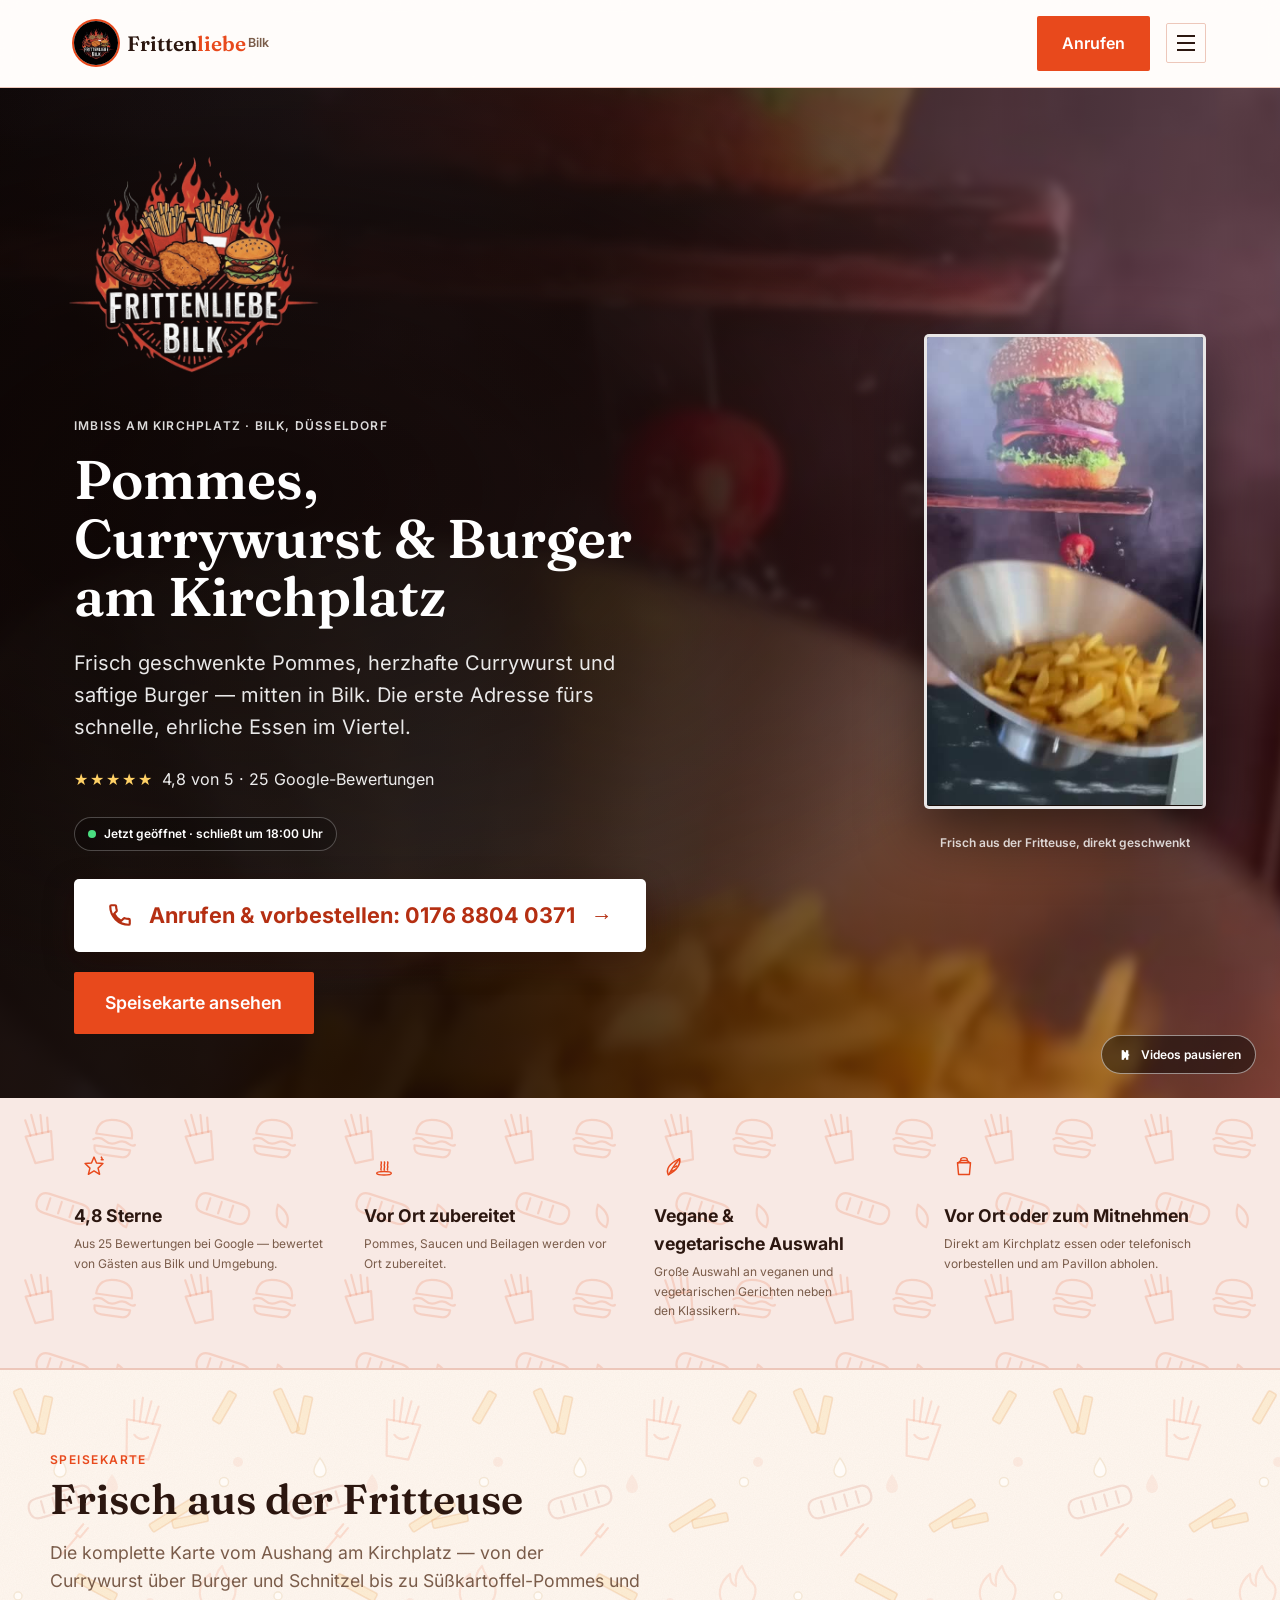
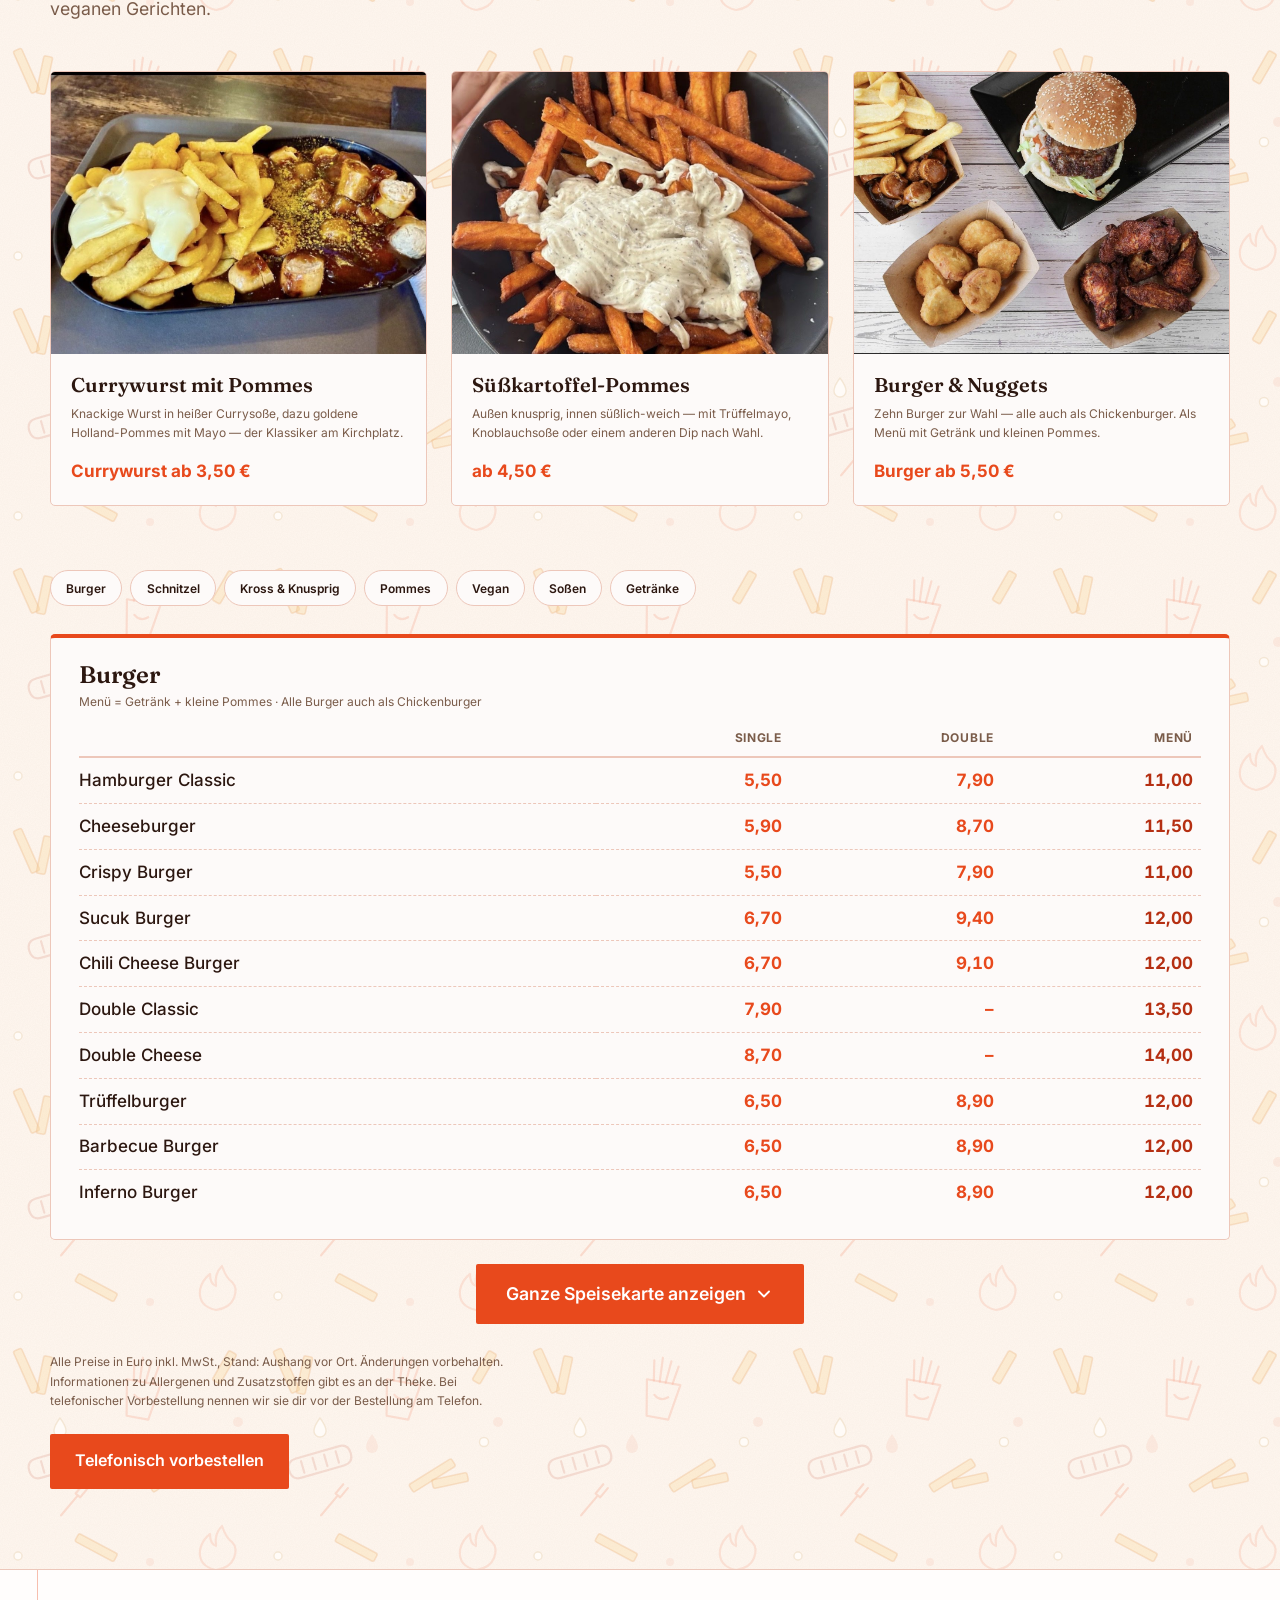
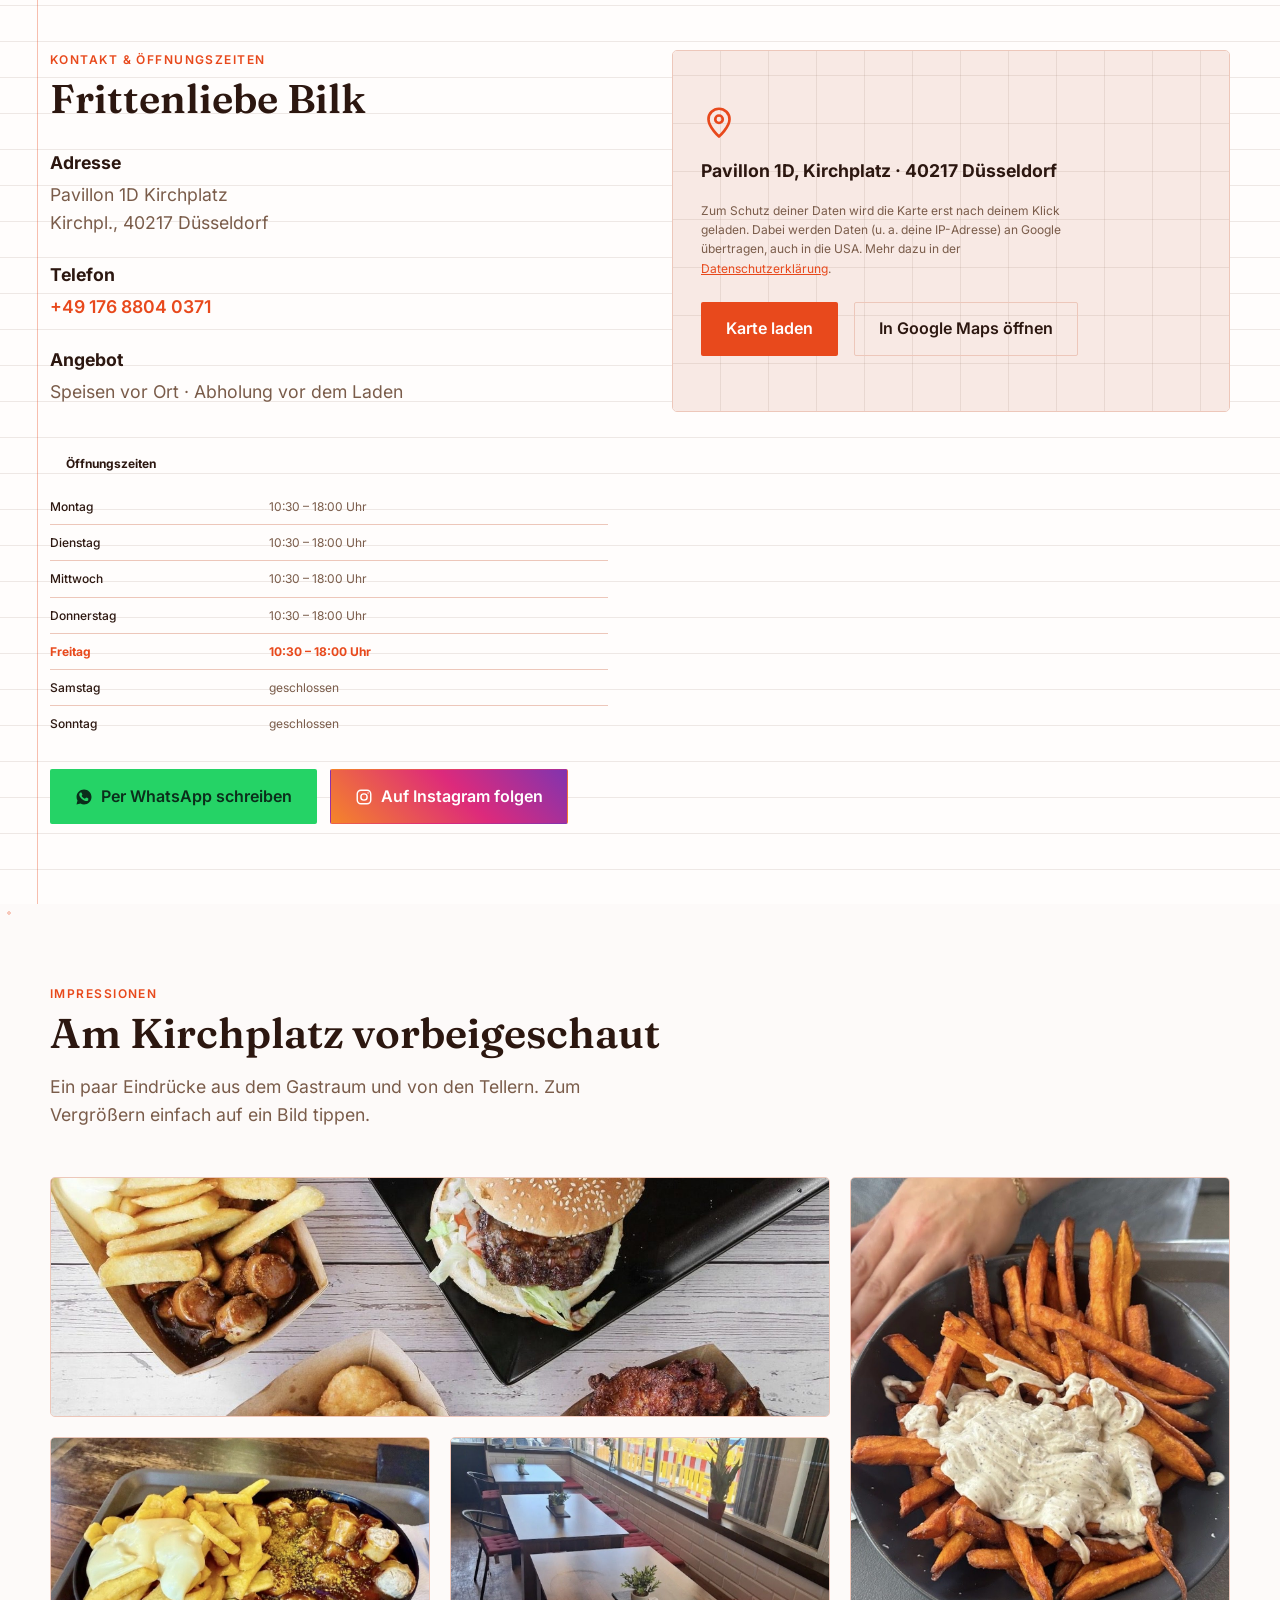
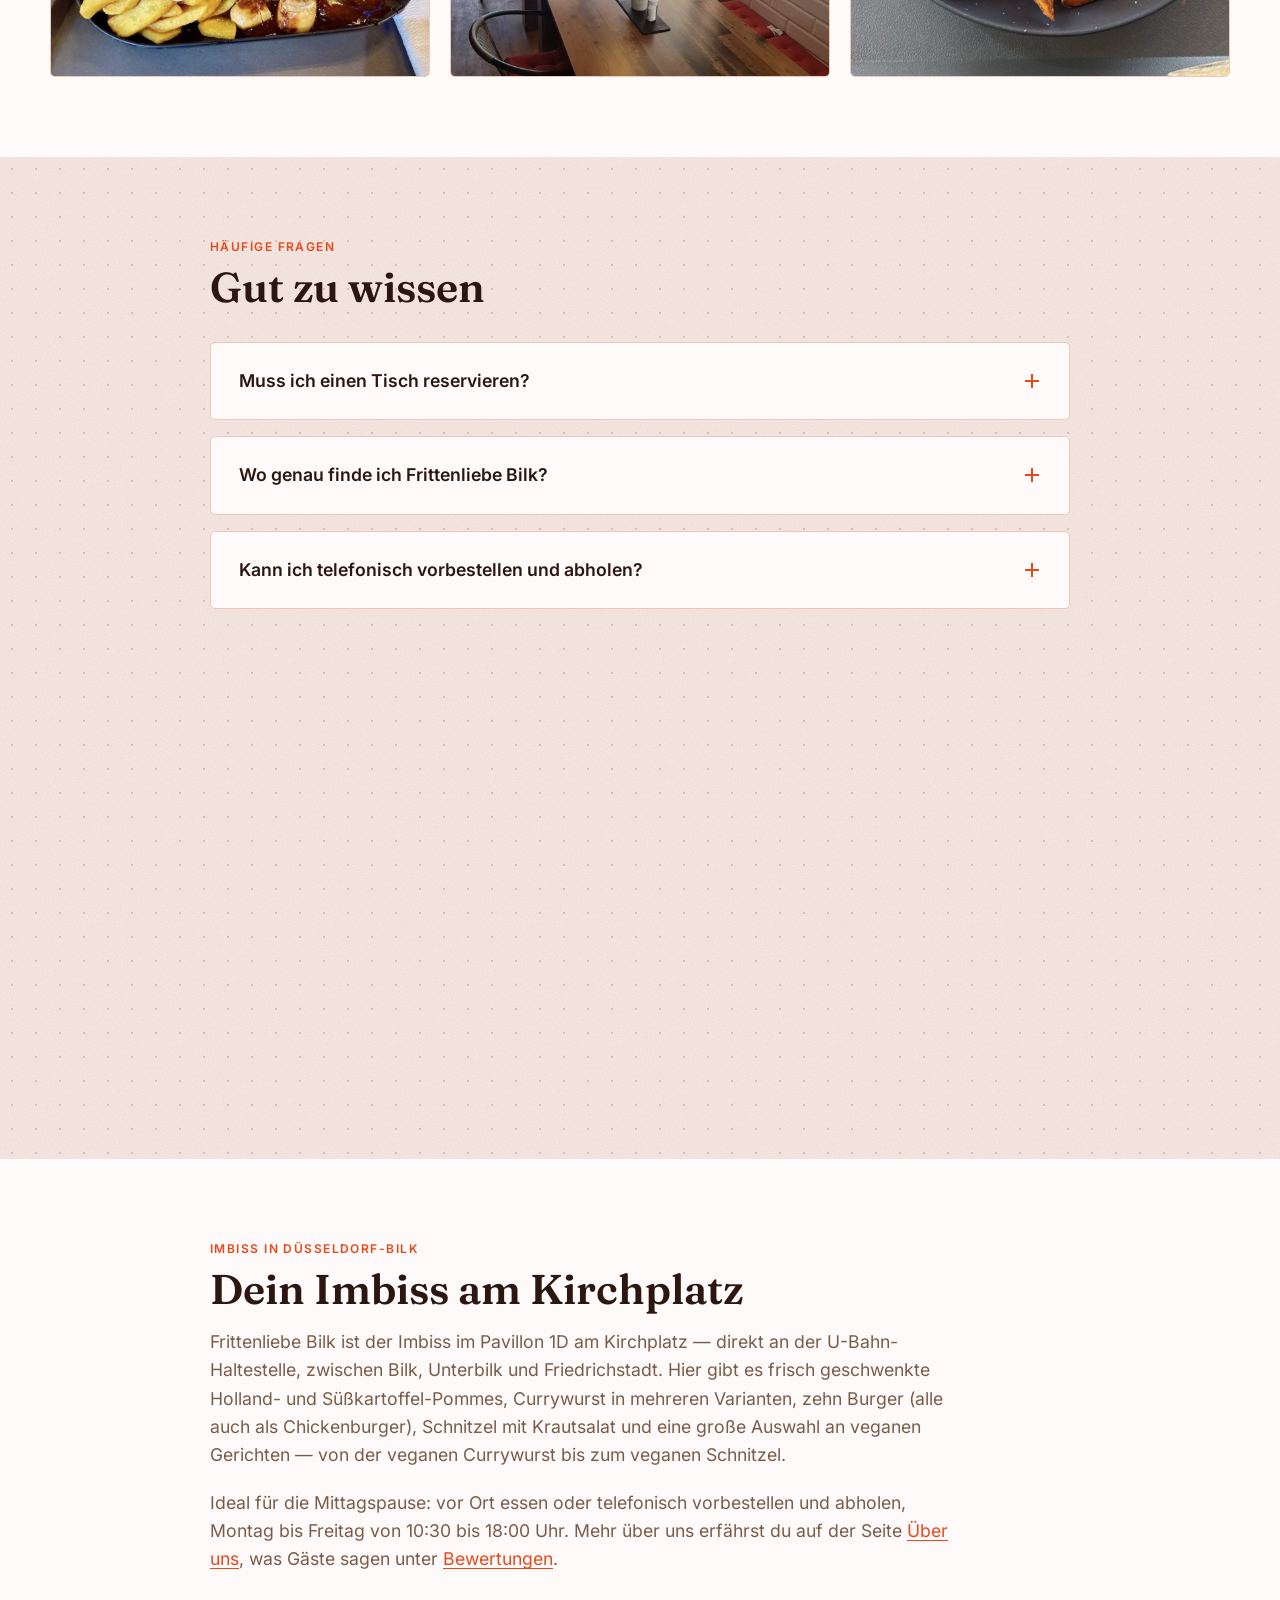
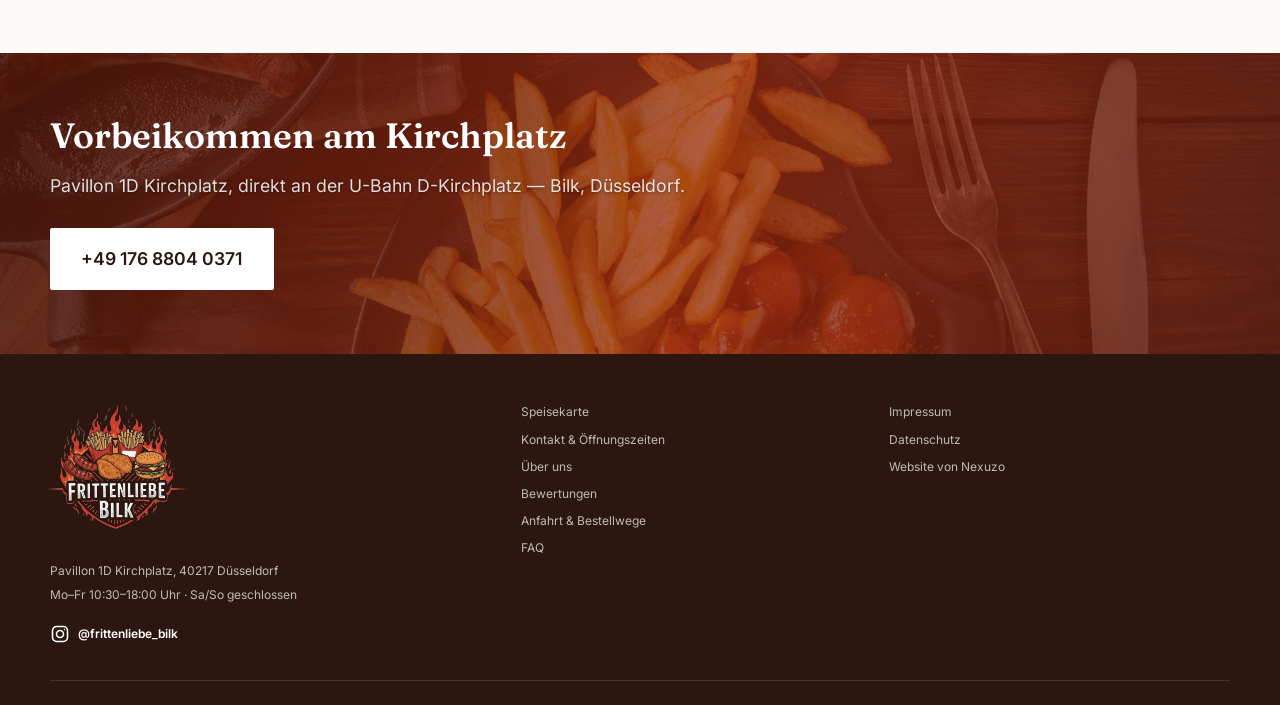
<file: index.html>
<!DOCTYPE html>
<html lang="de">
<head>
<meta charset="UTF-8">
<meta name="viewport" content="width=device-width, initial-scale=1.0">
<title>Frittenliebe Bilk – Pommes, Currywurst &amp; Burger in Düsseldorf</title>
<meta name="description" content="Imbiss am Kirchplatz in Düsseldorf-Bilk: frisch geschwenkte Pommes, Currywurst, Burger, Schnitzel &amp; vegane Gerichte. Mo–Fr 10:30–18 Uhr – jetzt vorbestellen!">
<link rel="stylesheet" href="assets/fonts/fonts.css">
<link rel="stylesheet" href="assets/vendor/open-props.min.css">
<link rel="stylesheet" href="assets/vendor/normalize.min.css">
<link rel="stylesheet" href="style.css">
<link rel="icon" type="image/png" sizes="48x48" href="/icon-48.png">
<link rel="icon" type="image/png" sizes="96x96" href="/icon-96.png">
<link rel="icon" type="image/png" sizes="192x192" href="/icon-192.png">
<link rel="apple-touch-icon" href="/apple-touch-icon.png">
<!-- SEO -->
<meta name="robots" content="index, follow, max-image-preview:large, max-snippet:-1">
<link rel="canonical" href="https://www.frittenliebe-bilk.de/">
<link rel="alternate" hreflang="de" href="https://www.frittenliebe-bilk.de/">
<meta name="theme-color" content="#e8491c">
<link rel="manifest" href="/site.webmanifest">
<meta property="og:type" content="restaurant.restaurant">
<meta property="og:locale" content="de_DE">
<meta property="og:site_name" content="Frittenliebe Bilk">
<meta property="og:title" content="Frittenliebe Bilk – Pommes, Currywurst &amp; Burger in Düsseldorf">
<meta property="og:description" content="Imbiss am Kirchplatz in Düsseldorf-Bilk: frisch geschwenkte Pommes, Currywurst, Burger, Schnitzel &amp; vegane Gerichte. Mo–Fr 10:30–18 Uhr – jetzt vorbestellen!">
<meta property="og:url" content="https://www.frittenliebe-bilk.de/">
<meta property="og:image" content="https://www.frittenliebe-bilk.de/og-frittenliebe-bilk.jpg">
<meta property="og:image:width" content="1200">
<meta property="og:image:height" content="630">
<meta property="og:image:alt" content="Logo von Frittenliebe Bilk neben Currywurst mit Pommes">
<meta name="twitter:card" content="summary_large_image">
<meta name="twitter:title" content="Frittenliebe Bilk – Pommes, Currywurst &amp; Burger in Düsseldorf">
<meta name="twitter:description" content="Imbiss am Kirchplatz in Düsseldorf-Bilk: frisch geschwenkte Pommes, Currywurst, Burger, Schnitzel &amp; vegane Gerichte. Mo–Fr 10:30–18 Uhr – jetzt vorbestellen!">
<meta name="twitter:image" content="https://www.frittenliebe-bilk.de/og-frittenliebe-bilk.jpg">
<meta name="geo.region" content="DE-NW">
<meta name="geo.placename" content="Düsseldorf">
<meta name="geo.position" content="51.2136947;6.7757823">
<meta name="ICBM" content="51.2136947, 6.7757823">
<link rel="preload" href="assets/fonts/fraunces-latin-700-normal.woff2" as="font" type="font/woff2" crossorigin>
<link rel="preload" href="assets/fonts/inter-latin-400-normal.woff2" as="font" type="font/woff2" crossorigin>
<script type="application/ld+json">
{"@context":"https://schema.org","@graph":[{"@type":"WebSite","@id":"https://www.frittenliebe-bilk.de/#website","url":"https://www.frittenliebe-bilk.de/","name":"Frittenliebe Bilk","inLanguage":"de-DE","publisher":{"@id":"https://www.frittenliebe-bilk.de/#restaurant"}},{"@type":["FastFoodRestaurant","LocalBusiness"],"@id":"https://www.frittenliebe-bilk.de/#restaurant","name":"Frittenliebe Bilk","alternateName":"Frittenliebe Düsseldorf-Bilk","description":"Imbiss am Kirchplatz in Düsseldorf-Bilk mit frisch geschwenkten Pommes, Currywurst, Burgern, Schnitzeln und einer großen Auswahl an veganen und vegetarischen Gerichten. Speisen vor Ort oder Abholung.","url":"https://www.frittenliebe-bilk.de/","telephone":"+49 176 88040371","image":["https://www.frittenliebe-bilk.de/og-frittenliebe-bilk.jpg","https://www.frittenliebe-bilk.de/assets/currywurst-pommes.jpg","https://www.frittenliebe-bilk.de/assets/innenraum.jpg","https://www.frittenliebe-bilk.de/assets/klassiker-auswahl.jpg"],"logo":"https://www.frittenliebe-bilk.de/logo-thumb.jpg","priceRange":"€","currenciesAccepted":"EUR","servesCuisine":["Imbiss","Pommes","Currywurst","Burger","Schnitzel","Vegan","Vegetarisch"],"acceptsReservations":false,"hasMenu":{"@id":"https://www.frittenliebe-bilk.de/#speisekarte"},"address":{"@type":"PostalAddress","streetAddress":"Pavillon 1D, Kirchplatz","postalCode":"40217","addressLocality":"Düsseldorf","addressRegion":"Nordrhein-Westfalen","addressCountry":"DE"},"geo":{"@type":"GeoCoordinates","latitude":51.2136947,"longitude":6.7757823},"hasMap":"https://www.google.com/maps?cid=3278894309455236328","openingHoursSpecification":[{"@type":"OpeningHoursSpecification","dayOfWeek":["Monday","Tuesday","Wednesday","Thursday","Friday"],"opens":"10:30","closes":"18:00"}],"areaServed":[{"@type":"Place","name":"Düsseldorf-Bilk"},{"@type":"Place","name":"Düsseldorf-Unterbilk"},{"@type":"Place","name":"Düsseldorf-Friedrichstadt"}],"sameAs":["https://www.instagram.com/frittenliebe_bilk/","https://www.google.com/maps?cid=3278894309455236328"]},{"@type":"Menu","@id":"https://www.frittenliebe-bilk.de/#speisekarte","name":"Speisekarte Frittenliebe Bilk","url":"https://www.frittenliebe-bilk.de/#speisekarte","inLanguage":"de","description":"Alle Preise in Euro inkl. MwSt., Stand: Aushang vor Ort. Änderungen vorbehalten.","hasMenuSection":[{"@type":"MenuSection","name":"Burger","hasMenuItem":[{"@type":"MenuItem","name":"Hamburger Classic","offers":[{"@type":"Offer","name":"Single","price":"5.50","priceCurrency":"EUR"},{"@type":"Offer","name":"Double","price":"7.90","priceCurrency":"EUR"},{"@type":"Offer","name":"Menü","price":"11.00","priceCurrency":"EUR"}]},{"@type":"MenuItem","name":"Cheeseburger","offers":[{"@type":"Offer","name":"Single","price":"5.90","priceCurrency":"EUR"},{"@type":"Offer","name":"Double","price":"8.70","priceCurrency":"EUR"},{"@type":"Offer","name":"Menü","price":"11.50","priceCurrency":"EUR"}]},{"@type":"MenuItem","name":"Crispy Burger","offers":[{"@type":"Offer","name":"Single","price":"5.50","priceCurrency":"EUR"},{"@type":"Offer","name":"Double","price":"7.90","priceCurrency":"EUR"},{"@type":"Offer","name":"Menü","price":"11.00","priceCurrency":"EUR"}]},{"@type":"MenuItem","name":"Sucuk Burger","offers":[{"@type":"Offer","name":"Single","price":"6.70","priceCurrency":"EUR"},{"@type":"Offer","name":"Double","price":"9.40","priceCurrency":"EUR"},{"@type":"Offer","name":"Menü","price":"12.00","priceCurrency":"EUR"}]},{"@type":"MenuItem","name":"Chili Cheese Burger","offers":[{"@type":"Offer","name":"Single","price":"6.70","priceCurrency":"EUR"},{"@type":"Offer","name":"Double","price":"9.10","priceCurrency":"EUR"},{"@type":"Offer","name":"Menü","price":"12.00","priceCurrency":"EUR"}]},{"@type":"MenuItem","name":"Double Classic","offers":[{"@type":"Offer","name":"Single","price":"7.90","priceCurrency":"EUR"},{"@type":"Offer","name":"Menü","price":"13.50","priceCurrency":"EUR"}]},{"@type":"MenuItem","name":"Double Cheese","offers":[{"@type":"Offer","name":"Single","price":"8.70","priceCurrency":"EUR"},{"@type":"Offer","name":"Menü","price":"14.00","priceCurrency":"EUR"}]},{"@type":"MenuItem","name":"Trüffelburger","offers":[{"@type":"Offer","name":"Single","price":"6.50","priceCurrency":"EUR"},{"@type":"Offer","name":"Double","price":"8.90","priceCurrency":"EUR"},{"@type":"Offer","name":"Menü","price":"12.00","priceCurrency":"EUR"}]},{"@type":"MenuItem","name":"Barbecue Burger","offers":[{"@type":"Offer","name":"Single","price":"6.50","priceCurrency":"EUR"},{"@type":"Offer","name":"Double","price":"8.90","priceCurrency":"EUR"},{"@type":"Offer","name":"Menü","price":"12.00","priceCurrency":"EUR"}]},{"@type":"MenuItem","name":"Inferno Burger","offers":[{"@type":"Offer","name":"Single","price":"6.50","priceCurrency":"EUR"},{"@type":"Offer","name":"Double","price":"8.90","priceCurrency":"EUR"},{"@type":"Offer","name":"Menü","price":"12.00","priceCurrency":"EUR"}]}],"description":"Menü = Getränk + kleine Pommes · Alle Burger auch als Chickenburger"},{"@type":"MenuSection","name":"Schnitzel","hasMenuItem":[{"@type":"MenuItem","name":"Schnitzel Classic Wiener Art","offers":{"@type":"Offer","price":"9.90","priceCurrency":"EUR"}},{"@type":"MenuItem","name":"Jägerschnitzel","offers":{"@type":"Offer","price":"11.90","priceCurrency":"EUR"}},{"@type":"MenuItem","name":"Balkanschnitzel","offers":{"@type":"Offer","price":"11.90","priceCurrency":"EUR"}},{"@type":"MenuItem","name":"Schnitzel Inferno","offers":{"@type":"Offer","price":"11.90","priceCurrency":"EUR"}},{"@type":"MenuItem","name":"Schnitzel Hollandaise","offers":{"@type":"Offer","price":"11.90","priceCurrency":"EUR"}},{"@type":"MenuItem","name":"Chili Cheese Schnitzel","offers":{"@type":"Offer","price":"11.90","priceCurrency":"EUR"}},{"@type":"MenuItem","name":"Schnitzel ohne alles","offers":{"@type":"Offer","price":"5.90","priceCurrency":"EUR"}}],"description":"mit kleinen Pommes + Krautsalat"},{"@type":"MenuSection","name":"Vegan & vegetarisch","hasMenuItem":[{"@type":"MenuItem","name":"Vegane Currywurst","offers":{"@type":"Offer","price":"3.80","priceCurrency":"EUR"},"suitableForDiet":"https://schema.org/VeganDiet"},{"@type":"MenuItem","name":"Vegane Bratwurst","offers":{"@type":"Offer","price":"3.20","priceCurrency":"EUR"},"suitableForDiet":"https://schema.org/VeganDiet"},{"@type":"MenuItem","name":"Vegane Bratwurst + Brötchen","offers":{"@type":"Offer","price":"3.50","priceCurrency":"EUR"},"suitableForDiet":"https://schema.org/VeganDiet"},{"@type":"MenuItem","name":"Veganes Schnitzel","offers":{"@type":"Offer","price":"12.50","priceCurrency":"EUR"},"description":"mit Pommes + Krautsalat","suitableForDiet":"https://schema.org/VeganDiet"},{"@type":"MenuItem","name":"Veganer Burger","offers":{"@type":"Offer","price":"6.50","priceCurrency":"EUR"},"suitableForDiet":"https://schema.org/VeganDiet"},{"@type":"MenuItem","name":"Veganer Burger Menü","offers":{"@type":"Offer","price":"12.00","priceCurrency":"EUR"},"suitableForDiet":"https://schema.org/VeganDiet"},{"@type":"MenuItem","name":"Vegane Mayo","offers":{"@type":"Offer","price":"1.00","priceCurrency":"EUR"},"suitableForDiet":"https://schema.org/VeganDiet"}]},{"@type":"MenuSection","name":"Kross & Knusprig","hasMenuItem":[{"@type":"MenuItem","name":"Currywurst","offers":{"@type":"Offer","price":"3.50","priceCurrency":"EUR"}},{"@type":"MenuItem","name":"Currywurst scharf (Inferno)","offers":{"@type":"Offer","price":"3.50","priceCurrency":"EUR"}},{"@type":"MenuItem","name":"Bratwurst","offers":{"@type":"Offer","price":"3.00","priceCurrency":"EUR"}},{"@type":"MenuItem","name":"Bratwurst mit Brötchen","offers":{"@type":"Offer","price":"3.30","priceCurrency":"EUR"}},{"@type":"MenuItem","name":"Balkanwurst","offers":{"@type":"Offer","price":"3.90","priceCurrency":"EUR"}},{"@type":"MenuItem","name":"Jägerwurst","offers":{"@type":"Offer","price":"3.90","priceCurrency":"EUR"}},{"@type":"MenuItem","name":"Frikadelle","offers":{"@type":"Offer","price":"3.00","priceCurrency":"EUR"}},{"@type":"MenuItem","name":"Frikadelle + Brötchen","offers":{"@type":"Offer","price":"3.50","priceCurrency":"EUR"}},{"@type":"MenuItem","name":"Curryfrikadelle","offers":{"@type":"Offer","price":"3.80","priceCurrency":"EUR"}},{"@type":"MenuItem","name":"Balkanfrikadelle","offers":{"@type":"Offer","price":"4.50","priceCurrency":"EUR"}},{"@type":"MenuItem","name":"Jägerfrikadelle","offers":{"@type":"Offer","price":"4.50","priceCurrency":"EUR"}},{"@type":"MenuItem","name":"Frikadelle Spezial","offers":{"@type":"Offer","price":"4.50","priceCurrency":"EUR"}},{"@type":"MenuItem","name":"Frikandel","offers":{"@type":"Offer","price":"2.40","priceCurrency":"EUR"}},{"@type":"MenuItem","name":"Frikandel Inferno","offers":{"@type":"Offer","price":"3.50","priceCurrency":"EUR"}},{"@type":"MenuItem","name":"Frikandel Spezial","offers":{"@type":"Offer","price":"3.90","priceCurrency":"EUR"}},{"@type":"MenuItem","name":"6er Nuggets + 1 Soße","offers":{"@type":"Offer","price":"5.20","priceCurrency":"EUR"}},{"@type":"MenuItem","name":"9er Nuggets + 1 Soße","offers":{"@type":"Offer","price":"6.80","priceCurrency":"EUR"}}]},{"@type":"MenuSection","name":"Pommes","hasMenuItem":[{"@type":"MenuItem","name":"Holland Pommes","offers":[{"@type":"Offer","name":"klein","price":"3.30","priceCurrency":"EUR"},{"@type":"Offer","name":"mittel","price":"3.90","priceCurrency":"EUR"},{"@type":"Offer","name":"groß","price":"4.70","priceCurrency":"EUR"}]},{"@type":"MenuItem","name":"Süßkartoffel-Pommes","offers":[{"@type":"Offer","name":"klein","price":"4.50","priceCurrency":"EUR"},{"@type":"Offer","name":"mittel","price":"5.10","priceCurrency":"EUR"},{"@type":"Offer","name":"groß","price":"5.90","priceCurrency":"EUR"}]},{"@type":"MenuItem","name":"Halbe-Halbe","offers":[{"@type":"Offer","name":"mittel","price":"4.70","priceCurrency":"EUR"},{"@type":"Offer","name":"groß","price":"5.70","priceCurrency":"EUR"}],"description":"halb Holland, halb Süßkartoffel"}]},{"@type":"MenuSection","name":"Toppings & Salate","hasMenuItem":[{"@type":"MenuItem","name":"Frische Zwiebeln","offers":{"@type":"Offer","price":"0.50","priceCurrency":"EUR"}},{"@type":"MenuItem","name":"Röstzwiebeln","offers":{"@type":"Offer","price":"0.50","priceCurrency":"EUR"}},{"@type":"MenuItem","name":"Jalapeños","offers":{"@type":"Offer","price":"0.80","priceCurrency":"EUR"}},{"@type":"MenuItem","name":"Krautsalat","offers":{"@type":"Offer","price":"2.50","priceCurrency":"EUR"}},{"@type":"MenuItem","name":"Gurkensalat","offers":[{"@type":"Offer","name":"klein","price":"3.00","priceCurrency":"EUR"},{"@type":"Offer","name":"groß","price":"4.50","priceCurrency":"EUR"}],"description":"mit Sahne und Mayo · kl. / gr."},{"@type":"MenuItem","name":"Nudelsalat","offers":[{"@type":"Offer","name":"klein","price":"3.00","priceCurrency":"EUR"},{"@type":"Offer","name":"groß","price":"4.50","priceCurrency":"EUR"}],"description":"mit Sahne und Mayo · kl. / gr."},{"@type":"MenuItem","name":"Tzatziki","offers":[{"@type":"Offer","name":"klein","price":"3.00","priceCurrency":"EUR"},{"@type":"Offer","name":"groß","price":"4.50","priceCurrency":"EUR"}],"description":"kl. / gr."}]},{"@type":"MenuSection","name":"Soßen","hasMenuItem":[{"@type":"MenuItem","name":"Ketchup oder Mayo","offers":{"@type":"Offer","price":"0.80","priceCurrency":"EUR"}},{"@type":"MenuItem","name":"Curryketchup","offers":{"@type":"Offer","price":"0.80","priceCurrency":"EUR"}},{"@type":"MenuItem","name":"Inferno (scharf)","offers":{"@type":"Offer","price":"1.10","priceCurrency":"EUR"}},{"@type":"MenuItem","name":"Joppiesoße","offers":{"@type":"Offer","price":"1.10","priceCurrency":"EUR"}},{"@type":"MenuItem","name":"Heiße Currysoße","offers":{"@type":"Offer","price":"1.10","priceCurrency":"EUR"}},{"@type":"MenuItem","name":"Sour Creme","offers":{"@type":"Offer","price":"1.10","priceCurrency":"EUR"}},{"@type":"MenuItem","name":"Samurai","offers":{"@type":"Offer","price":"1.10","priceCurrency":"EUR"}},{"@type":"MenuItem","name":"Knoblauchsoße","offers":{"@type":"Offer","price":"1.10","priceCurrency":"EUR"}},{"@type":"MenuItem","name":"Sweet Chili","offers":{"@type":"Offer","price":"1.10","priceCurrency":"EUR"}},{"@type":"MenuItem","name":"Andalouse","offers":{"@type":"Offer","price":"1.10","priceCurrency":"EUR"}},{"@type":"MenuItem","name":"Barbecue","offers":{"@type":"Offer","price":"1.60","priceCurrency":"EUR"}},{"@type":"MenuItem","name":"Trüffelmayo","offers":{"@type":"Offer","price":"1.60","priceCurrency":"EUR"}},{"@type":"MenuItem","name":"Käsesoße","offers":{"@type":"Offer","price":"2.00","priceCurrency":"EUR"}},{"@type":"MenuItem","name":"Jägersoße","offers":{"@type":"Offer","price":"2.00","priceCurrency":"EUR"}},{"@type":"MenuItem","name":"Balkansoße","offers":{"@type":"Offer","price":"2.10","priceCurrency":"EUR"}},{"@type":"MenuItem","name":"Chili Cheese","offers":{"@type":"Offer","price":"2.10","priceCurrency":"EUR"}},{"@type":"MenuItem","name":"Spezial","offers":{"@type":"Offer","price":"2.00","priceCurrency":"EUR"}},{"@type":"MenuItem","name":"Hollandaise","offers":{"@type":"Offer","price":"2.00","priceCurrency":"EUR"}},{"@type":"MenuItem","name":"Tzatziki","offers":{"@type":"Offer","price":"2.00","priceCurrency":"EUR"}}]},{"@type":"MenuSection","name":"Getränke","hasMenuItem":[{"@type":"MenuItem","name":"Coca-Cola / Coca-Cola Zero","offers":{"@type":"Offer","price":"2.25","priceCurrency":"EUR"}},{"@type":"MenuItem","name":"Fanta oder Sprite","offers":{"@type":"Offer","price":"2.25","priceCurrency":"EUR"}},{"@type":"MenuItem","name":"Mezzo Mix oder Lift","offers":{"@type":"Offer","price":"2.25","priceCurrency":"EUR"}},{"@type":"MenuItem","name":"ViO Medium / Still","offers":{"@type":"Offer","price":"2.25","priceCurrency":"EUR"}},{"@type":"MenuItem","name":"Fuzetea Pfirsich / Zitrone","offers":{"@type":"Offer","price":"2.25","priceCurrency":"EUR"}}],"description":"Alle Getränke zzgl. 0,25 € Pfand"}]},{"@type":"FAQPage","@id":"https://www.frittenliebe-bilk.de/#faq","mainEntity":[{"@type":"Question","name":"Muss ich einen Tisch reservieren?","acceptedAnswer":{"@type":"Answer","text":"Nein, eine Reservierung ist nicht nötig. Für größere Vorbestellungen einfach kurz anrufen."}},{"@type":"Question","name":"Wo genau finde ich Frittenliebe Bilk?","acceptedAnswer":{"@type":"Answer","text":"Im Pavillon 1D am Kirchplatz, 40217 Düsseldorf — direkt an der U-Bahn-Haltestelle Kirchplatz, zwischen Bilk, Unterbilk und Friedrichstadt. Alle Wege dorthin findest du unter Anfahrt & Bestellwege."}},{"@type":"Question","name":"Kann ich telefonisch vorbestellen und abholen?","acceptedAnswer":{"@type":"Answer","text":"Ja. Ruf einfach unter 0176 8804 0371 an und hol dein Essen dann direkt am Pavillon am Kirchplatz ab."}},{"@type":"Question","name":"Gibt es vegane oder vegetarische Optionen?","acceptedAnswer":{"@type":"Answer","text":"Ja, neben den klassischen Gerichten gibt es eine große Auswahl an veganen und vegetarischen Speisen."}},{"@type":"Question","name":"Wo kann ich parken?","acceptedAnswer":{"@type":"Answer","text":"Das Parkhaus Q-Park Kirchplatz liegt direkt in der Nähe. Alternativ ist der Pavillon gut mit der U-Bahn erreichbar."}},{"@type":"Question","name":"Wie sind die Öffnungszeiten am Wochenende?","acceptedAnswer":{"@type":"Answer","text":"Samstag und Sonntag bleibt Frittenliebe Bilk geschlossen. Geöffnet ist Montag bis Freitag von 10:30 bis 18:00 Uhr."}},{"@type":"Question","name":"Was kostet eine Currywurst mit Pommes?","acceptedAnswer":{"@type":"Answer","text":"Die Currywurst gibt es ab 3,50 €, kleine Holland-Pommes ab 3,30 €. Alle Preise stehen in der Speisekarte oben auf dieser Seite."}},{"@type":"Question","name":"Nehmt ihr Kartenzahlung an?","acceptedAnswer":{"@type":"Answer","text":"Am besten kurz vor Ort oder telefonisch nachfragen — die akzeptierten Zahlungsarten können sich ändern."}}]},{"@type":"WebPage","@id":"https://www.frittenliebe-bilk.de/#webpage","url":"https://www.frittenliebe-bilk.de/","name":"Frittenliebe Bilk – Pommes, Currywurst & Burger in Düsseldorf","description":"Imbiss am Kirchplatz in Düsseldorf-Bilk: frisch geschwenkte Pommes, Currywurst, Burger, Schnitzel & vegane Gerichte. Mo–Fr 10:30–18 Uhr – jetzt vorbestellen!","isPartOf":{"@id":"https://www.frittenliebe-bilk.de/#website"},"about":{"@id":"https://www.frittenliebe-bilk.de/#restaurant"},"primaryImageOfPage":"https://www.frittenliebe-bilk.de/og-frittenliebe-bilk.jpg","inLanguage":"de-DE","dateModified":"2026-10-04"}]}
</script>
<!-- /SEO -->
</head>
<body>

<a class="skip-link" href="#main">Zum Inhalt springen</a>

<header class="nav" id="top">
  <div class="nav__inner">
    <a class="nav__logo" href="#top"><img class="nav__logo-img" src="assets/logo-square.jpg" alt="" width="44" height="44">Fritten<span>liebe</span> <small>Bilk</small></a>
    <div class="nav__actions">
      <a class="btn btn--primary nav__call" href="tel:+4917688040371">Anrufen</a>
      <button class="nav__toggle" id="nav-toggle" aria-expanded="false" aria-controls="nav-links" aria-label="Menü öffnen">
        <span></span><span></span><span></span>
      </button>
    </div>
  </div>
  <nav class="nav__menu" id="nav-links" aria-label="Hauptmenü">
    <div class="nav__menu-inner">
      <div class="nav__group">
        <p class="nav__group-title">Startseite</p>
        <a href="#speisekarte">Speisekarte</a>
        <a href="#kontakt">Kontakt &amp; Öffnungszeiten</a>
        <a href="#galerie">Impressionen</a>
        <a href="#faq">FAQ</a>
      </div>
      <div class="nav__group">
        <p class="nav__group-title">Mehr entdecken</p>
        <a href="ueber-uns.html">Über uns</a>
        <a href="bewertungen.html">Bewertungen</a>
        <a href="anfahrt.html">Anfahrt &amp; Bestellwege</a>
      </div>
      <a class="nav__insta" href="https://www.instagram.com/frittenliebe_bilk/" target="_blank" rel="noopener">
        <svg viewBox="0 0 24 24" fill="none" stroke="currentColor" stroke-width="1.9" stroke-linecap="round" stroke-linejoin="round" aria-hidden="true"><rect x="3" y="3" width="18" height="18" rx="5"/><circle cx="12" cy="12" r="4.2"/><circle cx="17.4" cy="6.6" r="0.9" fill="currentColor" stroke="none"/></svg>
        <span>Folge uns auf Instagram <strong>@frittenliebe_bilk</strong></span>
      </a>
    </div>
  </nav>
</header>

<main id="main">

  <section class="hero">
    <video class="hero__video" id="hero-video" autoplay muted loop playsinline preload="metadata"
      poster="assets/hero-currywurst-poster.jpg"
      data-src-wide="assets/hero-currywurst.mp4"
      data-src-narrow="assets/pommes-shake.mp4"
      data-poster-narrow="assets/pommes-shake-poster.jpg"
      aria-hidden="true"></video>
    <div class="hero__bg" aria-hidden="true"></div>
    <button class="hero__pause" id="hero-pause" type="button" aria-pressed="false">
      <svg viewBox="0 0 24 24" fill="currentColor" aria-hidden="true"><path data-icon-pause d="M7 5h3.5v14H7zM13.5 5H17v14h-3.5z"/><path data-icon-play d="M8 5l11 7-11 7z" hidden/></svg>
      <span data-label>Videos pausieren</span>
    </button>
    <div class="hero__inner">
    <div class="hero__content reveal-scale">
      <img class="hero__logo" src="assets/logo.png" alt="Logo von Frittenliebe Bilk – Imbiss am Kirchplatz Düsseldorf" width="560" height="534" fetchpriority="high">
      <p class="hero__eyebrow">Imbiss am Kirchplatz · Bilk, Düsseldorf</p>
      <h1 class="hero__title"><span class="visually-hidden">Frittenliebe Bilk – </span>Pommes, Currywurst &amp; Burger am Kirchplatz</h1>
      <p class="hero__sub">Frisch geschwenkte Pommes, herzhafte Currywurst und saftige Burger — mitten in Bilk. Die erste Adresse fürs schnelle, ehrliche Essen im Viertel.</p>

      <div class="hero__meta">
        <div class="hero__rating">
          <span class="hero__stars" aria-hidden="true">★★★★★</span>
          <span>4,8 von 5 · 25 Google-Bewertungen</span>
        </div>
        <p class="hero__status" id="hero-status" data-status-badge>
          <span class="hero__status-dot" aria-hidden="true"></span>
          <span data-status-text>Mo–Fr 10:30–18:00 Uhr</span>
        </p>
      </div>

      <a class="btn btn--order" href="tel:+4917688040371">
        <svg class="btn__order-icon" viewBox="0 0 24 24" fill="none" stroke="currentColor" stroke-width="2" stroke-linecap="round" stroke-linejoin="round" aria-hidden="true"><path d="M6.6 10.8c1.4 2.8 3.8 5.2 6.6 6.6l2.2-2.2c.3-.3.7-.4 1-.2 1.1.4 2.3.6 3.6.6.6 0 1 .4 1 1V20c0 .6-.4 1-1 1C10.6 21 3 13.4 3 4c0-.6.4-1 1-1h3.4c.6 0 1 .4 1 1 0 1.3.2 2.5.6 3.6.1.4 0 .8-.2 1l-2.2 2.2z"/></svg>
        <span>Anrufen &amp; vorbestellen: 0176 8804 0371</span>
        <span class="btn__order-arrow" aria-hidden="true">→</span>
      </a>

      <div class="hero__actions">
        <a class="btn btn--primary btn--lg" href="#speisekarte">Speisekarte ansehen</a>
      </div>
    </div>

    <figure class="hero__clip reveal-scale">
      <video class="hero__clip-video" autoplay muted loop playsinline preload="metadata" poster="assets/pommes-shake-poster.jpg" aria-label="Video: Frische Pommes werden in der Schwenkschüssel gesalzen">
        <source src="assets/pommes-shake.mp4" type="video/mp4">
      </video>
      <figcaption>Frisch aus der Fritteuse, direkt geschwenkt</figcaption>
    </figure>
    </div>
  </section>

  <section class="usp" aria-label="Auf einen Blick">
    <div class="usp__inner">
      <div class="usp__item reveal-item">
        <span class="usp__icon" aria-hidden="true">
          <svg viewBox="0 0 32 32" fill="none" stroke="currentColor" stroke-width="1.8" stroke-linecap="round" stroke-linejoin="round">
            <path d="M16 5l3.1 7.4L27 13l-6 5.6 1.9 7.6L16 22l-6.9 4.2L11 18.6 5 13l7.9-.6z"/>
            <path d="M25 5l1 2M27.3 8.3h-2.4"/>
          </svg>
        </span>
        <p class="usp__title">4,8 Sterne</p>
        <p class="usp__text">Aus 25 Bewertungen bei Google — bewertet von Gästen aus Bilk und Umgebung.</p>
      </div>
      <div class="usp__item reveal-item">
        <span class="usp__icon" aria-hidden="true">
          <svg viewBox="0 0 32 32" fill="none" stroke="currentColor" stroke-width="1.8" stroke-linecap="round" stroke-linejoin="round">
            <path d="M7 25c0-1.4 4-2.2 9-2.2s9 .8 9 2.2-4 2.2-9 2.2-9-.8-9-2.2z"/>
            <path d="M12.5 21c-1.3-2.3 1-2.6 0-5s1.2-2.7 0-5"/>
            <path d="M16.5 21c-1.3-2.3 1-2.6 0-5s1.2-2.7 0-5"/>
            <path d="M20.5 21c-1.3-2.3 1-2.6 0-5s1.2-2.7 0-5"/>
          </svg>
        </span>
        <p class="usp__title">Vor Ort zubereitet</p>
        <p class="usp__text">Pommes, Saucen und Beilagen werden vor Ort zubereitet.</p>
      </div>
      <div class="usp__item reveal-item">
        <span class="usp__icon" aria-hidden="true">
          <svg viewBox="0 0 32 32" fill="none" stroke="currentColor" stroke-width="1.8" stroke-linecap="round" stroke-linejoin="round">
            <path d="M9 27Q4 16 23 7Q25 18 9 27Z"/>
            <path d="M10 26Q14 18 22 8"/>
            <path d="M13 22.5L16.5 21"/>
            <path d="M16.5 17.5L19.5 16"/>
          </svg>
        </span>
        <p class="usp__title">Vegane &amp; vegetarische Auswahl</p>
        <p class="usp__text">Große Auswahl an veganen und vegetarischen Gerichten neben den Klassikern.</p>
      </div>
      <div class="usp__item reveal-item">
        <span class="usp__icon" aria-hidden="true">
          <svg viewBox="0 0 32 32" fill="none" stroke="currentColor" stroke-width="1.8" stroke-linecap="round" stroke-linejoin="round">
            <path d="M9 12c1.3-1.3 2.7-2.7 4-2.7h6c1.3 0 2.7 1.4 4 2.7"/>
            <path d="M12 9.5V8c0-1.3 1.3-2.3 4-2.3S20 6.7 20 8v1.5"/>
            <path d="M8 12h16l-1.3 14.5H9.3L8 12z"/>
          </svg>
        </span>
        <p class="usp__title">Vor Ort oder zum Mitnehmen</p>
        <p class="usp__text">Direkt am Kirchplatz essen oder telefonisch vorbestellen und am Pavillon abholen.</p>
      </div>
    </div>
  </section>

  <section class="menu" id="speisekarte">
    <div class="menu__inner">
      <div class="menu__header">
        <p class="section-eyebrow">Speisekarte</p>
        <h2 class="section-title">Frisch aus der Fritteuse</h2>
        <p class="section-lead">Die komplette Karte vom Aushang am Kirchplatz — von der Currywurst über Burger und Schnitzel bis zu Süßkartoffel-Pommes und veganen Gerichten.</p>
      </div>

      <div class="menu__grid">
        <article class="menu__card reveal-item">
          <img class="menu__card-media" src="assets/currywurst-pommes.jpg" alt="Currywurst mit Currysoße und Pommes mit Mayo auf einem schwarzen Teller" width="1124" height="753" loading="lazy">
          <div class="menu__card-body">
            <h3>Currywurst mit Pommes</h3>
            <p>Knackige Wurst in heißer Currysoße, dazu goldene Holland-Pommes mit Mayo — der Klassiker am Kirchplatz.</p>
            <span class="menu__card-price">Currywurst ab 3,50 €</span>
          </div>
        </article>
        <article class="menu__card reveal-item">
          <img class="menu__card-media" src="assets/suesskartoffel-pommes.jpg" alt="Süßkartoffel-Pommes mit heller Soße in einer schwarzen Schale" width="1124" height="1496" loading="lazy">
          <div class="menu__card-body">
            <h3>Süßkartoffel-Pommes</h3>
            <p>Außen knusprig, innen süßlich-weich — mit Trüffelmayo, Knoblauchsoße oder einem anderen Dip nach Wahl.</p>
            <span class="menu__card-price">ab 4,50 €</span>
          </div>
        </article>
        <article class="menu__card reveal-item">
          <img class="menu__card-media menu__card-media--burger" src="assets/klassiker-auswahl.jpg" alt="Burger, Chicken Nuggets und Pommes Currywurst in Pappschalen auf Holz" width="1439" height="961" loading="lazy">
          <div class="menu__card-body">
            <h3>Burger &amp; Nuggets</h3>
            <p>Zehn Burger zur Wahl — alle auch als Chickenburger. Als Menü mit Getränk und kleinen Pommes.</p>
            <span class="menu__card-price">Burger ab 5,50 €</span>
          </div>
        </article>
      </div>

      <nav class="menu__jump" aria-label="Kategorien der Speisekarte">
        <a href="#karte-burger">Burger</a>
        <a href="#karte-schnitzel">Schnitzel</a>
        <a href="#karte-kross">Kross &amp; Knusprig</a>
        <a href="#karte-pommes">Pommes</a>
        <a href="#karte-vegan">Vegan</a>
        <a href="#karte-sossen">Soßen</a>
        <a href="#karte-getraenke">Getränke</a>
      </nav>

      <div class="menu__collapse is-collapsed" id="menu-collapse">
      <div class="menu-board">
        <div class="menu-block menu-block--wide reveal-item" id="karte-burger">
          <h3 class="menu-block__title">Burger</h3>
          <p class="menu-block__sub">Menü = Getränk + kleine Pommes · Alle Burger auch als Chickenburger</p>
          <table class="burger-table">
            <thead><tr><th scope="col"><span class="visually-hidden">Burger</span></th><th scope="col">Single</th><th scope="col">Double</th><th scope="col">Menü</th></tr></thead>
            <tbody>
              <tr><th scope="row">Hamburger Classic</th><td>5,50</td><td>7,90</td><td>11,00</td></tr>
              <tr><th scope="row">Cheeseburger</th><td>5,90</td><td>8,70</td><td>11,50</td></tr>
              <tr><th scope="row">Crispy Burger</th><td>5,50</td><td>7,90</td><td>11,00</td></tr>
              <tr><th scope="row">Sucuk Burger</th><td>6,70</td><td>9,40</td><td>12,00</td></tr>
              <tr><th scope="row">Chili Cheese Burger</th><td>6,70</td><td>9,10</td><td>12,00</td></tr>
              <tr><th scope="row">Double Classic</th><td>7,90</td><td>–</td><td>13,50</td></tr>
              <tr><th scope="row">Double Cheese</th><td>8,70</td><td>–</td><td>14,00</td></tr>
              <tr><th scope="row">Trüffelburger</th><td>6,50</td><td>8,90</td><td>12,00</td></tr>
              <tr><th scope="row">Barbecue Burger</th><td>6,50</td><td>8,90</td><td>12,00</td></tr>
              <tr><th scope="row">Inferno Burger</th><td>6,50</td><td>8,90</td><td>12,00</td></tr>
            </tbody>
          </table>
        </div>

        <div class="menu-board__col">
        <div class="menu-block reveal-item" id="karte-schnitzel">
          <h3 class="menu-block__title">Schnitzel</h3><p class="menu-block__sub">mit kleinen Pommes + Krautsalat</p>
          <ul class="price-list">
            <li class="price-list__item"><span class="price-list__name">Schnitzel Classic Wiener Art</span><span class="price-list__dots" aria-hidden="true"></span><span class="price-list__price">9,90</span></li>
            <li class="price-list__item"><span class="price-list__name">Jägerschnitzel</span><span class="price-list__dots" aria-hidden="true"></span><span class="price-list__price">11,90</span></li>
            <li class="price-list__item"><span class="price-list__name">Balkanschnitzel</span><span class="price-list__dots" aria-hidden="true"></span><span class="price-list__price">11,90</span></li>
            <li class="price-list__item"><span class="price-list__name">Schnitzel Inferno</span><span class="price-list__dots" aria-hidden="true"></span><span class="price-list__price">11,90</span></li>
            <li class="price-list__item"><span class="price-list__name">Schnitzel Hollandaise</span><span class="price-list__dots" aria-hidden="true"></span><span class="price-list__price">11,90</span></li>
            <li class="price-list__item"><span class="price-list__name">Chili Cheese Schnitzel</span><span class="price-list__dots" aria-hidden="true"></span><span class="price-list__price">11,90</span></li>
            <li class="price-list__item"><span class="price-list__name">Schnitzel ohne alles</span><span class="price-list__dots" aria-hidden="true"></span><span class="price-list__price">5,90</span></li>
          </ul>
        </div>
        <div class="menu-block reveal-item" id="karte-vegan">
          <h3 class="menu-block__title">Vegan &amp; vegetarisch</h3>
          <ul class="price-list">
            <li class="price-list__item"><span class="price-list__name">Vegane Currywurst</span><span class="price-list__dots" aria-hidden="true"></span><span class="price-list__price">3,80</span></li>
            <li class="price-list__item"><span class="price-list__name">Vegane Bratwurst</span><span class="price-list__dots" aria-hidden="true"></span><span class="price-list__price">3,20</span></li>
            <li class="price-list__item"><span class="price-list__name">Vegane Bratwurst + Brötchen</span><span class="price-list__dots" aria-hidden="true"></span><span class="price-list__price">3,50</span></li>
            <li class="price-list__item"><span class="price-list__name">Veganes Schnitzel<small> mit Pommes + Krautsalat</small></span><span class="price-list__dots" aria-hidden="true"></span><span class="price-list__price">12,50</span></li>
            <li class="price-list__item"><span class="price-list__name">Veganer Burger</span><span class="price-list__dots" aria-hidden="true"></span><span class="price-list__price">6,50</span></li>
            <li class="price-list__item"><span class="price-list__name">Veganer Burger Menü</span><span class="price-list__dots" aria-hidden="true"></span><span class="price-list__price">12,00</span></li>
            <li class="price-list__item"><span class="price-list__name">Vegane Mayo</span><span class="price-list__dots" aria-hidden="true"></span><span class="price-list__price">1,00</span></li>
          </ul>
        </div>
        </div>

        <div class="menu-board__col">
        <div class="menu-block reveal-item" id="karte-kross">
          <h3 class="menu-block__title">Kross &amp; Knusprig</h3>
          <ul class="price-list">
            <li class="price-list__item"><span class="price-list__name">Currywurst</span><span class="price-list__dots" aria-hidden="true"></span><span class="price-list__price">3,50</span></li>
            <li class="price-list__item"><span class="price-list__name">Currywurst scharf (Inferno)</span><span class="price-list__dots" aria-hidden="true"></span><span class="price-list__price">3,50</span></li>
            <li class="price-list__item"><span class="price-list__name">Bratwurst</span><span class="price-list__dots" aria-hidden="true"></span><span class="price-list__price">3,00</span></li>
            <li class="price-list__item"><span class="price-list__name">Bratwurst mit Brötchen</span><span class="price-list__dots" aria-hidden="true"></span><span class="price-list__price">3,30</span></li>
            <li class="price-list__item"><span class="price-list__name">Balkanwurst</span><span class="price-list__dots" aria-hidden="true"></span><span class="price-list__price">3,90</span></li>
            <li class="price-list__item"><span class="price-list__name">Jägerwurst</span><span class="price-list__dots" aria-hidden="true"></span><span class="price-list__price">3,90</span></li>
            <li class="price-list__item"><span class="price-list__name">Frikadelle</span><span class="price-list__dots" aria-hidden="true"></span><span class="price-list__price">3,00</span></li>
            <li class="price-list__item"><span class="price-list__name">Frikadelle + Brötchen</span><span class="price-list__dots" aria-hidden="true"></span><span class="price-list__price">3,50</span></li>
            <li class="price-list__item"><span class="price-list__name">Curryfrikadelle</span><span class="price-list__dots" aria-hidden="true"></span><span class="price-list__price">3,80</span></li>
            <li class="price-list__item"><span class="price-list__name">Balkanfrikadelle</span><span class="price-list__dots" aria-hidden="true"></span><span class="price-list__price">4,50</span></li>
            <li class="price-list__item"><span class="price-list__name">Jägerfrikadelle</span><span class="price-list__dots" aria-hidden="true"></span><span class="price-list__price">4,50</span></li>
            <li class="price-list__item"><span class="price-list__name">Frikadelle Spezial</span><span class="price-list__dots" aria-hidden="true"></span><span class="price-list__price">4,50</span></li>
            <li class="price-list__item"><span class="price-list__name">Frikandel</span><span class="price-list__dots" aria-hidden="true"></span><span class="price-list__price">2,40</span></li>
            <li class="price-list__item"><span class="price-list__name">Frikandel Inferno</span><span class="price-list__dots" aria-hidden="true"></span><span class="price-list__price">3,50</span></li>
            <li class="price-list__item"><span class="price-list__name">Frikandel Spezial</span><span class="price-list__dots" aria-hidden="true"></span><span class="price-list__price">3,90</span></li>
            <li class="price-list__item"><span class="price-list__name">6er Nuggets + 1 Soße</span><span class="price-list__dots" aria-hidden="true"></span><span class="price-list__price">5,20</span></li>
            <li class="price-list__item"><span class="price-list__name">9er Nuggets + 1 Soße</span><span class="price-list__dots" aria-hidden="true"></span><span class="price-list__price">6,80</span></li>
          </ul>
        </div>
        </div>

        <div class="menu-board__col" id="karte-pommes">
        <div class="menu-block menu-block--sizes reveal-item">
          <h3 class="menu-block__title">Holland Pommes</h3>
          <div class="size-row"><div><span>klein</span><strong>3,30</strong></div><div><span>mittel</span><strong>3,90</strong></div><div><span>groß</span><strong>4,70</strong></div></div>
        </div>
        <div class="menu-block menu-block--sizes reveal-item">
          <h3 class="menu-block__title">Süßkartoffel-Pommes</h3>
          <div class="size-row"><div><span>klein</span><strong>4,50</strong></div><div><span>mittel</span><strong>5,10</strong></div><div><span>groß</span><strong>5,90</strong></div></div>
        </div>
        <div class="menu-block menu-block--sizes reveal-item">
          <h3 class="menu-block__title">Halbe-Halbe</h3><p class="menu-block__sub">halb Holland, halb Süßkartoffel</p>
          <div class="size-row"><div><span>mittel</span><strong>4,70</strong></div><div><span>groß</span><strong>5,70</strong></div></div>
        </div>
        <div class="menu-block reveal-item">
          <h3 class="menu-block__title">Toppings &amp; Salate</h3>
          <ul class="price-list">
            <li class="price-list__item"><span class="price-list__name">Frische Zwiebeln</span><span class="price-list__dots" aria-hidden="true"></span><span class="price-list__price">0,50</span></li>
            <li class="price-list__item"><span class="price-list__name">Röstzwiebeln</span><span class="price-list__dots" aria-hidden="true"></span><span class="price-list__price">0,50</span></li>
            <li class="price-list__item"><span class="price-list__name">Jalapeños</span><span class="price-list__dots" aria-hidden="true"></span><span class="price-list__price">0,80</span></li>
            <li class="price-list__item"><span class="price-list__name">Krautsalat</span><span class="price-list__dots" aria-hidden="true"></span><span class="price-list__price">2,50</span></li>
            <li class="price-list__item"><span class="price-list__name">Gurkensalat<small> mit Sahne und Mayo · kl. / gr.</small></span><span class="price-list__dots" aria-hidden="true"></span><span class="price-list__price">3,00 / 4,50</span></li>
            <li class="price-list__item"><span class="price-list__name">Nudelsalat<small> mit Sahne und Mayo · kl. / gr.</small></span><span class="price-list__dots" aria-hidden="true"></span><span class="price-list__price">3,00 / 4,50</span></li>
            <li class="price-list__item"><span class="price-list__name">Tzatziki<small> kl. / gr.</small></span><span class="price-list__dots" aria-hidden="true"></span><span class="price-list__price">3,00 / 4,50</span></li>
          </ul>
        </div>
        </div>

        <div class="menu-board__col">
        <div class="menu-block reveal-item" id="karte-sossen">
          <h3 class="menu-block__title">Soßen</h3>
          <ul class="price-list">
            <li class="price-list__item"><span class="price-list__name">Ketchup oder Mayo</span><span class="price-list__dots" aria-hidden="true"></span><span class="price-list__price">0,80</span></li>
            <li class="price-list__item"><span class="price-list__name">Curryketchup</span><span class="price-list__dots" aria-hidden="true"></span><span class="price-list__price">0,80</span></li>
            <li class="price-list__item"><span class="price-list__name">Inferno (scharf)</span><span class="price-list__dots" aria-hidden="true"></span><span class="price-list__price">1,10</span></li>
            <li class="price-list__item"><span class="price-list__name">Joppiesoße</span><span class="price-list__dots" aria-hidden="true"></span><span class="price-list__price">1,10</span></li>
            <li class="price-list__item"><span class="price-list__name">Heiße Currysoße</span><span class="price-list__dots" aria-hidden="true"></span><span class="price-list__price">1,10</span></li>
            <li class="price-list__item"><span class="price-list__name">Sour Creme</span><span class="price-list__dots" aria-hidden="true"></span><span class="price-list__price">1,10</span></li>
            <li class="price-list__item"><span class="price-list__name">Samurai</span><span class="price-list__dots" aria-hidden="true"></span><span class="price-list__price">1,10</span></li>
            <li class="price-list__item"><span class="price-list__name">Knoblauchsoße</span><span class="price-list__dots" aria-hidden="true"></span><span class="price-list__price">1,10</span></li>
            <li class="price-list__item"><span class="price-list__name">Sweet Chili</span><span class="price-list__dots" aria-hidden="true"></span><span class="price-list__price">1,10</span></li>
            <li class="price-list__item"><span class="price-list__name">Andalouse</span><span class="price-list__dots" aria-hidden="true"></span><span class="price-list__price">1,10</span></li>
            <li class="price-list__item"><span class="price-list__name">Barbecue</span><span class="price-list__dots" aria-hidden="true"></span><span class="price-list__price">1,60</span></li>
            <li class="price-list__item"><span class="price-list__name">Trüffelmayo</span><span class="price-list__dots" aria-hidden="true"></span><span class="price-list__price">1,60</span></li>
            <li class="price-list__item"><span class="price-list__name">Käsesoße</span><span class="price-list__dots" aria-hidden="true"></span><span class="price-list__price">2,00</span></li>
            <li class="price-list__item"><span class="price-list__name">Jägersoße</span><span class="price-list__dots" aria-hidden="true"></span><span class="price-list__price">2,00</span></li>
            <li class="price-list__item"><span class="price-list__name">Balkansoße</span><span class="price-list__dots" aria-hidden="true"></span><span class="price-list__price">2,10</span></li>
            <li class="price-list__item"><span class="price-list__name">Chili Cheese</span><span class="price-list__dots" aria-hidden="true"></span><span class="price-list__price">2,10</span></li>
            <li class="price-list__item"><span class="price-list__name">Spezial</span><span class="price-list__dots" aria-hidden="true"></span><span class="price-list__price">2,00</span></li>
            <li class="price-list__item"><span class="price-list__name">Hollandaise</span><span class="price-list__dots" aria-hidden="true"></span><span class="price-list__price">2,00</span></li>
            <li class="price-list__item"><span class="price-list__name">Tzatziki</span><span class="price-list__dots" aria-hidden="true"></span><span class="price-list__price">2,00</span></li>
          </ul>
        </div>
        <div class="menu-block reveal-item" id="karte-getraenke">
          <h3 class="menu-block__title">Getränke</h3><p class="menu-block__sub">Alle Getränke zzgl. 0,25 € Pfand</p>
          <ul class="price-list">
            <li class="price-list__item"><span class="price-list__name">Coca-Cola / Coca-Cola Zero</span><span class="price-list__dots" aria-hidden="true"></span><span class="price-list__price">2,25</span></li>
            <li class="price-list__item"><span class="price-list__name">Fanta oder Sprite</span><span class="price-list__dots" aria-hidden="true"></span><span class="price-list__price">2,25</span></li>
            <li class="price-list__item"><span class="price-list__name">Mezzo Mix oder Lift</span><span class="price-list__dots" aria-hidden="true"></span><span class="price-list__price">2,25</span></li>
            <li class="price-list__item"><span class="price-list__name">ViO Medium / Still</span><span class="price-list__dots" aria-hidden="true"></span><span class="price-list__price">2,25</span></li>
            <li class="price-list__item"><span class="price-list__name">Fuzetea Pfirsich / Zitrone</span><span class="price-list__dots" aria-hidden="true"></span><span class="price-list__price">2,25</span></li>
          </ul>
        </div>
        </div>
      </div>

      </div>

      <div class="menu__more">
        <button class="btn btn--primary btn--lg menu__toggle" id="menu-toggle" aria-expanded="false" aria-controls="menu-collapse">
          <span data-label>Ganze Speisekarte anzeigen</span>
          <svg class="menu__toggle-icon" viewBox="0 0 24 24" fill="none" stroke="currentColor" stroke-width="2.2" stroke-linecap="round" stroke-linejoin="round" aria-hidden="true"><path d="M6 9l6 6 6-6"/></svg>
        </button>
      </div>

      <p class="menu__note">Alle Preise in Euro inkl. MwSt., Stand: Aushang vor Ort. Änderungen vorbehalten. Informationen zu Allergenen und Zusatzstoffen gibt es an der Theke. Bei telefonischer Vorbestellung nennen wir sie dir vor der Bestellung am Telefon.</p>

      <div class="menu__cta">
        <a class="btn btn--primary" href="tel:+4917688040371">Telefonisch vorbestellen</a>
      </div>
    </div>
  </section>

  <section class="contact" id="kontakt">
    <div class="contact__inner">
      <div class="contact__info reveal-left">
        <p class="section-eyebrow">Kontakt &amp; Öffnungszeiten</p>
        <h2>Frittenliebe Bilk</h2>

        <dl class="contact__list">
          <div>
            <dt>Adresse</dt>
            <dd>Pavillon 1D Kirchplatz<br>Kirchpl., 40217 Düsseldorf</dd>
          </div>
          <div>
            <dt>Telefon</dt>
            <dd><a href="tel:+4917688040371">+49 176 8804 0371</a></dd>
          </div>
          <div>
            <dt>Angebot</dt>
            <dd>Speisen vor Ort · Abholung vor dem Laden</dd>
          </div>
        </dl>

        <table class="hours-table">
          <caption>Öffnungszeiten</caption>
          <tbody>
            <tr data-day="1"><th scope="row">Montag</th><td>10:30 – 18:00 Uhr</td></tr>
            <tr data-day="2"><th scope="row">Dienstag</th><td>10:30 – 18:00 Uhr</td></tr>
            <tr data-day="3"><th scope="row">Mittwoch</th><td>10:30 – 18:00 Uhr</td></tr>
            <tr data-day="4"><th scope="row">Donnerstag</th><td>10:30 – 18:00 Uhr</td></tr>
            <tr data-day="5"><th scope="row">Freitag</th><td>10:30 – 18:00 Uhr</td></tr>
            <tr data-day="6"><th scope="row">Samstag</th><td>geschlossen</td></tr>
            <tr data-day="0"><th scope="row">Sonntag</th><td>geschlossen</td></tr>
          </tbody>
        </table>

        <a class="btn btn--whatsapp" href="https://wa.me/4917688040371" target="_blank" rel="noopener">
          <svg viewBox="0 0 24 24" fill="currentColor" aria-hidden="true"><path d="M12.04 2c-5.5 0-9.96 4.46-9.96 9.96 0 1.76.46 3.42 1.26 4.86L2 22l5.34-1.28c1.39.72 2.96 1.13 4.7 1.13 5.5 0 9.96-4.46 9.96-9.96S17.54 2 12.04 2zm5.78 13.86c-.25.7-1.24 1.28-2.02 1.44-.55.11-1.26.2-3.66-.77-3.07-1.24-5.06-4.32-5.21-4.52-.15-.2-1.24-1.65-1.24-3.15s.78-2.23 1.06-2.53c.28-.3.6-.37.8-.37h.58c.19 0 .43-.04.68.5.25.56.84 1.94.92 2.08.08.14.13.3.02.5-.1.2-.15.32-.3.5-.15.18-.31.4-.44.53-.15.15-.3.31-.13.6.17.3.77 1.27 1.66 2.05 1.14 1.02 2.1 1.34 2.4 1.49.3.15.47.13.65-.07.18-.2.75-.87.95-1.17.2-.3.4-.25.66-.15.27.1 1.7.8 1.99.94.29.15.48.22.55.35.07.13.07.75-.18 1.45z"/></svg>
          Per WhatsApp schreiben
        </a>
        <a class="btn btn--insta" href="https://www.instagram.com/frittenliebe_bilk/" target="_blank" rel="noopener">
          <svg viewBox="0 0 24 24" fill="none" stroke="currentColor" stroke-width="1.9" stroke-linecap="round" stroke-linejoin="round" aria-hidden="true"><rect x="3" y="3" width="18" height="18" rx="5"/><circle cx="12" cy="12" r="4.2"/><circle cx="17.4" cy="6.6" r="0.9" fill="currentColor" stroke="none"/></svg>
          Auf Instagram folgen
        </a>
      </div>

      <div class="contact__map reveal-right" id="map-consent"
        data-map-src="https://maps.google.com/maps?q=Frittenliebe%20Bilk%2C%20Kirchplatz%2C%2040217%20D%C3%BCsseldorf&amp;z=16&amp;output=embed">
        <div class="map-consent">
          <svg class="map-consent__icon" viewBox="0 0 24 24" fill="none" stroke="currentColor" stroke-width="1.8" stroke-linecap="round" stroke-linejoin="round" aria-hidden="true"><path d="M12 21s-7-6.2-7-11.5A7 7 0 0 1 19 9.5C19 14.8 12 21 12 21z"/><circle cx="12" cy="9.5" r="2.5"/></svg>
          <p class="map-consent__title">Pavillon 1D, Kirchplatz · 40217 Düsseldorf</p>
          <p class="map-consent__text">
            Zum Schutz deiner Daten wird die Karte erst nach deinem Klick geladen. Dabei werden Daten
            (u.&nbsp;a. deine IP-Adresse) an Google übertragen, auch in die USA. Mehr dazu in der
            <a href="datenschutz.html">Datenschutzerklärung</a>.
          </p>
          <div class="map-consent__actions">
            <button class="btn btn--primary" type="button" data-map-load>Karte laden</button>
            <a class="btn btn--outline" href="https://www.google.com/maps/search/?api=1&amp;query=Frittenliebe%20Bilk%2C%20Kirchplatz%2C%2040217%20D%C3%BCsseldorf" target="_blank" rel="noopener">In Google Maps öffnen</a>
          </div>
        </div>
      </div>
    </div>
  </section>

  <section class="gallery" id="galerie" aria-label="Impressionen">
    <div class="gallery__inner">
      <div class="gallery__header">
        <p class="section-eyebrow">Impressionen</p>
        <h2 class="section-title">Am Kirchplatz vorbeigeschaut</h2>
        <p class="section-lead">Ein paar Eindrücke aus dem Gastraum und von den Tellern. Zum Vergrößern einfach auf ein Bild tippen.</p>
      </div>
      <div class="gallery__grid">
        <button class="gallery__tile gallery__tile--a reveal-item" data-caption="Burger, Nuggets und Pommes Currywurst" aria-label="Bild vergrößern: Burger, Nuggets und Pommes Currywurst">
          <img src="assets/klassiker-auswahl.jpg" alt="Burger, Chicken Nuggets und Pommes mit Currywurst in Pappschalen" width="1439" height="961" loading="lazy">
        </button>
        <button class="gallery__tile gallery__tile--b reveal-item" data-caption="Süßkartoffel-Pommes mit Soße" aria-label="Bild vergrößern: Süßkartoffel-Pommes mit Soße">
          <img src="assets/suesskartoffel-pommes.jpg" alt="Süßkartoffel-Pommes mit heller Soße bei Frittenliebe Bilk" width="1124" height="1496" loading="lazy">
        </button>
        <button class="gallery__tile gallery__tile--c reveal-item" data-caption="Currywurst mit Pommes Mayo" aria-label="Bild vergrößern: Currywurst mit Pommes Mayo">
          <img src="assets/currywurst-pommes.jpg" alt="Currywurst mit Currysoße und Pommes Mayo – Imbiss-Klassiker in Düsseldorf-Bilk" width="1124" height="753" loading="lazy">
        </button>
        <button class="gallery__tile gallery__tile--d reveal-item" data-caption="Unser Gastraum am Kirchplatz" aria-label="Bild vergrößern: Unser Gastraum am Kirchplatz">
          <img src="assets/innenraum.jpg" alt="Gastraum von Frittenliebe Bilk am Kirchplatz mit Holztischen und Fensterfront" width="1124" height="1503" loading="lazy">
        </button>
      </div>
    </div>
  </section>

  <div class="lightbox" id="lightbox" hidden>
    <div class="lightbox__backdrop" data-lightbox-close></div>
    <div class="lightbox__panel" role="dialog" aria-modal="true" aria-labelledby="lightbox-caption">
      <button class="lightbox__close" data-lightbox-close aria-label="Schließen">
        <svg viewBox="0 0 24 24" fill="none" stroke="currentColor" stroke-width="1.8"><path d="M5 5l14 14M19 5L5 19"/></svg>
      </button>
      <img class="lightbox__media" id="lightbox-media" alt="">
      <p class="lightbox__caption" id="lightbox-caption"></p>
    </div>
  </div>

  <section class="faq" id="faq">
    <div class="faq__inner">
      <div class="faq__header">
        <p class="section-eyebrow">Häufige Fragen</p>
        <h2 class="section-title">Gut zu wissen</h2>
      </div>
      <div class="faq__list">
        <div class="faq__item reveal-item">
          <button class="faq__question" aria-expanded="false">
            <span>Muss ich einen Tisch reservieren?</span>
            <span class="faq__icon" aria-hidden="true"></span>
          </button>
          <div class="faq__answer"><p>Nein, eine Reservierung ist nicht nötig. Für größere Vorbestellungen einfach kurz anrufen.</p></div>
        </div>
        <div class="faq__item reveal-item">
          <button class="faq__question" aria-expanded="false">
            <span>Wo genau finde ich Frittenliebe Bilk?</span>
            <span class="faq__icon" aria-hidden="true"></span>
          </button>
          <div class="faq__answer"><p>Im Pavillon 1D am Kirchplatz, 40217 Düsseldorf — direkt an der U-Bahn-Haltestelle Kirchplatz, zwischen Bilk, Unterbilk und Friedrichstadt. Alle Wege dorthin findest du unter <a href="/anfahrt.html">Anfahrt &amp; Bestellwege</a>.</p></div>
        </div>
        <div class="faq__item reveal-item">
          <button class="faq__question" aria-expanded="false">
            <span>Kann ich telefonisch vorbestellen und abholen?</span>
            <span class="faq__icon" aria-hidden="true"></span>
          </button>
          <div class="faq__answer"><p>Ja. Ruf einfach unter <a href="tel:+4917688040371">0176 8804 0371</a> an und hol dein Essen dann direkt am Pavillon am Kirchplatz ab.</p></div>
        </div>
        <div class="faq__item reveal-item">
          <button class="faq__question" aria-expanded="false">
            <span>Gibt es vegane oder vegetarische Optionen?</span>
            <span class="faq__icon" aria-hidden="true"></span>
          </button>
          <div class="faq__answer"><p>Ja, neben den klassischen Gerichten gibt es eine große Auswahl an veganen und vegetarischen Speisen.</p></div>
        </div>
        <div class="faq__item reveal-item">
          <button class="faq__question" aria-expanded="false">
            <span>Wo kann ich parken?</span>
            <span class="faq__icon" aria-hidden="true"></span>
          </button>
          <div class="faq__answer"><p>Das Parkhaus Q-Park Kirchplatz liegt direkt in der Nähe. Alternativ ist der Pavillon gut mit der U-Bahn erreichbar.</p></div>
        </div>
        <div class="faq__item reveal-item">
          <button class="faq__question" aria-expanded="false">
            <span>Wie sind die Öffnungszeiten am Wochenende?</span>
            <span class="faq__icon" aria-hidden="true"></span>
          </button>
          <div class="faq__answer"><p>Samstag und Sonntag bleibt Frittenliebe Bilk geschlossen. Geöffnet ist Montag bis Freitag von 10:30 bis 18:00 Uhr.</p></div>
        </div>
        <div class="faq__item reveal-item">
          <button class="faq__question" aria-expanded="false">
            <span>Was kostet eine Currywurst mit Pommes?</span>
            <span class="faq__icon" aria-hidden="true"></span>
          </button>
          <div class="faq__answer"><p>Die Currywurst gibt es ab 3,50 €, kleine Holland-Pommes ab 3,30 €. Alle Preise stehen in der <a href="#speisekarte">Speisekarte</a> oben auf dieser Seite.</p></div>
        </div>
        <div class="faq__item reveal-item">
          <button class="faq__question" aria-expanded="false">
            <span>Nehmt ihr Kartenzahlung an?</span>
            <span class="faq__icon" aria-hidden="true"></span>
          </button>
          <div class="faq__answer"><p>Am besten kurz vor Ort oder telefonisch nachfragen — die akzeptierten Zahlungsarten können sich ändern.</p></div>
        </div>
      </div>
    </div>
  </section>

  <section class="intro" aria-labelledby="intro-title">
    <div class="intro__inner reveal-item">
      <p class="section-eyebrow">Imbiss in Düsseldorf-Bilk</p>
      <h2 class="section-title" id="intro-title">Dein Imbiss am Kirchplatz</h2>
      <p>Frittenliebe Bilk ist der Imbiss im Pavillon 1D am Kirchplatz — direkt an der U-Bahn-Haltestelle, zwischen Bilk, Unterbilk und Friedrichstadt. Hier gibt es frisch geschwenkte Holland- und Süßkartoffel-Pommes, Currywurst in mehreren Varianten, zehn Burger (alle auch als Chickenburger), Schnitzel mit Krautsalat und eine große Auswahl an veganen Gerichten — von der veganen Currywurst bis zum veganen Schnitzel.</p>
      <p>Ideal für die Mittagspause: vor Ort essen oder telefonisch vorbestellen und abholen, Montag bis Freitag von 10:30 bis 18:00 Uhr. Mehr über uns erfährst du auf der Seite <a href="/ueber-uns.html">Über uns</a>, was Gäste sagen unter <a href="/bewertungen.html">Bewertungen</a>.</p>
    </div>
  </section>

  <section class="cta-banner">
    <div class="cta-banner__inner">
      <h2>Vorbeikommen am Kirchplatz</h2>
      <p>Pavillon 1D Kirchplatz, direkt an der U-Bahn D-Kirchplatz — Bilk, Düsseldorf.</p>
      <a class="btn btn--on-dark btn--lg" href="tel:+4917688040371">+49 176 8804 0371</a>
    </div>
  </section>

</main>

<footer class="footer">
  <div class="footer__inner">
    <div class="footer__brand">
      <img class="footer__logo-img" src="assets/logo.png" alt="Frittenliebe Bilk" width="560" height="534" loading="lazy">
      <p>Pavillon 1D Kirchplatz, 40217 Düsseldorf</p>
      <p>Mo–Fr 10:30–18:00 Uhr · Sa/So geschlossen</p>
      <a class="footer__insta" href="https://www.instagram.com/frittenliebe_bilk/" target="_blank" rel="noopener"><svg viewBox="0 0 24 24" fill="none" stroke="currentColor" stroke-width="1.9" stroke-linecap="round" stroke-linejoin="round" aria-hidden="true"><rect x="3" y="3" width="18" height="18" rx="5"/><circle cx="12" cy="12" r="4.2"/><circle cx="17.4" cy="6.6" r="0.9" fill="currentColor" stroke="none"/></svg><span>@frittenliebe_bilk</span></a>
    </div>
    <div class="footer__links">
      <a href="/#speisekarte">Speisekarte</a>
      <a href="/#kontakt">Kontakt &amp; Öffnungszeiten</a>
      <a href="/ueber-uns.html">Über uns</a>
      <a href="/bewertungen.html">Bewertungen</a>
      <a href="/anfahrt.html">Anfahrt &amp; Bestellwege</a>
      <a href="/#faq">FAQ</a>
    </div>
    <div class="footer__legal">
      <a href="impressum.html">Impressum</a>
      <a href="datenschutz.html">Datenschutz</a>
      <span>Website von <a href="https://nexuzo.de" target="_blank" rel="noopener">Nexuzo</a></span>
    </div>
  </div>
</footer>

<button class="back-to-top" id="back-to-top" aria-label="Nach oben scrollen" hidden>
  <svg viewBox="0 0 24 24" fill="none" stroke="currentColor" stroke-width="2"><path d="M12 19V5M5 12l7-7 7 7"/></svg>
</button>

<script src="script.js"></script>
</body>
</html>
</file>
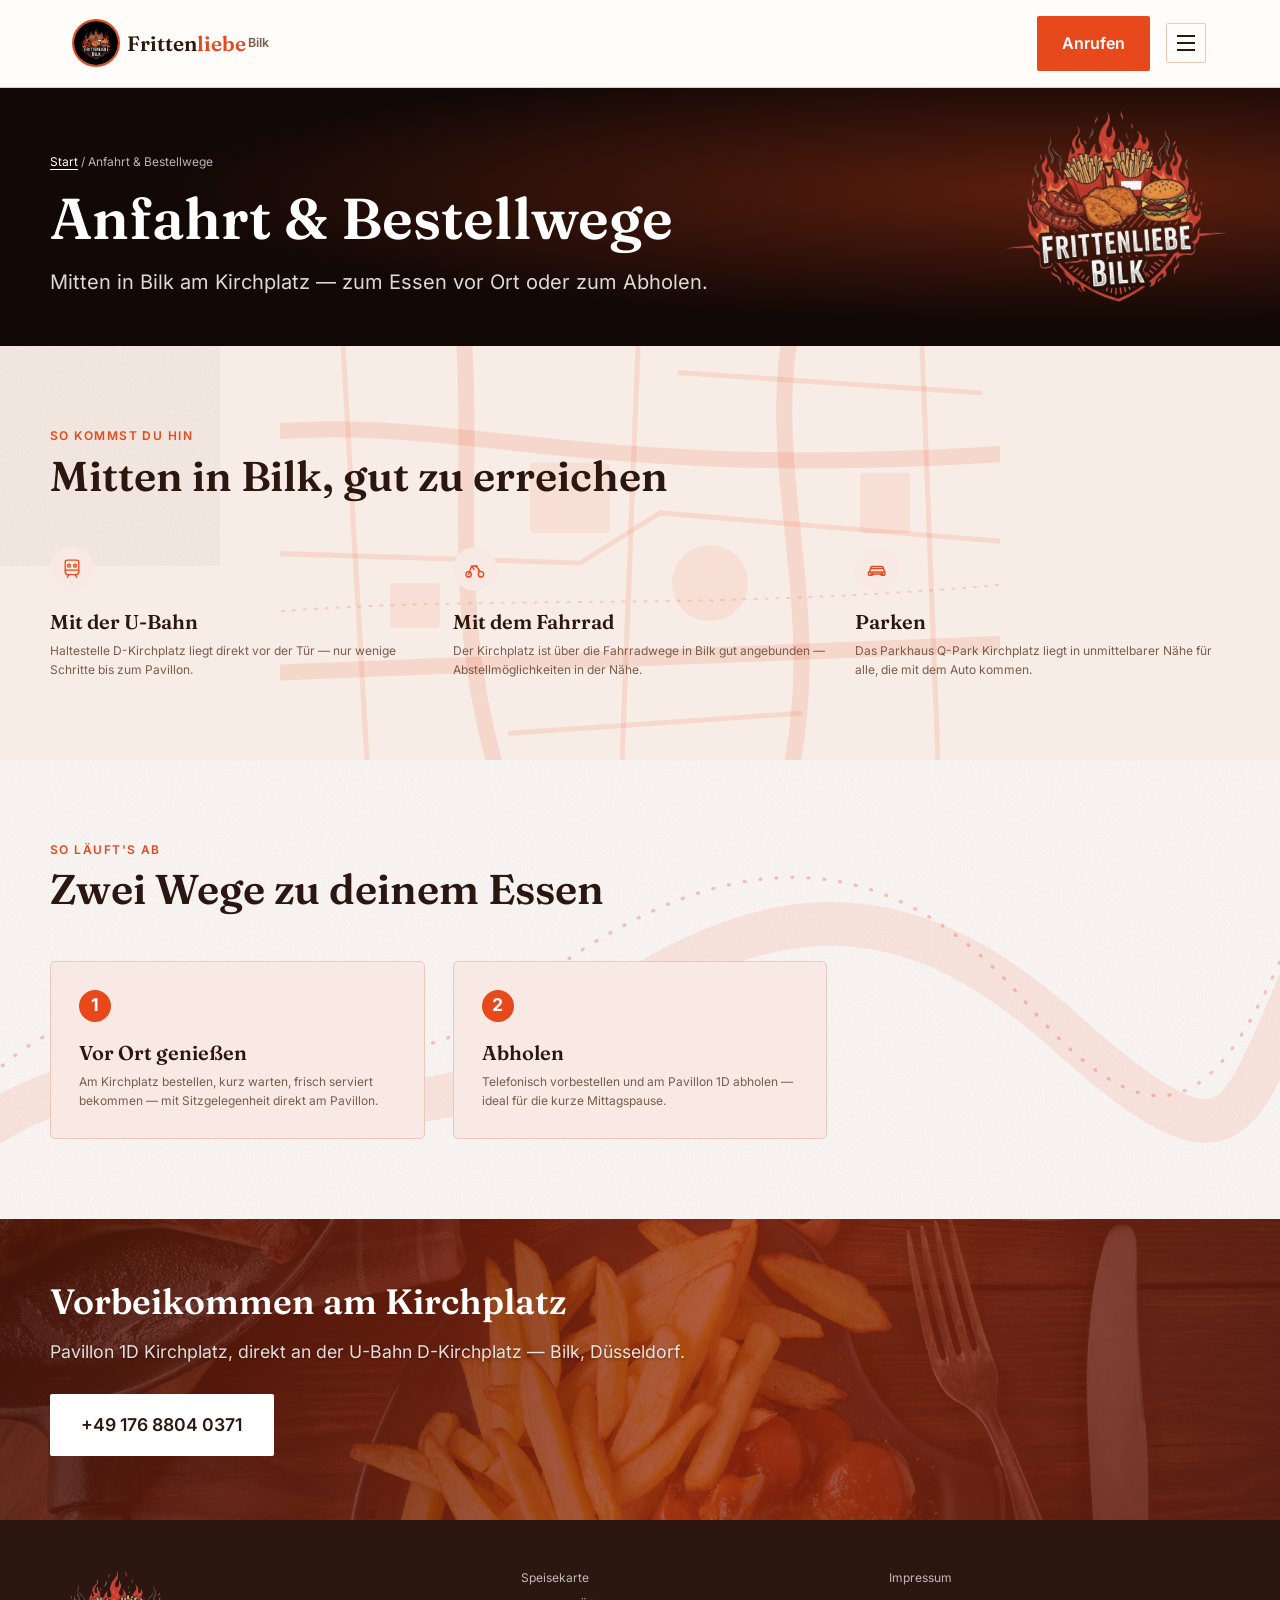
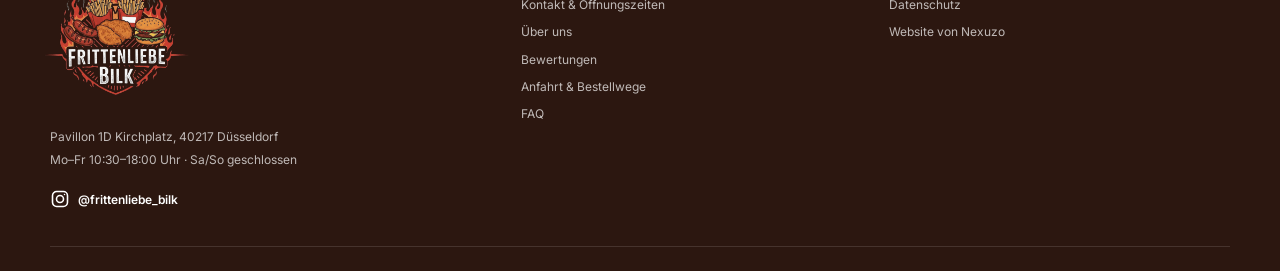
<file: anfahrt.html>
<!DOCTYPE html>
<html lang="de">
<head>
<meta charset="UTF-8">
<meta name="viewport" content="width=device-width, initial-scale=1.0">
<title>Anfahrt zum Kirchplatz &amp; Vorbestellen | Frittenliebe Bilk</title>
<meta name="description" content="So findest du Frittenliebe Bilk: Pavillon 1D am Kirchplatz in Düsseldorf, direkt an der U-Bahn Kirchplatz. Parken im Q-Park, telefonisch vorbestellen &amp; abholen.">
<link rel="stylesheet" href="assets/fonts/fonts.css">
<link rel="stylesheet" href="assets/vendor/open-props.min.css">
<link rel="stylesheet" href="assets/vendor/normalize.min.css">
<link rel="stylesheet" href="style.css">
<link rel="icon" type="image/png" sizes="48x48" href="/icon-48.png">
<link rel="icon" type="image/png" sizes="96x96" href="/icon-96.png">
<link rel="icon" type="image/png" sizes="192x192" href="/icon-192.png">
<link rel="apple-touch-icon" href="/apple-touch-icon.png">
<!-- SEO -->
<meta name="robots" content="index, follow, max-image-preview:large, max-snippet:-1">
<link rel="canonical" href="https://www.frittenliebe-bilk.de/anfahrt.html">
<link rel="alternate" hreflang="de" href="https://www.frittenliebe-bilk.de/anfahrt.html">
<meta name="theme-color" content="#e8491c">
<link rel="manifest" href="/site.webmanifest">
<meta property="og:type" content="website">
<meta property="og:locale" content="de_DE">
<meta property="og:site_name" content="Frittenliebe Bilk">
<meta property="og:title" content="Anfahrt zum Kirchplatz &amp; Vorbestellen | Frittenliebe Bilk">
<meta property="og:description" content="So findest du Frittenliebe Bilk: Pavillon 1D am Kirchplatz in Düsseldorf, direkt an der U-Bahn Kirchplatz. Parken im Q-Park, telefonisch vorbestellen &amp; abholen.">
<meta property="og:url" content="https://www.frittenliebe-bilk.de/anfahrt.html">
<meta property="og:image" content="https://www.frittenliebe-bilk.de/og-frittenliebe-bilk.jpg">
<meta property="og:image:width" content="1200">
<meta property="og:image:height" content="630">
<meta property="og:image:alt" content="Logo von Frittenliebe Bilk neben Currywurst mit Pommes">
<meta name="twitter:card" content="summary_large_image">
<meta name="twitter:title" content="Anfahrt zum Kirchplatz &amp; Vorbestellen | Frittenliebe Bilk">
<meta name="twitter:description" content="So findest du Frittenliebe Bilk: Pavillon 1D am Kirchplatz in Düsseldorf, direkt an der U-Bahn Kirchplatz. Parken im Q-Park, telefonisch vorbestellen &amp; abholen.">
<meta name="twitter:image" content="https://www.frittenliebe-bilk.de/og-frittenliebe-bilk.jpg">
<script type="application/ld+json">
{"@context":"https://schema.org","@graph":[{"@type":"WebSite","@id":"https://www.frittenliebe-bilk.de/#website","url":"https://www.frittenliebe-bilk.de/","name":"Frittenliebe Bilk","inLanguage":"de-DE","publisher":{"@id":"https://www.frittenliebe-bilk.de/#restaurant"}},{"@type":["FastFoodRestaurant","LocalBusiness"],"@id":"https://www.frittenliebe-bilk.de/#restaurant","name":"Frittenliebe Bilk","alternateName":"Frittenliebe Düsseldorf-Bilk","description":"Imbiss am Kirchplatz in Düsseldorf-Bilk mit frisch geschwenkten Pommes, Currywurst, Burgern, Schnitzeln und einer großen Auswahl an veganen und vegetarischen Gerichten. Speisen vor Ort oder Abholung.","url":"https://www.frittenliebe-bilk.de/","telephone":"+49 176 88040371","image":["https://www.frittenliebe-bilk.de/og-frittenliebe-bilk.jpg","https://www.frittenliebe-bilk.de/assets/currywurst-pommes.jpg","https://www.frittenliebe-bilk.de/assets/innenraum.jpg","https://www.frittenliebe-bilk.de/assets/klassiker-auswahl.jpg"],"logo":"https://www.frittenliebe-bilk.de/logo-thumb.jpg","priceRange":"€","currenciesAccepted":"EUR","servesCuisine":["Imbiss","Pommes","Currywurst","Burger","Schnitzel","Vegan","Vegetarisch"],"acceptsReservations":false,"hasMenu":{"@id":"https://www.frittenliebe-bilk.de/#speisekarte"},"address":{"@type":"PostalAddress","streetAddress":"Pavillon 1D, Kirchplatz","postalCode":"40217","addressLocality":"Düsseldorf","addressRegion":"Nordrhein-Westfalen","addressCountry":"DE"},"geo":{"@type":"GeoCoordinates","latitude":51.2136947,"longitude":6.7757823},"hasMap":"https://www.google.com/maps?cid=3278894309455236328","openingHoursSpecification":[{"@type":"OpeningHoursSpecification","dayOfWeek":["Monday","Tuesday","Wednesday","Thursday","Friday"],"opens":"10:30","closes":"18:00"}],"areaServed":[{"@type":"Place","name":"Düsseldorf-Bilk"},{"@type":"Place","name":"Düsseldorf-Unterbilk"},{"@type":"Place","name":"Düsseldorf-Friedrichstadt"}],"sameAs":["https://www.instagram.com/frittenliebe_bilk/","https://www.google.com/maps?cid=3278894309455236328"]},{"@type":"WebPage","@id":"https://www.frittenliebe-bilk.de/anfahrt.html#webpage","url":"https://www.frittenliebe-bilk.de/anfahrt.html","name":"Anfahrt zum Kirchplatz & Vorbestellen | Frittenliebe Bilk","description":"So findest du Frittenliebe Bilk: Pavillon 1D am Kirchplatz in Düsseldorf, direkt an der U-Bahn Kirchplatz. Parken im Q-Park, telefonisch vorbestellen & abholen.","isPartOf":{"@id":"https://www.frittenliebe-bilk.de/#website"},"about":{"@id":"https://www.frittenliebe-bilk.de/#restaurant"},"inLanguage":"de-DE","dateModified":"2026-10-04","breadcrumb":{"@id":"https://www.frittenliebe-bilk.de/anfahrt.html#breadcrumb"}},{"@type":"BreadcrumbList","@id":"https://www.frittenliebe-bilk.de/anfahrt.html#breadcrumb","itemListElement":[{"@type":"ListItem","position":1,"name":"Start","item":"https://www.frittenliebe-bilk.de/"},{"@type":"ListItem","position":2,"name":"Anfahrt & Bestellwege","item":"https://www.frittenliebe-bilk.de/anfahrt.html"}]}]}
</script>
<!-- /SEO -->
</head>
<body>

<a class="skip-link" href="#main">Zum Inhalt springen</a>

<header class="nav" id="top">
  <div class="nav__inner">
    <a class="nav__logo" href="/"><img class="nav__logo-img" src="assets/logo-square.jpg" alt="" width="44" height="44">Fritten<span>liebe</span> <small>Bilk</small></a>
    <div class="nav__actions">
      <a class="btn btn--primary nav__call" href="tel:+4917688040371">Anrufen</a>
      <button class="nav__toggle" id="nav-toggle" aria-expanded="false" aria-controls="nav-links" aria-label="Menü öffnen">
        <span></span><span></span><span></span>
      </button>
    </div>
  </div>
  <nav class="nav__menu" id="nav-links" aria-label="Hauptmenü">
    <div class="nav__menu-inner">
      <div class="nav__group">
        <p class="nav__group-title">Startseite</p>
        <a href="/#speisekarte">Speisekarte</a>
        <a href="/#kontakt">Kontakt &amp; Öffnungszeiten</a>
        <a href="/#galerie">Impressionen</a>
        <a href="/#faq">FAQ</a>
      </div>
      <div class="nav__group">
        <p class="nav__group-title">Mehr entdecken</p>
        <a href="ueber-uns.html">Über uns</a>
        <a href="bewertungen.html">Bewertungen</a>
        <a href="anfahrt.html" aria-current="page">Anfahrt &amp; Bestellwege</a>
      </div>
      <a class="nav__insta" href="https://www.instagram.com/frittenliebe_bilk/" target="_blank" rel="noopener">
        <svg viewBox="0 0 24 24" fill="none" stroke="currentColor" stroke-width="1.9" stroke-linecap="round" stroke-linejoin="round" aria-hidden="true"><rect x="3" y="3" width="18" height="18" rx="5"/><circle cx="12" cy="12" r="4.2"/><circle cx="17.4" cy="6.6" r="0.9" fill="currentColor" stroke="none"/></svg>
        <span>Folge uns auf Instagram <strong>@frittenliebe_bilk</strong></span>
      </a>
    </div>
  </nav>
</header>

<main id="main">

  <section class="page-hero">
    <div class="page-hero__inner">
      <nav class="page-hero__crumbs" aria-label="Brotkrumen"><a href="/">Start</a> <span aria-hidden="true">/</span> <span>Anfahrt &amp; Bestellwege</span></nav>
      <h1 class="page-hero__title">Anfahrt &amp; Bestellwege<span class="visually-hidden"> – so kommst du zu Frittenliebe Bilk am Kirchplatz, Düsseldorf</span></h1>
      <p class="page-hero__lead">Mitten in Bilk am Kirchplatz — zum Essen vor Ort oder zum Abholen.</p>
    </div>
    <img class="page-hero__logo" src="assets/logo.png" alt="" width="560" height="534">
  </section>

  <section class="anfahrt" aria-label="So kommst du hin">
    <div class="anfahrt__inner">
      <div class="anfahrt__header">
        <p class="section-eyebrow">So kommst du hin</p>
        <h2 class="section-title">Mitten in Bilk, gut zu erreichen</h2>
      </div>
      <div class="anfahrt__grid">
        <div class="anfahrt__item reveal-item">
          <span class="anfahrt__icon" aria-hidden="true">
            <svg viewBox="0 0 32 32" fill="none" stroke="currentColor" stroke-width="1.8" stroke-linecap="round" stroke-linejoin="round">
              <path d="M7 6.5c0-1.4 1.3-2.3 3-2.3h12c1.7 0 3 .9 3 2.3v13c0 2.2-1.8 4-4.2 4H11.2c-2.4 0-4.2-1.8-4.2-4v-13z"/>
              <circle cx="12" cy="11.5" r="1.9"/>
              <circle cx="20" cy="11.5" r="1.9"/>
              <path d="M7 17.5h18"/>
              <path d="M11.5 24l-1.8 3M20.5 24l1.8 3"/>
            </svg>
          </span>
          <h3>Mit der U-Bahn</h3>
          <p>Haltestelle D-Kirchplatz liegt direkt vor der Tür — nur wenige Schritte bis zum Pavillon.</p>
        </div>
        <div class="anfahrt__item reveal-item">
          <span class="anfahrt__icon" aria-hidden="true">
            <svg viewBox="0 0 32 32" fill="none" stroke="currentColor" stroke-width="1.8" stroke-linecap="round" stroke-linejoin="round">
              <circle cx="7.5" cy="23" r="3.6"/>
              <circle cx="24" cy="23" r="3.6"/>
              <path d="M7.5 23l4-11h6l5 6.5h-2.5"/>
              <path d="M12 12.5l2.7 4"/>
              <path d="M16.5 12h2.3"/>
            </svg>
          </span>
          <h3>Mit dem Fahrrad</h3>
          <p>Der Kirchplatz ist über die Fahrradwege in Bilk gut angebunden — Abstellmöglichkeiten in der Nähe.</p>
        </div>
        <div class="anfahrt__item reveal-item">
          <span class="anfahrt__icon" aria-hidden="true">
            <svg viewBox="0 0 32 32" fill="none" stroke="currentColor" stroke-width="1.8" stroke-linecap="round" stroke-linejoin="round">
              <path d="M6 20l1.6-5.6c.3-1.1 1.1-1.7 2.2-1.7h12.4c1.1 0 1.9.6 2.2 1.7L26 20"/>
              <path d="M5.5 20h21v3.3c0 .7-.6 1.2-1.2 1.2h-1.8c-.7 0-1.2-.5-1.2-1.2v-.6H8.7v.6c0 .7-.5 1.2-1.2 1.2H5.7c-.7 0-1.2-.5-1.2-1.2V20z"/>
              <path d="M8.5 15.5h15"/>
              <circle cx="9.5" cy="23" r="1.5"/>
              <circle cx="22.5" cy="23" r="1.5"/>
            </svg>
          </span>
          <h3>Parken</h3>
          <p>Das Parkhaus Q-Park Kirchplatz liegt in unmittelbarer Nähe für alle, die mit dem Auto kommen.</p>
        </div>
      </div>
    </div>
  </section>

  <section class="process" aria-label="So läuft's ab">
    <div class="process__inner">
      <div class="process__header">
        <p class="section-eyebrow">So läuft's ab</p>
        <h2 class="section-title">Zwei Wege zu deinem Essen</h2>
      </div>
      <ol class="process__steps">
        <li class="process__step reveal-item">
          <span class="process__num">1</span>
          <h3>Vor Ort genießen</h3>
          <p>Am Kirchplatz bestellen, kurz warten, frisch serviert bekommen — mit Sitzgelegenheit direkt am Pavillon.</p>
        </li>
        <li class="process__step reveal-item">
          <span class="process__num">2</span>
          <h3>Abholen</h3>
          <p>Telefonisch vorbestellen und am Pavillon 1D abholen — ideal für die kurze Mittagspause.</p>
        </li>
      </ol>
    </div>
  </section>

  <section class="cta-banner">
    <div class="cta-banner__inner">
      <h2>Vorbeikommen am Kirchplatz</h2>
      <p>Pavillon 1D Kirchplatz, direkt an der U-Bahn D-Kirchplatz — Bilk, Düsseldorf.</p>
      <a class="btn btn--on-dark btn--lg" href="tel:+4917688040371">+49 176 8804 0371</a>
    </div>
  </section>

</main>

<footer class="footer">
  <div class="footer__inner">
    <div class="footer__brand">
      <img class="footer__logo-img" src="assets/logo.png" alt="Frittenliebe Bilk" width="560" height="534" loading="lazy">
      <p>Pavillon 1D Kirchplatz, 40217 Düsseldorf</p>
      <p>Mo–Fr 10:30–18:00 Uhr · Sa/So geschlossen</p>
      <a class="footer__insta" href="https://www.instagram.com/frittenliebe_bilk/" target="_blank" rel="noopener"><svg viewBox="0 0 24 24" fill="none" stroke="currentColor" stroke-width="1.9" stroke-linecap="round" stroke-linejoin="round" aria-hidden="true"><rect x="3" y="3" width="18" height="18" rx="5"/><circle cx="12" cy="12" r="4.2"/><circle cx="17.4" cy="6.6" r="0.9" fill="currentColor" stroke="none"/></svg><span>@frittenliebe_bilk</span></a>
    </div>
    <div class="footer__links">
      <a href="/#speisekarte">Speisekarte</a>
      <a href="/#kontakt">Kontakt &amp; Öffnungszeiten</a>
      <a href="/ueber-uns.html">Über uns</a>
      <a href="/bewertungen.html">Bewertungen</a>
      <a href="/anfahrt.html">Anfahrt &amp; Bestellwege</a>
      <a href="/#faq">FAQ</a>
    </div>
    <div class="footer__legal">
      <a href="impressum.html">Impressum</a>
      <a href="datenschutz.html">Datenschutz</a>
      <span>Website von <a href="https://nexuzo.de" target="_blank" rel="noopener">Nexuzo</a></span>
    </div>
  </div>
</footer>

<button class="back-to-top" id="back-to-top" aria-label="Nach oben scrollen" hidden>
  <svg viewBox="0 0 24 24" fill="none" stroke="currentColor" stroke-width="2"><path d="M12 19V5M5 12l7-7 7 7"/></svg>
</button>

<script src="script.js"></script>
</body>
</html>
</file>
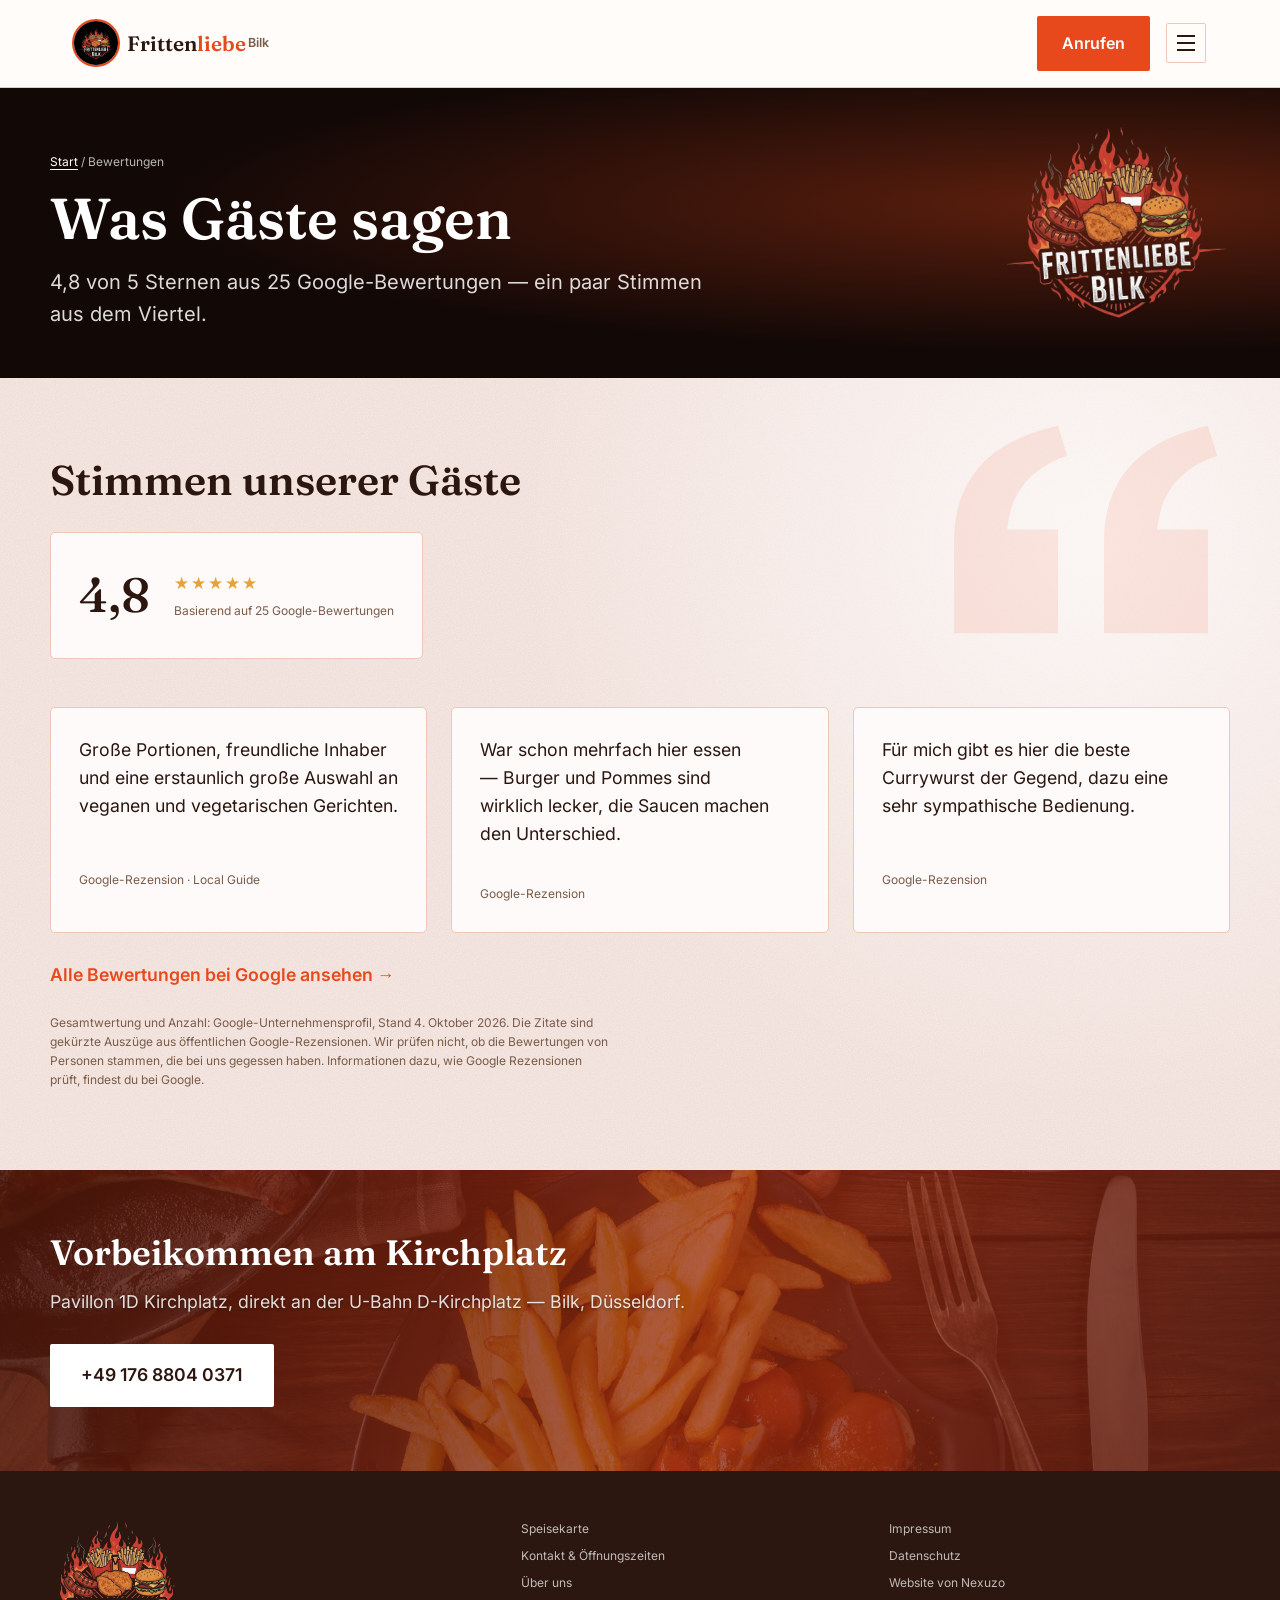
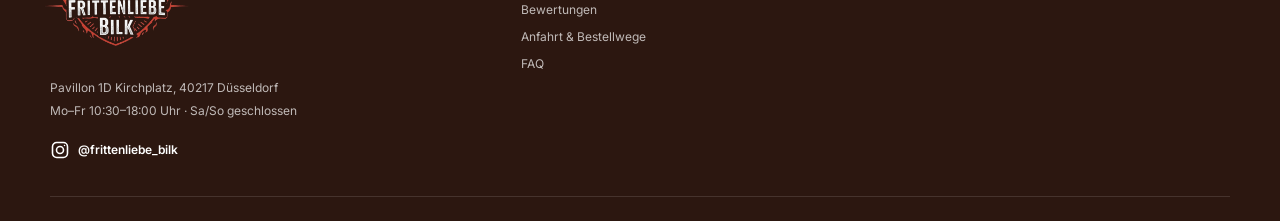
<file: bewertungen.html>
<!DOCTYPE html>
<html lang="de">
<head>
<meta charset="UTF-8">
<meta name="viewport" content="width=device-width, initial-scale=1.0">
<title>Bewertungen: 4,8 Sterne bei Google | Frittenliebe Bilk</title>
<meta name="description" content="Was Gäste über Frittenliebe Bilk am Kirchplatz in Düsseldorf sagen: 4,8 von 5 Sternen bei Google – große Portionen, starke Currywurst, viel Veganes.">
<link rel="stylesheet" href="assets/fonts/fonts.css">
<link rel="stylesheet" href="assets/vendor/open-props.min.css">
<link rel="stylesheet" href="assets/vendor/normalize.min.css">
<link rel="stylesheet" href="style.css">
<link rel="icon" type="image/png" sizes="48x48" href="/icon-48.png">
<link rel="icon" type="image/png" sizes="96x96" href="/icon-96.png">
<link rel="icon" type="image/png" sizes="192x192" href="/icon-192.png">
<link rel="apple-touch-icon" href="/apple-touch-icon.png">
<!-- SEO -->
<meta name="robots" content="index, follow, max-image-preview:large, max-snippet:-1">
<link rel="canonical" href="https://www.frittenliebe-bilk.de/bewertungen.html">
<link rel="alternate" hreflang="de" href="https://www.frittenliebe-bilk.de/bewertungen.html">
<meta name="theme-color" content="#e8491c">
<link rel="manifest" href="/site.webmanifest">
<meta property="og:type" content="website">
<meta property="og:locale" content="de_DE">
<meta property="og:site_name" content="Frittenliebe Bilk">
<meta property="og:title" content="Bewertungen: 4,8 Sterne bei Google | Frittenliebe Bilk">
<meta property="og:description" content="Was Gäste über Frittenliebe Bilk am Kirchplatz in Düsseldorf sagen: 4,8 von 5 Sternen bei Google – große Portionen, starke Currywurst, viel Veganes.">
<meta property="og:url" content="https://www.frittenliebe-bilk.de/bewertungen.html">
<meta property="og:image" content="https://www.frittenliebe-bilk.de/og-frittenliebe-bilk.jpg">
<meta property="og:image:width" content="1200">
<meta property="og:image:height" content="630">
<meta property="og:image:alt" content="Logo von Frittenliebe Bilk neben Currywurst mit Pommes">
<meta name="twitter:card" content="summary_large_image">
<meta name="twitter:title" content="Bewertungen: 4,8 Sterne bei Google | Frittenliebe Bilk">
<meta name="twitter:description" content="Was Gäste über Frittenliebe Bilk am Kirchplatz in Düsseldorf sagen: 4,8 von 5 Sternen bei Google – große Portionen, starke Currywurst, viel Veganes.">
<meta name="twitter:image" content="https://www.frittenliebe-bilk.de/og-frittenliebe-bilk.jpg">
<script type="application/ld+json">
{"@context":"https://schema.org","@graph":[{"@type":"WebSite","@id":"https://www.frittenliebe-bilk.de/#website","url":"https://www.frittenliebe-bilk.de/","name":"Frittenliebe Bilk","inLanguage":"de-DE","publisher":{"@id":"https://www.frittenliebe-bilk.de/#restaurant"}},{"@type":["FastFoodRestaurant","LocalBusiness"],"@id":"https://www.frittenliebe-bilk.de/#restaurant","name":"Frittenliebe Bilk","alternateName":"Frittenliebe Düsseldorf-Bilk","description":"Imbiss am Kirchplatz in Düsseldorf-Bilk mit frisch geschwenkten Pommes, Currywurst, Burgern, Schnitzeln und einer großen Auswahl an veganen und vegetarischen Gerichten. Speisen vor Ort oder Abholung.","url":"https://www.frittenliebe-bilk.de/","telephone":"+49 176 88040371","image":["https://www.frittenliebe-bilk.de/og-frittenliebe-bilk.jpg","https://www.frittenliebe-bilk.de/assets/currywurst-pommes.jpg","https://www.frittenliebe-bilk.de/assets/innenraum.jpg","https://www.frittenliebe-bilk.de/assets/klassiker-auswahl.jpg"],"logo":"https://www.frittenliebe-bilk.de/logo-thumb.jpg","priceRange":"€","currenciesAccepted":"EUR","servesCuisine":["Imbiss","Pommes","Currywurst","Burger","Schnitzel","Vegan","Vegetarisch"],"acceptsReservations":false,"hasMenu":{"@id":"https://www.frittenliebe-bilk.de/#speisekarte"},"address":{"@type":"PostalAddress","streetAddress":"Pavillon 1D, Kirchplatz","postalCode":"40217","addressLocality":"Düsseldorf","addressRegion":"Nordrhein-Westfalen","addressCountry":"DE"},"geo":{"@type":"GeoCoordinates","latitude":51.2136947,"longitude":6.7757823},"hasMap":"https://www.google.com/maps?cid=3278894309455236328","openingHoursSpecification":[{"@type":"OpeningHoursSpecification","dayOfWeek":["Monday","Tuesday","Wednesday","Thursday","Friday"],"opens":"10:30","closes":"18:00"}],"areaServed":[{"@type":"Place","name":"Düsseldorf-Bilk"},{"@type":"Place","name":"Düsseldorf-Unterbilk"},{"@type":"Place","name":"Düsseldorf-Friedrichstadt"}],"sameAs":["https://www.instagram.com/frittenliebe_bilk/","https://www.google.com/maps?cid=3278894309455236328"]},{"@type":"WebPage","@id":"https://www.frittenliebe-bilk.de/bewertungen.html#webpage","url":"https://www.frittenliebe-bilk.de/bewertungen.html","name":"Bewertungen: 4,8 Sterne bei Google | Frittenliebe Bilk","description":"Was Gäste über Frittenliebe Bilk am Kirchplatz in Düsseldorf sagen: 4,8 von 5 Sternen bei Google – große Portionen, starke Currywurst, viel Veganes.","isPartOf":{"@id":"https://www.frittenliebe-bilk.de/#website"},"about":{"@id":"https://www.frittenliebe-bilk.de/#restaurant"},"inLanguage":"de-DE","dateModified":"2026-10-04","breadcrumb":{"@id":"https://www.frittenliebe-bilk.de/bewertungen.html#breadcrumb"}},{"@type":"BreadcrumbList","@id":"https://www.frittenliebe-bilk.de/bewertungen.html#breadcrumb","itemListElement":[{"@type":"ListItem","position":1,"name":"Start","item":"https://www.frittenliebe-bilk.de/"},{"@type":"ListItem","position":2,"name":"Bewertungen","item":"https://www.frittenliebe-bilk.de/bewertungen.html"}]}]}
</script>
<!-- /SEO -->
</head>
<body>

<a class="skip-link" href="#main">Zum Inhalt springen</a>

<header class="nav" id="top">
  <div class="nav__inner">
    <a class="nav__logo" href="/"><img class="nav__logo-img" src="assets/logo-square.jpg" alt="" width="44" height="44">Fritten<span>liebe</span> <small>Bilk</small></a>
    <div class="nav__actions">
      <a class="btn btn--primary nav__call" href="tel:+4917688040371">Anrufen</a>
      <button class="nav__toggle" id="nav-toggle" aria-expanded="false" aria-controls="nav-links" aria-label="Menü öffnen">
        <span></span><span></span><span></span>
      </button>
    </div>
  </div>
  <nav class="nav__menu" id="nav-links" aria-label="Hauptmenü">
    <div class="nav__menu-inner">
      <div class="nav__group">
        <p class="nav__group-title">Startseite</p>
        <a href="/#speisekarte">Speisekarte</a>
        <a href="/#kontakt">Kontakt &amp; Öffnungszeiten</a>
        <a href="/#galerie">Impressionen</a>
        <a href="/#faq">FAQ</a>
      </div>
      <div class="nav__group">
        <p class="nav__group-title">Mehr entdecken</p>
        <a href="ueber-uns.html">Über uns</a>
        <a href="bewertungen.html" aria-current="page">Bewertungen</a>
        <a href="anfahrt.html">Anfahrt &amp; Bestellwege</a>
      </div>
      <a class="nav__insta" href="https://www.instagram.com/frittenliebe_bilk/" target="_blank" rel="noopener">
        <svg viewBox="0 0 24 24" fill="none" stroke="currentColor" stroke-width="1.9" stroke-linecap="round" stroke-linejoin="round" aria-hidden="true"><rect x="3" y="3" width="18" height="18" rx="5"/><circle cx="12" cy="12" r="4.2"/><circle cx="17.4" cy="6.6" r="0.9" fill="currentColor" stroke="none"/></svg>
        <span>Folge uns auf Instagram <strong>@frittenliebe_bilk</strong></span>
      </a>
    </div>
  </nav>
</header>

<main id="main">

  <section class="page-hero">
    <div class="page-hero__inner">
      <nav class="page-hero__crumbs" aria-label="Brotkrumen"><a href="/">Start</a> <span aria-hidden="true">/</span> <span>Bewertungen</span></nav>
      <h1 class="page-hero__title">Was Gäste sagen<span class="visually-hidden"> – Bewertungen für Frittenliebe Bilk in Düsseldorf</span></h1>
      <p class="page-hero__lead">4,8 von 5 Sternen aus 25 Google-Bewertungen — ein paar Stimmen aus dem Viertel.</p>
    </div>
    <img class="page-hero__logo" src="assets/logo.png" alt="" width="560" height="534">
  </section>

  <section class="reviews" id="bewertungen">
    <div class="reviews__inner">
      <div class="reviews__header">
        <h2 class="section-title">Stimmen unserer Gäste</h2>
      </div>

      <div class="reviews__summary reveal-item">
        <div class="reviews__score">4,8</div>
        <div class="reviews__score-meta">
          <span class="reviews__stars" aria-hidden="true">★★★★★</span>
          <p>Basierend auf 25 Google-Bewertungen</p>
        </div>
      </div>

      <div class="reviews__grid">
        <blockquote class="review reveal-item">
          <p>Große Portionen, freundliche Inhaber und eine erstaunlich große Auswahl an veganen und vegetarischen Gerichten.</p>
          <footer>Google-Rezension · Local Guide</footer>
        </blockquote>
        <blockquote class="review reveal-item">
          <p>War schon mehrfach hier essen — Burger und Pommes sind wirklich lecker, die Saucen machen den Unterschied.</p>
          <footer>Google-Rezension</footer>
        </blockquote>
        <blockquote class="review reveal-item">
          <p>Für mich gibt es hier die beste Currywurst der Gegend, dazu eine sehr sympathische Bedienung.</p>
          <footer>Google-Rezension</footer>
        </blockquote>
      </div>
      <p class="reviews__link"><a href="https://www.google.com/maps?cid=3278894309455236328" target="_blank" rel="noopener">Alle Bewertungen bei Google ansehen<span aria-hidden="true"> →</span></a></p>
      <p class="reviews__disclaimer">
        Gesamtwertung und Anzahl: Google-Unternehmensprofil, Stand 4. Oktober 2026. Die Zitate sind
        gekürzte Auszüge aus öffentlichen Google-Rezensionen. Wir prüfen nicht, ob die Bewertungen von
        Personen stammen, die bei uns gegessen haben. Informationen dazu, wie Google Rezensionen prüft,
        findest du bei Google.
      </p>
    </div>
  </section>

  <section class="cta-banner">
    <div class="cta-banner__inner">
      <h2>Vorbeikommen am Kirchplatz</h2>
      <p>Pavillon 1D Kirchplatz, direkt an der U-Bahn D-Kirchplatz — Bilk, Düsseldorf.</p>
      <a class="btn btn--on-dark btn--lg" href="tel:+4917688040371">+49 176 8804 0371</a>
    </div>
  </section>

</main>

<footer class="footer">
  <div class="footer__inner">
    <div class="footer__brand">
      <img class="footer__logo-img" src="assets/logo.png" alt="Frittenliebe Bilk" width="560" height="534" loading="lazy">
      <p>Pavillon 1D Kirchplatz, 40217 Düsseldorf</p>
      <p>Mo–Fr 10:30–18:00 Uhr · Sa/So geschlossen</p>
      <a class="footer__insta" href="https://www.instagram.com/frittenliebe_bilk/" target="_blank" rel="noopener"><svg viewBox="0 0 24 24" fill="none" stroke="currentColor" stroke-width="1.9" stroke-linecap="round" stroke-linejoin="round" aria-hidden="true"><rect x="3" y="3" width="18" height="18" rx="5"/><circle cx="12" cy="12" r="4.2"/><circle cx="17.4" cy="6.6" r="0.9" fill="currentColor" stroke="none"/></svg><span>@frittenliebe_bilk</span></a>
    </div>
    <div class="footer__links">
      <a href="/#speisekarte">Speisekarte</a>
      <a href="/#kontakt">Kontakt &amp; Öffnungszeiten</a>
      <a href="/ueber-uns.html">Über uns</a>
      <a href="/bewertungen.html">Bewertungen</a>
      <a href="/anfahrt.html">Anfahrt &amp; Bestellwege</a>
      <a href="/#faq">FAQ</a>
    </div>
    <div class="footer__legal">
      <a href="impressum.html">Impressum</a>
      <a href="datenschutz.html">Datenschutz</a>
      <span>Website von <a href="https://nexuzo.de" target="_blank" rel="noopener">Nexuzo</a></span>
    </div>
  </div>
</footer>

<button class="back-to-top" id="back-to-top" aria-label="Nach oben scrollen" hidden>
  <svg viewBox="0 0 24 24" fill="none" stroke="currentColor" stroke-width="2"><path d="M12 19V5M5 12l7-7 7 7"/></svg>
</button>

<script src="script.js"></script>
</body>
</html>
</file>
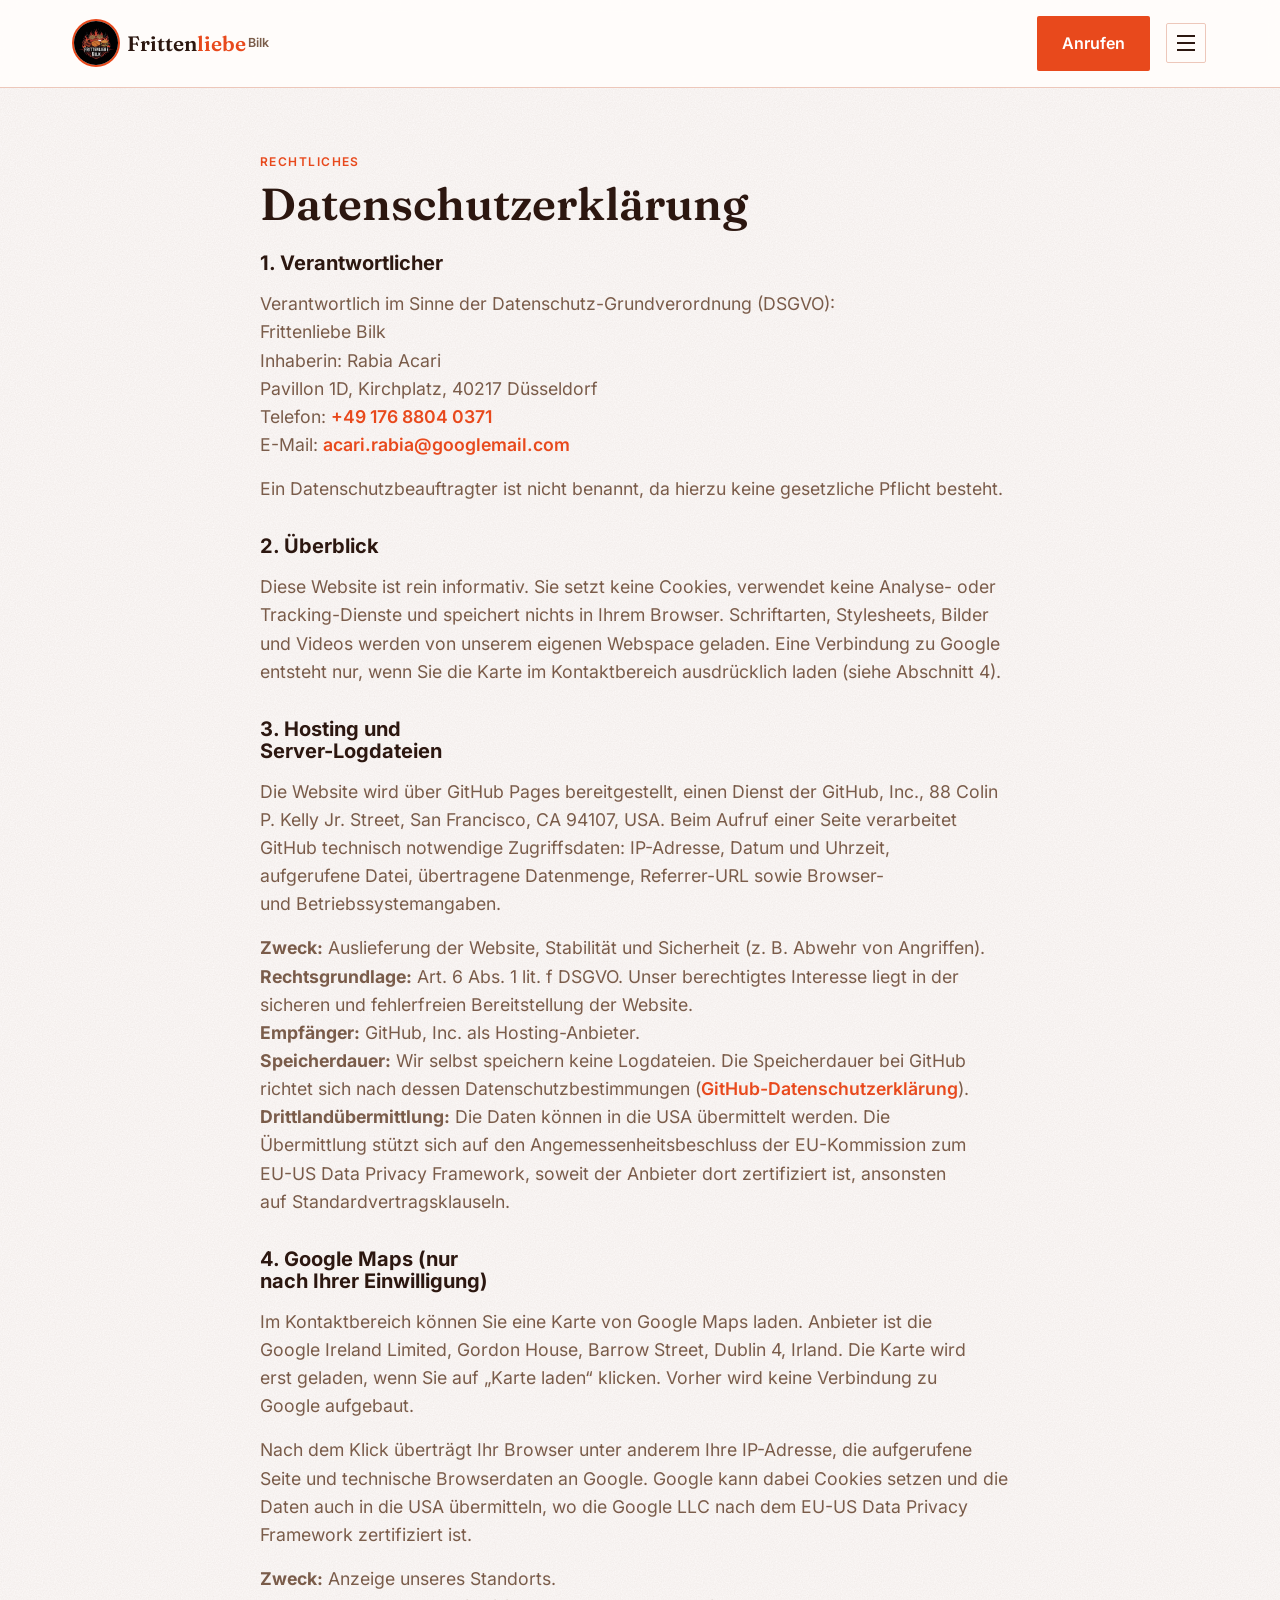
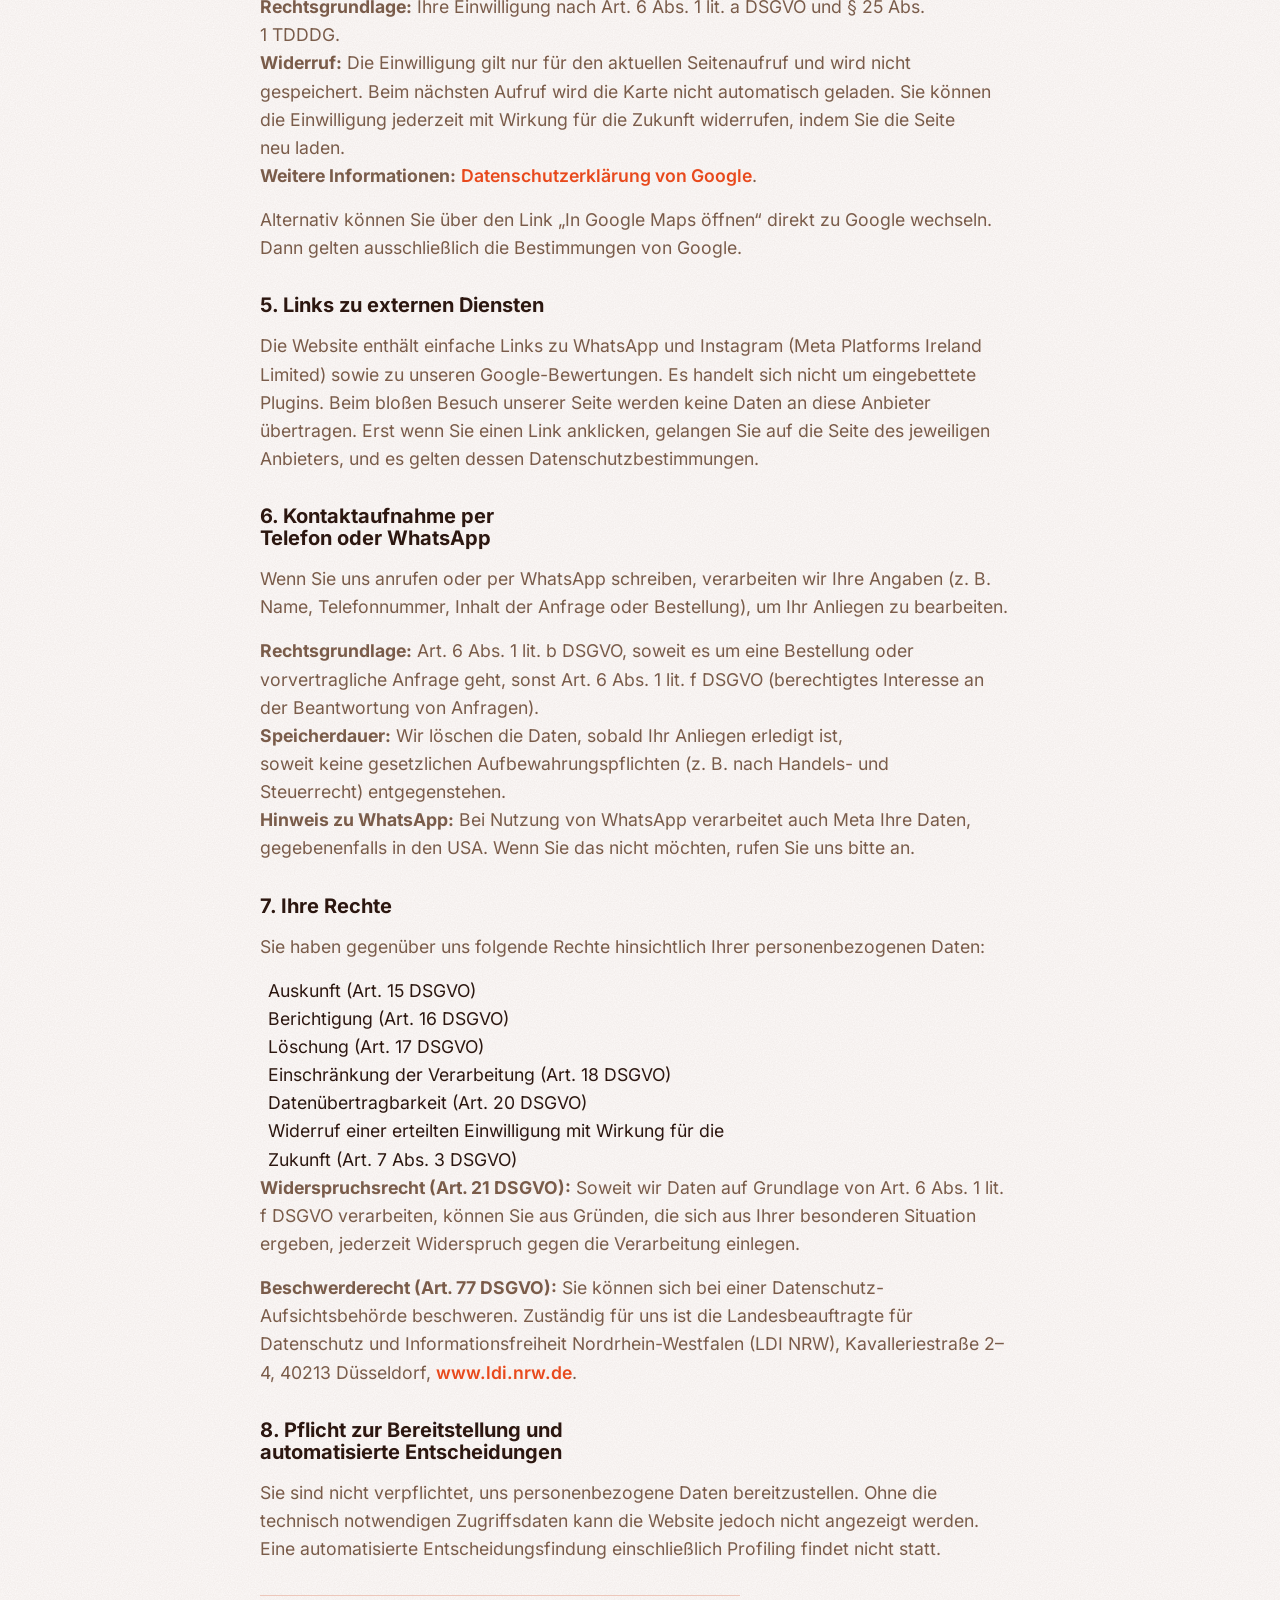
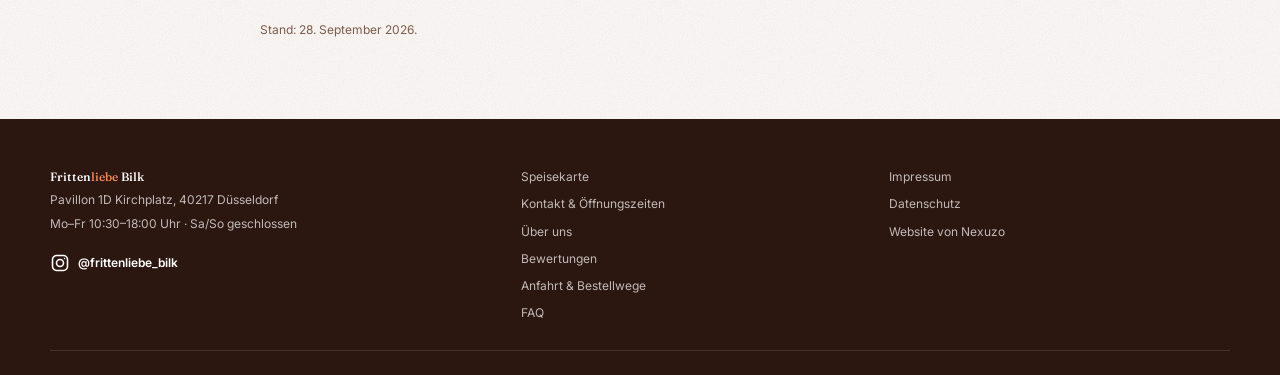
<file: datenschutz.html>
<!DOCTYPE html>
<html lang="de">
<head>
<meta charset="UTF-8">
<meta name="viewport" content="width=device-width, initial-scale=1.0">
<title>Datenschutzerklärung – Frittenliebe Bilk</title>
<meta name="description" content="Datenschutzerklärung von Frittenliebe Bilk, Düsseldorf.">
<link rel="stylesheet" href="assets/fonts/fonts.css">
<link rel="stylesheet" href="assets/vendor/open-props.min.css">
<link rel="stylesheet" href="assets/vendor/normalize.min.css">
<link rel="stylesheet" href="style.css">
<link rel="stylesheet" href="legal.css">
<link rel="icon" type="image/png" sizes="48x48" href="/icon-48.png">
<link rel="icon" type="image/png" sizes="96x96" href="/icon-96.png">
<link rel="icon" type="image/png" sizes="192x192" href="/icon-192.png">
<!-- SEO -->
<meta name="robots" content="noindex, follow">
<link rel="canonical" href="https://www.frittenliebe-bilk.de/datenschutz.html">
<!-- /SEO -->
</head>
<body>

<a class="skip-link" href="#main">Zum Inhalt springen</a>

<header class="nav" id="top">
  <div class="nav__inner">
    <a class="nav__logo" href="/"><img class="nav__logo-img" src="assets/logo-square.jpg" alt="" width="44" height="44">Fritten<span>liebe</span> <small>Bilk</small></a>
    <div class="nav__actions">
      <a class="btn btn--primary nav__call" href="tel:+4917688040371">Anrufen</a>
      <button class="nav__toggle" id="nav-toggle" aria-expanded="false" aria-controls="nav-links" aria-label="Menü öffnen">
        <span></span><span></span><span></span>
      </button>
    </div>
  </div>
  <nav class="nav__menu" id="nav-links" aria-label="Hauptmenü">
    <div class="nav__menu-inner">
      <div class="nav__group">
        <p class="nav__group-title">Startseite</p>
        <a href="/#speisekarte">Speisekarte</a>
        <a href="/#kontakt">Kontakt &amp; Öffnungszeiten</a>
        <a href="/#galerie">Impressionen</a>
        <a href="/#faq">FAQ</a>
      </div>
      <div class="nav__group">
        <p class="nav__group-title">Mehr entdecken</p>
        <a href="ueber-uns.html">Über uns</a>
        <a href="bewertungen.html">Bewertungen</a>
        <a href="anfahrt.html">Anfahrt &amp; Bestellwege</a>
      </div>
      <a class="nav__insta" href="https://www.instagram.com/frittenliebe_bilk/" target="_blank" rel="noopener">
        <svg viewBox="0 0 24 24" fill="none" stroke="currentColor" stroke-width="1.9" stroke-linecap="round" stroke-linejoin="round" aria-hidden="true"><rect x="3" y="3" width="18" height="18" rx="5"/><circle cx="12" cy="12" r="4.2"/><circle cx="17.4" cy="6.6" r="0.9" fill="currentColor" stroke="none"/></svg>
        <span>Folge uns auf Instagram <strong>@frittenliebe_bilk</strong></span>
      </a>
    </div>
  </nav>
</header>

<main id="main" class="legal">
  <div class="legal__inner">
    <p class="section-eyebrow">Rechtliches</p>
    <h1>Datenschutzerklärung</h1>
    
    <section class="legal__section">
      <h2>1. Verantwortlicher</h2>
      <p>
        Verantwortlich im Sinne der Datenschutz-Grundverordnung (DSGVO):<br>
        Frittenliebe Bilk<br>
        Inhaberin: Rabia Acari<br>
        Pavillon 1D, Kirchplatz, 40217 Düsseldorf<br>
        Telefon: <a href="tel:+4917688040371">+49 176 8804 0371</a><br>
        E-Mail: <a href="mailto:acari.rabia@googlemail.com">acari.rabia@googlemail.com</a>
      </p>
      <p>
        Ein Datenschutzbeauftragter ist nicht benannt, da hierzu keine gesetzliche Pflicht besteht.
      </p>
    </section>

    <section class="legal__section">
      <h2>2. Überblick</h2>
      <p>
        Diese Website ist rein informativ. Sie setzt keine Cookies, verwendet keine Analyse- oder
        Tracking-Dienste und speichert nichts in Ihrem Browser. Schriftarten, Stylesheets, Bilder und
        Videos werden von unserem eigenen Webspace geladen. Eine Verbindung zu Google entsteht nur,
        wenn Sie die Karte im Kontaktbereich ausdrücklich laden (siehe Abschnitt 4).
      </p>
    </section>

    <section class="legal__section">
      <h2>3. Hosting und Server-Logdateien</h2>
      <p>
        Die Website wird über GitHub Pages bereitgestellt, einen Dienst der GitHub, Inc.,
        88 Colin P. Kelly Jr. Street, San Francisco, CA 94107, USA. Beim Aufruf einer Seite
        verarbeitet GitHub technisch notwendige Zugriffsdaten: IP-Adresse, Datum und Uhrzeit,
        aufgerufene Datei, übertragene Datenmenge, Referrer-URL sowie Browser- und Betriebssystemangaben.
      </p>
      <p>
        <strong>Zweck:</strong> Auslieferung der Website, Stabilität und Sicherheit (z.&nbsp;B. Abwehr von Angriffen).<br>
        <strong>Rechtsgrundlage:</strong> Art. 6 Abs. 1 lit. f DSGVO. Unser berechtigtes Interesse liegt
        in der sicheren und fehlerfreien Bereitstellung der Website.<br>
        <strong>Empfänger:</strong> GitHub, Inc. als Hosting-Anbieter.<br>
        <strong>Speicherdauer:</strong> Wir selbst speichern keine Logdateien. Die Speicherdauer bei GitHub
        richtet sich nach dessen Datenschutzbestimmungen (<a href="https://docs.github.com/de/site-policy/privacy-policies/github-general-privacy-statement" target="_blank" rel="noopener">GitHub-Datenschutzerklärung</a>).<br>
        <strong>Drittlandübermittlung:</strong> Die Daten können in die USA übermittelt werden. Die Übermittlung
        stützt sich auf den Angemessenheitsbeschluss der EU-Kommission zum EU-US Data Privacy Framework,
        soweit der Anbieter dort zertifiziert ist, ansonsten auf Standardvertragsklauseln.
      </p>
    </section>

    <section class="legal__section">
      <h2>4. Google Maps (nur nach Ihrer Einwilligung)</h2>
      <p>
        Im Kontaktbereich können Sie eine Karte von Google Maps laden. Anbieter ist die Google Ireland
        Limited, Gordon House, Barrow Street, Dublin 4, Irland. Die Karte wird erst geladen, wenn Sie auf
        „Karte laden“ klicken. Vorher wird keine Verbindung zu Google aufgebaut.
      </p>
      <p>
        Nach dem Klick überträgt Ihr Browser unter anderem Ihre IP-Adresse, die aufgerufene Seite und
        technische Browserdaten an Google. Google kann dabei Cookies setzen und die Daten auch in die USA
        übermitteln, wo die Google LLC nach dem EU-US Data Privacy Framework zertifiziert ist.
      </p>
      <p>
        <strong>Zweck:</strong> Anzeige unseres Standorts.<br>
        <strong>Rechtsgrundlage:</strong> Ihre Einwilligung nach Art. 6 Abs. 1 lit. a DSGVO und § 25 Abs. 1 TDDDG.<br>
        <strong>Widerruf:</strong> Die Einwilligung gilt nur für den aktuellen Seitenaufruf und wird nicht
        gespeichert. Beim nächsten Aufruf wird die Karte nicht automatisch geladen. Sie können die Einwilligung
        jederzeit mit Wirkung für die Zukunft widerrufen, indem Sie die Seite neu laden.<br>
        <strong>Weitere Informationen:</strong>
        <a href="https://policies.google.com/privacy" target="_blank" rel="noopener">Datenschutzerklärung von Google</a>.
      </p>
      <p>
        Alternativ können Sie über den Link „In Google Maps öffnen“ direkt zu Google wechseln. Dann gelten
        ausschließlich die Bestimmungen von Google.
      </p>
    </section>

    <section class="legal__section">
      <h2>5. Links zu externen Diensten</h2>
      <p>
        Die Website enthält einfache Links zu WhatsApp und Instagram
        (Meta Platforms Ireland Limited) sowie zu unseren Google-Bewertungen. Es handelt sich nicht um
        eingebettete Plugins. Beim bloßen Besuch unserer Seite werden keine Daten an diese Anbieter übertragen.
        Erst wenn Sie einen Link anklicken, gelangen Sie auf die Seite des jeweiligen Anbieters, und es gelten
        dessen Datenschutzbestimmungen.
      </p>
    </section>

    <section class="legal__section">
      <h2>6. Kontaktaufnahme per Telefon oder WhatsApp</h2>
      <p>
        Wenn Sie uns anrufen oder per WhatsApp schreiben, verarbeiten wir Ihre Angaben (z.&nbsp;B. Name,
        Telefonnummer, Inhalt der Anfrage oder Bestellung), um Ihr Anliegen zu bearbeiten.
      </p>
      <p>
        <strong>Rechtsgrundlage:</strong> Art. 6 Abs. 1 lit. b DSGVO, soweit es um eine Bestellung oder
        vorvertragliche Anfrage geht, sonst Art. 6 Abs. 1 lit. f DSGVO (berechtigtes Interesse an der
        Beantwortung von Anfragen).<br>
        <strong>Speicherdauer:</strong> Wir löschen die Daten, sobald Ihr Anliegen erledigt ist, soweit keine
        gesetzlichen Aufbewahrungspflichten (z.&nbsp;B. nach Handels- und Steuerrecht) entgegenstehen.<br>
        <strong>Hinweis zu WhatsApp:</strong> Bei Nutzung von WhatsApp verarbeitet auch Meta Ihre Daten,
        gegebenenfalls in den USA. Wenn Sie das nicht möchten, rufen Sie uns bitte an.
      </p>
    </section>

    <section class="legal__section">
      <h2>7. Ihre Rechte</h2>
      <p>Sie haben gegenüber uns folgende Rechte hinsichtlich Ihrer personenbezogenen Daten:</p>
      <ul>
        <li>Auskunft (Art. 15 DSGVO)</li>
        <li>Berichtigung (Art. 16 DSGVO)</li>
        <li>Löschung (Art. 17 DSGVO)</li>
        <li>Einschränkung der Verarbeitung (Art. 18 DSGVO)</li>
        <li>Datenübertragbarkeit (Art. 20 DSGVO)</li>
        <li>Widerruf einer erteilten Einwilligung mit Wirkung für die Zukunft (Art. 7 Abs. 3 DSGVO)</li>
      </ul>
      <p>
        <strong>Widerspruchsrecht (Art. 21 DSGVO):</strong> Soweit wir Daten auf Grundlage von
        Art. 6 Abs. 1 lit. f DSGVO verarbeiten, können Sie aus Gründen, die sich aus Ihrer besonderen
        Situation ergeben, jederzeit Widerspruch gegen die Verarbeitung einlegen.
      </p>
      <p>
        <strong>Beschwerderecht (Art. 77 DSGVO):</strong> Sie können sich bei einer
        Datenschutz-Aufsichtsbehörde beschweren. Zuständig für uns ist die Landesbeauftragte für
        Datenschutz und Informationsfreiheit Nordrhein-Westfalen (LDI NRW), Kavalleriestraße 2–4,
        40213 Düsseldorf,
        <a href="https://www.ldi.nrw.de" target="_blank" rel="noopener">www.ldi.nrw.de</a>.
      </p>
    </section>

    <section class="legal__section">
      <h2>8. Pflicht zur Bereitstellung und automatisierte Entscheidungen</h2>
      <p>
        Sie sind nicht verpflichtet, uns personenbezogene Daten bereitzustellen. Ohne die technisch
        notwendigen Zugriffsdaten kann die Website jedoch nicht angezeigt werden. Eine automatisierte
        Entscheidungsfindung einschließlich Profiling findet nicht statt.
      </p>
    </section>

    <p class="legal__note">Stand: 28. September 2026.</p>
  </div>
</main>

<footer class="footer">
  <div class="footer__inner">
    <div class="footer__brand">
      <p class="footer__logo">Fritten<span>liebe</span> Bilk</p>
      <p>Pavillon 1D Kirchplatz, 40217 Düsseldorf</p>
      <p>Mo–Fr 10:30–18:00 Uhr · Sa/So geschlossen</p>
      <a class="footer__insta" href="https://www.instagram.com/frittenliebe_bilk/" target="_blank" rel="noopener"><svg viewBox="0 0 24 24" fill="none" stroke="currentColor" stroke-width="1.9" stroke-linecap="round" stroke-linejoin="round" aria-hidden="true"><rect x="3" y="3" width="18" height="18" rx="5"/><circle cx="12" cy="12" r="4.2"/><circle cx="17.4" cy="6.6" r="0.9" fill="currentColor" stroke="none"/></svg><span>@frittenliebe_bilk</span></a>
    </div>
    <div class="footer__links">
      <a href="/#speisekarte">Speisekarte</a>
      <a href="/#kontakt">Kontakt &amp; Öffnungszeiten</a>
      <a href="/ueber-uns.html">Über uns</a>
      <a href="/bewertungen.html">Bewertungen</a>
      <a href="/anfahrt.html">Anfahrt &amp; Bestellwege</a>
      <a href="/#faq">FAQ</a>
    </div>
    <div class="footer__legal">
      <a href="impressum.html">Impressum</a>
      <a href="datenschutz.html">Datenschutz</a>
      <span>Website von <a href="https://nexuzo.de" target="_blank" rel="noopener">Nexuzo</a></span>
    </div>
  </div>
</footer>

<script src="script.js"></script>
</body>
</html>
</file>
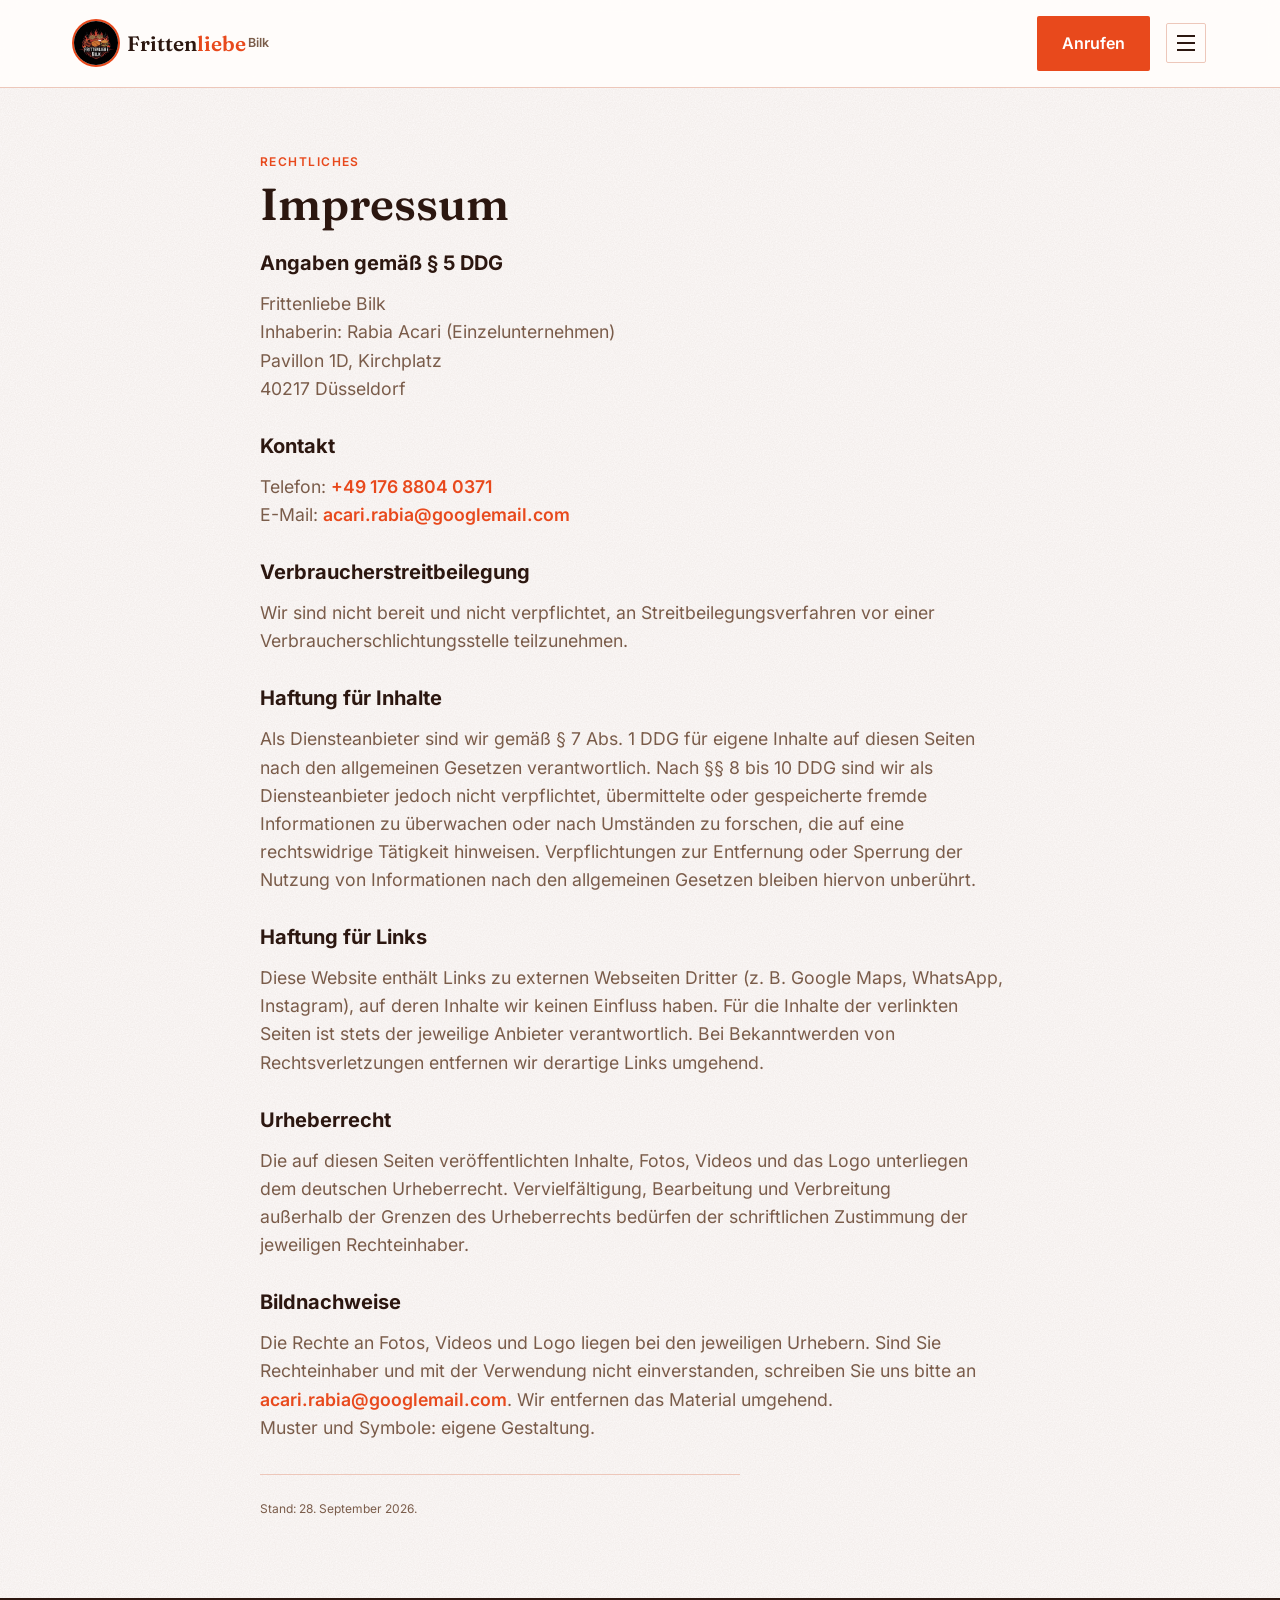
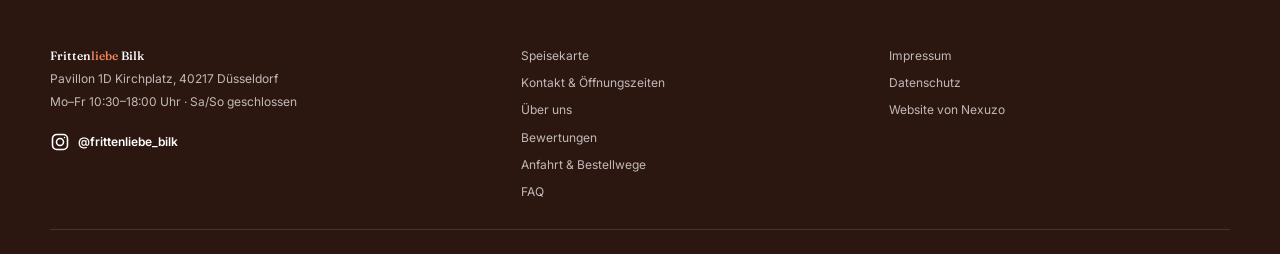
<file: impressum.html>
<!DOCTYPE html>
<html lang="de">
<head>
<meta charset="UTF-8">
<meta name="viewport" content="width=device-width, initial-scale=1.0">
<title>Impressum – Frittenliebe Bilk</title>
<meta name="description" content="Impressum von Frittenliebe Bilk, Düsseldorf.">
<link rel="stylesheet" href="assets/fonts/fonts.css">
<link rel="stylesheet" href="assets/vendor/open-props.min.css">
<link rel="stylesheet" href="assets/vendor/normalize.min.css">
<link rel="stylesheet" href="style.css">
<link rel="stylesheet" href="legal.css">
<link rel="icon" type="image/png" sizes="48x48" href="/icon-48.png">
<link rel="icon" type="image/png" sizes="96x96" href="/icon-96.png">
<link rel="icon" type="image/png" sizes="192x192" href="/icon-192.png">
<!-- SEO -->
<meta name="robots" content="noindex, follow">
<link rel="canonical" href="https://www.frittenliebe-bilk.de/impressum.html">
<!-- /SEO -->
</head>
<body>

<a class="skip-link" href="#main">Zum Inhalt springen</a>

<header class="nav" id="top">
  <div class="nav__inner">
    <a class="nav__logo" href="/"><img class="nav__logo-img" src="assets/logo-square.jpg" alt="" width="44" height="44">Fritten<span>liebe</span> <small>Bilk</small></a>
    <div class="nav__actions">
      <a class="btn btn--primary nav__call" href="tel:+4917688040371">Anrufen</a>
      <button class="nav__toggle" id="nav-toggle" aria-expanded="false" aria-controls="nav-links" aria-label="Menü öffnen">
        <span></span><span></span><span></span>
      </button>
    </div>
  </div>
  <nav class="nav__menu" id="nav-links" aria-label="Hauptmenü">
    <div class="nav__menu-inner">
      <div class="nav__group">
        <p class="nav__group-title">Startseite</p>
        <a href="/#speisekarte">Speisekarte</a>
        <a href="/#kontakt">Kontakt &amp; Öffnungszeiten</a>
        <a href="/#galerie">Impressionen</a>
        <a href="/#faq">FAQ</a>
      </div>
      <div class="nav__group">
        <p class="nav__group-title">Mehr entdecken</p>
        <a href="ueber-uns.html">Über uns</a>
        <a href="bewertungen.html">Bewertungen</a>
        <a href="anfahrt.html">Anfahrt &amp; Bestellwege</a>
      </div>
      <a class="nav__insta" href="https://www.instagram.com/frittenliebe_bilk/" target="_blank" rel="noopener">
        <svg viewBox="0 0 24 24" fill="none" stroke="currentColor" stroke-width="1.9" stroke-linecap="round" stroke-linejoin="round" aria-hidden="true"><rect x="3" y="3" width="18" height="18" rx="5"/><circle cx="12" cy="12" r="4.2"/><circle cx="17.4" cy="6.6" r="0.9" fill="currentColor" stroke="none"/></svg>
        <span>Folge uns auf Instagram <strong>@frittenliebe_bilk</strong></span>
      </a>
    </div>
  </nav>
</header>

<main id="main" class="legal">
  <div class="legal__inner">
    <p class="section-eyebrow">Rechtliches</p>
    <h1>Impressum</h1>
    
    <section class="legal__section">
      <h2>Angaben gemäß § 5 DDG</h2>
      <p>
        Frittenliebe Bilk<br>
        Inhaberin: Rabia Acari (Einzelunternehmen)<br>
        Pavillon 1D, Kirchplatz<br>
        40217 Düsseldorf
      </p>
    </section>

    <section class="legal__section">
      <h2>Kontakt</h2>
      <p>
        Telefon: <a href="tel:+4917688040371">+49 176 8804 0371</a><br>
        E-Mail: <a href="mailto:acari.rabia@googlemail.com">acari.rabia@googlemail.com</a>
      </p>
    </section>



    <section class="legal__section">
      <h2>Verbraucherstreitbeilegung</h2>
      <p>
        Wir sind nicht bereit und nicht verpflichtet, an Streitbeilegungsverfahren vor einer
        Verbraucherschlichtungsstelle teilzunehmen.
      </p>
    </section>

    <section class="legal__section">
      <h2>Haftung für Inhalte</h2>
      <p>
        Als Diensteanbieter sind wir gemäß § 7 Abs. 1 DDG für eigene Inhalte auf diesen Seiten
        nach den allgemeinen Gesetzen verantwortlich. Nach §§ 8 bis 10 DDG sind wir als
        Diensteanbieter jedoch nicht verpflichtet, übermittelte oder gespeicherte fremde
        Informationen zu überwachen oder nach Umständen zu forschen, die auf eine rechtswidrige
        Tätigkeit hinweisen. Verpflichtungen zur Entfernung oder Sperrung der Nutzung von
        Informationen nach den allgemeinen Gesetzen bleiben hiervon unberührt.
      </p>
    </section>

    <section class="legal__section">
      <h2>Haftung für Links</h2>
      <p>
        Diese Website enthält Links zu externen Webseiten Dritter (z.&nbsp;B. Google Maps,
        WhatsApp, Instagram), auf deren Inhalte wir keinen Einfluss haben. Für die Inhalte der
        verlinkten Seiten ist stets der jeweilige Anbieter verantwortlich. Bei Bekanntwerden von
        Rechtsverletzungen entfernen wir derartige Links umgehend.
      </p>
    </section>

    <section class="legal__section">
      <h2>Urheberrecht</h2>
      <p>
        Die auf diesen Seiten veröffentlichten Inhalte, Fotos, Videos und das Logo unterliegen dem
        deutschen Urheberrecht. Vervielfältigung, Bearbeitung und Verbreitung außerhalb der Grenzen
        des Urheberrechts bedürfen der schriftlichen Zustimmung der jeweiligen Rechteinhaber.
      </p>
    </section>

    <section class="legal__section">
      <h2>Bildnachweise</h2>
      <p>
        Die Rechte an Fotos, Videos und Logo liegen bei den jeweiligen Urhebern. Sind Sie Rechteinhaber
        und mit der Verwendung nicht einverstanden, schreiben Sie uns bitte an
        <a href="mailto:acari.rabia@googlemail.com">acari.rabia@googlemail.com</a>. Wir entfernen
        das Material umgehend.<br>
        Muster und Symbole: eigene Gestaltung.
      </p>
    </section>

    <p class="legal__note">Stand: 28. September 2026.</p>
  </div>
</main>

<footer class="footer">
  <div class="footer__inner">
    <div class="footer__brand">
      <p class="footer__logo">Fritten<span>liebe</span> Bilk</p>
      <p>Pavillon 1D Kirchplatz, 40217 Düsseldorf</p>
      <p>Mo–Fr 10:30–18:00 Uhr · Sa/So geschlossen</p>
      <a class="footer__insta" href="https://www.instagram.com/frittenliebe_bilk/" target="_blank" rel="noopener"><svg viewBox="0 0 24 24" fill="none" stroke="currentColor" stroke-width="1.9" stroke-linecap="round" stroke-linejoin="round" aria-hidden="true"><rect x="3" y="3" width="18" height="18" rx="5"/><circle cx="12" cy="12" r="4.2"/><circle cx="17.4" cy="6.6" r="0.9" fill="currentColor" stroke="none"/></svg><span>@frittenliebe_bilk</span></a>
    </div>
    <div class="footer__links">
      <a href="/#speisekarte">Speisekarte</a>
      <a href="/#kontakt">Kontakt &amp; Öffnungszeiten</a>
      <a href="/ueber-uns.html">Über uns</a>
      <a href="/bewertungen.html">Bewertungen</a>
      <a href="/anfahrt.html">Anfahrt &amp; Bestellwege</a>
      <a href="/#faq">FAQ</a>
    </div>
    <div class="footer__legal">
      <a href="impressum.html">Impressum</a>
      <a href="datenschutz.html">Datenschutz</a>
      <span>Website von <a href="https://nexuzo.de" target="_blank" rel="noopener">Nexuzo</a></span>
    </div>
  </div>
</footer>

<script src="script.js"></script>
</body>
</html>
</file>
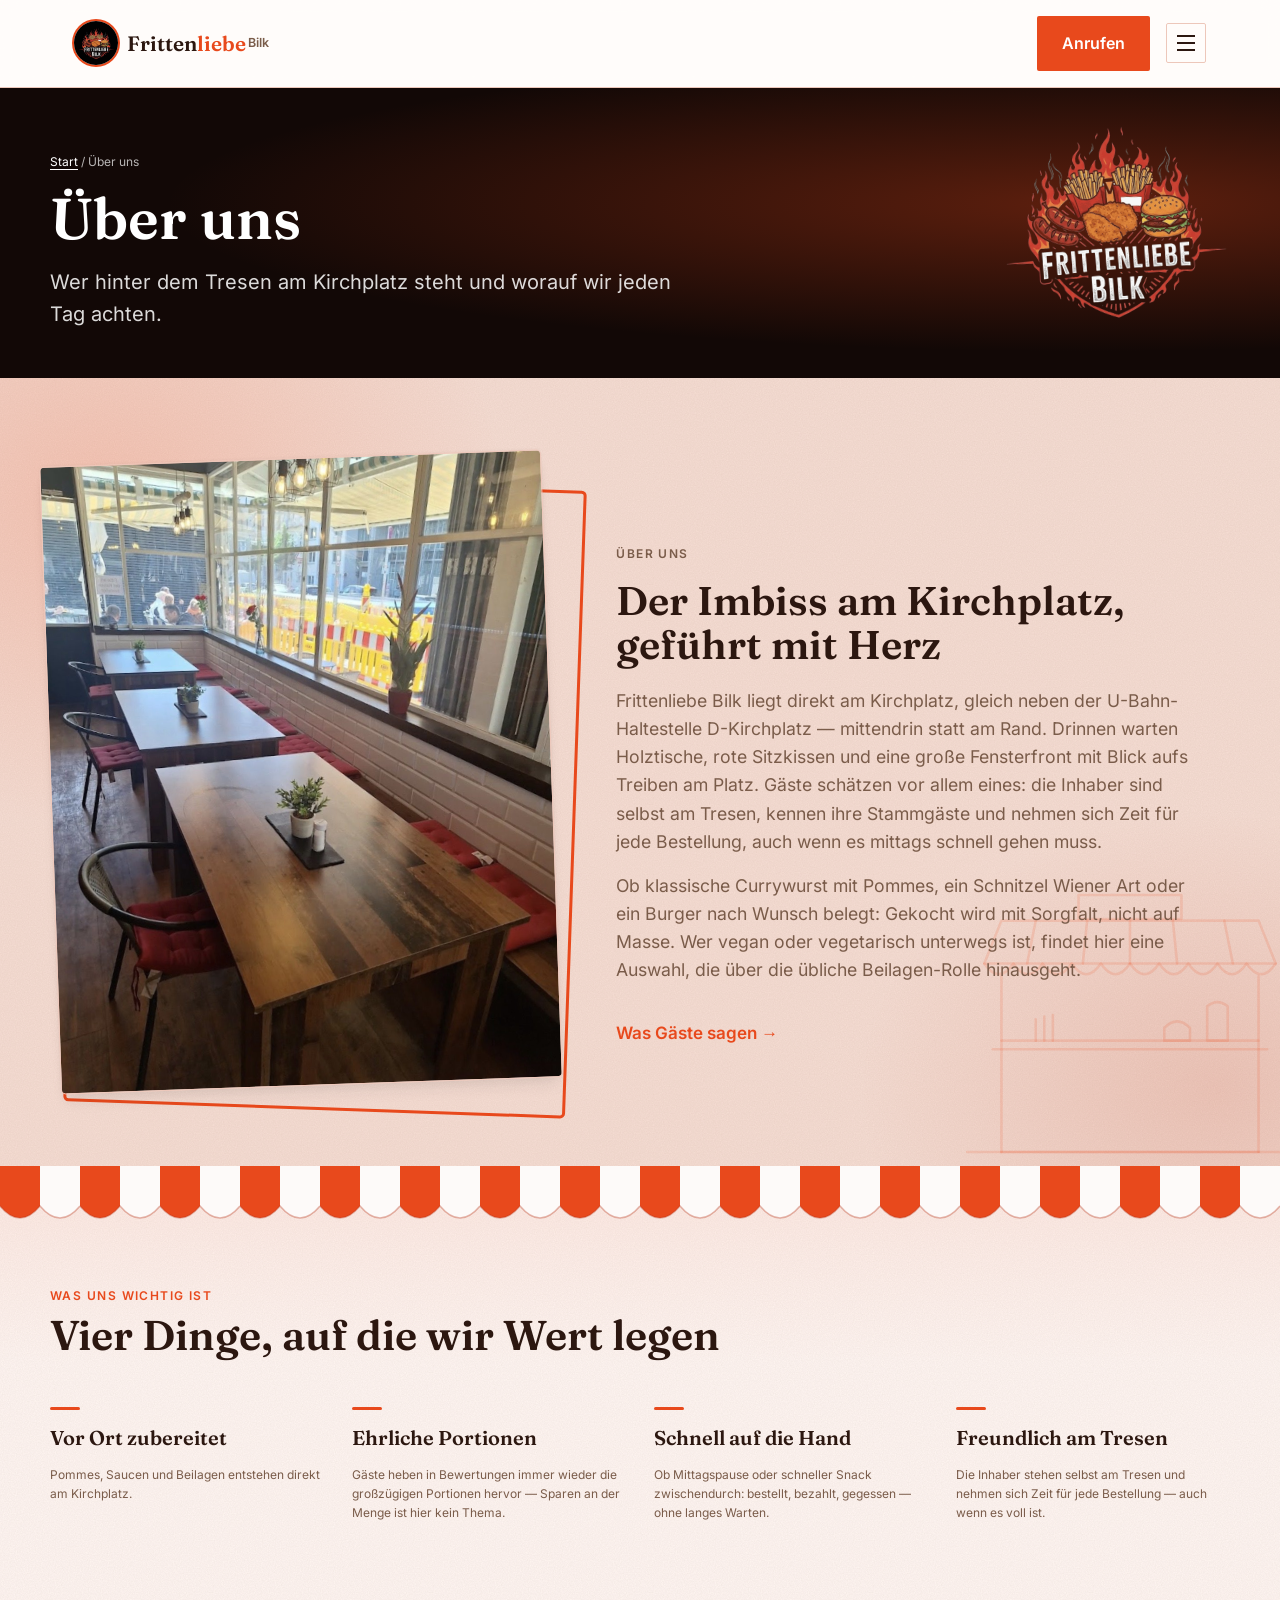
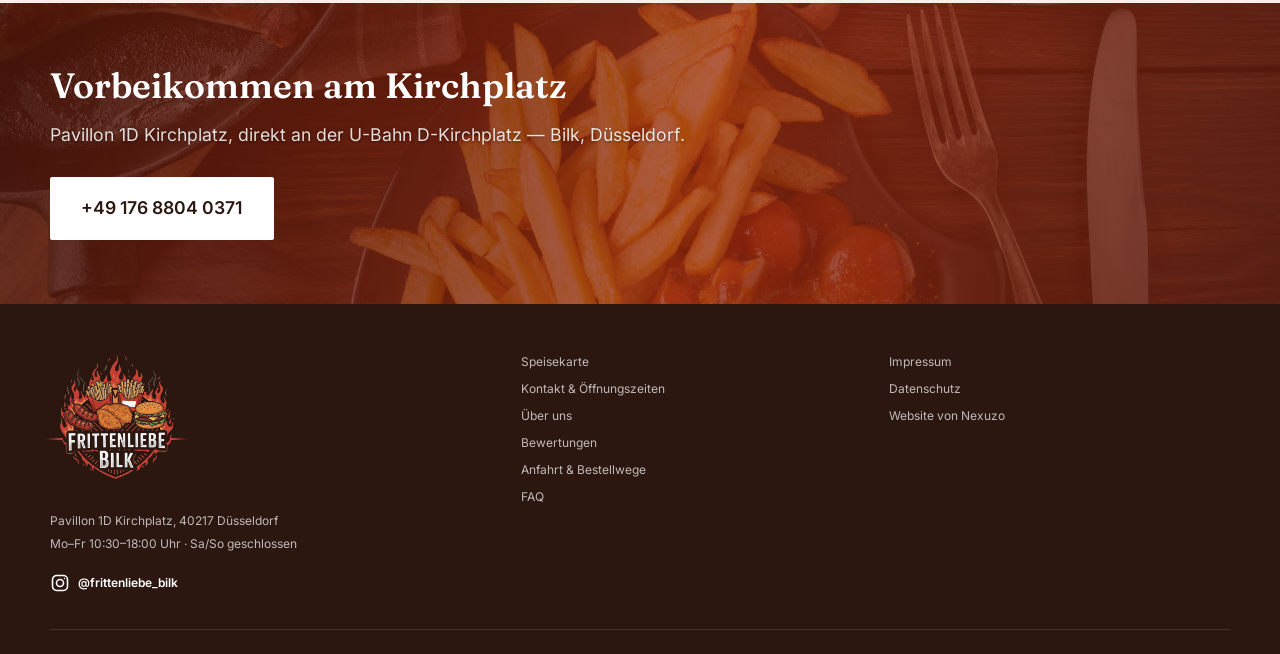
<file: ueber-uns.html>
<!DOCTYPE html>
<html lang="de">
<head>
<meta charset="UTF-8">
<meta name="viewport" content="width=device-width, initial-scale=1.0">
<title>Über uns – Imbiss am Kirchplatz in Bilk | Frittenliebe Bilk</title>
<meta name="description" content="Frittenliebe Bilk ist der Imbiss am Kirchplatz in Düsseldorf: Inhaber am Tresen, vor Ort zubereitete Pommes &amp; Soßen, große Portionen und viel Veganes.">
<link rel="stylesheet" href="assets/fonts/fonts.css">
<link rel="stylesheet" href="assets/vendor/open-props.min.css">
<link rel="stylesheet" href="assets/vendor/normalize.min.css">
<link rel="stylesheet" href="style.css">
<link rel="icon" type="image/png" sizes="48x48" href="/icon-48.png">
<link rel="icon" type="image/png" sizes="96x96" href="/icon-96.png">
<link rel="icon" type="image/png" sizes="192x192" href="/icon-192.png">
<link rel="apple-touch-icon" href="/apple-touch-icon.png">
<!-- SEO -->
<meta name="robots" content="index, follow, max-image-preview:large, max-snippet:-1">
<link rel="canonical" href="https://www.frittenliebe-bilk.de/ueber-uns.html">
<link rel="alternate" hreflang="de" href="https://www.frittenliebe-bilk.de/ueber-uns.html">
<meta name="theme-color" content="#e8491c">
<link rel="manifest" href="/site.webmanifest">
<meta property="og:type" content="website">
<meta property="og:locale" content="de_DE">
<meta property="og:site_name" content="Frittenliebe Bilk">
<meta property="og:title" content="Über uns – Imbiss am Kirchplatz in Bilk | Frittenliebe Bilk">
<meta property="og:description" content="Frittenliebe Bilk ist der Imbiss am Kirchplatz in Düsseldorf: Inhaber am Tresen, vor Ort zubereitete Pommes &amp; Soßen, große Portionen und viel Veganes.">
<meta property="og:url" content="https://www.frittenliebe-bilk.de/ueber-uns.html">
<meta property="og:image" content="https://www.frittenliebe-bilk.de/og-frittenliebe-bilk.jpg">
<meta property="og:image:width" content="1200">
<meta property="og:image:height" content="630">
<meta property="og:image:alt" content="Logo von Frittenliebe Bilk neben Currywurst mit Pommes">
<meta name="twitter:card" content="summary_large_image">
<meta name="twitter:title" content="Über uns – Imbiss am Kirchplatz in Bilk | Frittenliebe Bilk">
<meta name="twitter:description" content="Frittenliebe Bilk ist der Imbiss am Kirchplatz in Düsseldorf: Inhaber am Tresen, vor Ort zubereitete Pommes &amp; Soßen, große Portionen und viel Veganes.">
<meta name="twitter:image" content="https://www.frittenliebe-bilk.de/og-frittenliebe-bilk.jpg">
<script type="application/ld+json">
{"@context":"https://schema.org","@graph":[{"@type":"WebSite","@id":"https://www.frittenliebe-bilk.de/#website","url":"https://www.frittenliebe-bilk.de/","name":"Frittenliebe Bilk","inLanguage":"de-DE","publisher":{"@id":"https://www.frittenliebe-bilk.de/#restaurant"}},{"@type":["FastFoodRestaurant","LocalBusiness"],"@id":"https://www.frittenliebe-bilk.de/#restaurant","name":"Frittenliebe Bilk","alternateName":"Frittenliebe Düsseldorf-Bilk","description":"Imbiss am Kirchplatz in Düsseldorf-Bilk mit frisch geschwenkten Pommes, Currywurst, Burgern, Schnitzeln und einer großen Auswahl an veganen und vegetarischen Gerichten. Speisen vor Ort oder Abholung.","url":"https://www.frittenliebe-bilk.de/","telephone":"+49 176 88040371","image":["https://www.frittenliebe-bilk.de/og-frittenliebe-bilk.jpg","https://www.frittenliebe-bilk.de/assets/currywurst-pommes.jpg","https://www.frittenliebe-bilk.de/assets/innenraum.jpg","https://www.frittenliebe-bilk.de/assets/klassiker-auswahl.jpg"],"logo":"https://www.frittenliebe-bilk.de/logo-thumb.jpg","priceRange":"€","currenciesAccepted":"EUR","servesCuisine":["Imbiss","Pommes","Currywurst","Burger","Schnitzel","Vegan","Vegetarisch"],"acceptsReservations":false,"hasMenu":{"@id":"https://www.frittenliebe-bilk.de/#speisekarte"},"address":{"@type":"PostalAddress","streetAddress":"Pavillon 1D, Kirchplatz","postalCode":"40217","addressLocality":"Düsseldorf","addressRegion":"Nordrhein-Westfalen","addressCountry":"DE"},"geo":{"@type":"GeoCoordinates","latitude":51.2136947,"longitude":6.7757823},"hasMap":"https://www.google.com/maps?cid=3278894309455236328","openingHoursSpecification":[{"@type":"OpeningHoursSpecification","dayOfWeek":["Monday","Tuesday","Wednesday","Thursday","Friday"],"opens":"10:30","closes":"18:00"}],"areaServed":[{"@type":"Place","name":"Düsseldorf-Bilk"},{"@type":"Place","name":"Düsseldorf-Unterbilk"},{"@type":"Place","name":"Düsseldorf-Friedrichstadt"}],"sameAs":["https://www.instagram.com/frittenliebe_bilk/","https://www.google.com/maps?cid=3278894309455236328"]},{"@type":"AboutPage","@id":"https://www.frittenliebe-bilk.de/ueber-uns.html#webpage","url":"https://www.frittenliebe-bilk.de/ueber-uns.html","name":"Über uns – Imbiss am Kirchplatz in Bilk | Frittenliebe Bilk","description":"Frittenliebe Bilk ist der Imbiss am Kirchplatz in Düsseldorf: Inhaber am Tresen, vor Ort zubereitete Pommes & Soßen, große Portionen und viel Veganes.","isPartOf":{"@id":"https://www.frittenliebe-bilk.de/#website"},"about":{"@id":"https://www.frittenliebe-bilk.de/#restaurant"},"inLanguage":"de-DE","dateModified":"2026-10-04","breadcrumb":{"@id":"https://www.frittenliebe-bilk.de/ueber-uns.html#breadcrumb"}},{"@type":"BreadcrumbList","@id":"https://www.frittenliebe-bilk.de/ueber-uns.html#breadcrumb","itemListElement":[{"@type":"ListItem","position":1,"name":"Start","item":"https://www.frittenliebe-bilk.de/"},{"@type":"ListItem","position":2,"name":"Über uns","item":"https://www.frittenliebe-bilk.de/ueber-uns.html"}]}]}
</script>
<!-- /SEO -->
</head>
<body>

<a class="skip-link" href="#main">Zum Inhalt springen</a>

<header class="nav" id="top">
  <div class="nav__inner">
    <a class="nav__logo" href="/"><img class="nav__logo-img" src="assets/logo-square.jpg" alt="" width="44" height="44">Fritten<span>liebe</span> <small>Bilk</small></a>
    <div class="nav__actions">
      <a class="btn btn--primary nav__call" href="tel:+4917688040371">Anrufen</a>
      <button class="nav__toggle" id="nav-toggle" aria-expanded="false" aria-controls="nav-links" aria-label="Menü öffnen">
        <span></span><span></span><span></span>
      </button>
    </div>
  </div>
  <nav class="nav__menu" id="nav-links" aria-label="Hauptmenü">
    <div class="nav__menu-inner">
      <div class="nav__group">
        <p class="nav__group-title">Startseite</p>
        <a href="/#speisekarte">Speisekarte</a>
        <a href="/#kontakt">Kontakt &amp; Öffnungszeiten</a>
        <a href="/#galerie">Impressionen</a>
        <a href="/#faq">FAQ</a>
      </div>
      <div class="nav__group">
        <p class="nav__group-title">Mehr entdecken</p>
        <a href="ueber-uns.html" aria-current="page">Über uns</a>
        <a href="bewertungen.html">Bewertungen</a>
        <a href="anfahrt.html">Anfahrt &amp; Bestellwege</a>
      </div>
      <a class="nav__insta" href="https://www.instagram.com/frittenliebe_bilk/" target="_blank" rel="noopener">
        <svg viewBox="0 0 24 24" fill="none" stroke="currentColor" stroke-width="1.9" stroke-linecap="round" stroke-linejoin="round" aria-hidden="true"><rect x="3" y="3" width="18" height="18" rx="5"/><circle cx="12" cy="12" r="4.2"/><circle cx="17.4" cy="6.6" r="0.9" fill="currentColor" stroke="none"/></svg>
        <span>Folge uns auf Instagram <strong>@frittenliebe_bilk</strong></span>
      </a>
    </div>
  </nav>
</header>

<main id="main">

  <section class="page-hero">
    <div class="page-hero__inner">
      <nav class="page-hero__crumbs" aria-label="Brotkrumen"><a href="/">Start</a> <span aria-hidden="true">/</span> <span>Über uns</span></nav>
      <h1 class="page-hero__title">Über uns<span class="visually-hidden"> – Frittenliebe Bilk, Imbiss am Kirchplatz in Düsseldorf</span></h1>
      <p class="page-hero__lead">Wer hinter dem Tresen am Kirchplatz steht und worauf wir jeden Tag achten.</p>
    </div>
    <img class="page-hero__logo" src="assets/logo.png" alt="" width="560" height="534">
  </section>

  <section class="about" id="ueber-uns">
    <div class="about__inner">
      <div class="about__media reveal-left">
        <img class="about__media-block" src="assets/innenraum.jpg" alt="Gastraum von Frittenliebe Bilk mit Holztischen, roten Sitzkissen und großer Fensterfront zum Kirchplatz" width="1124" height="1503" loading="lazy">
      </div>
      <div class="about__text reveal-right">
        <p class="section-eyebrow">Über uns</p>
        <h2>Der Imbiss am Kirchplatz, geführt mit Herz</h2>
        <p>Frittenliebe Bilk liegt direkt am Kirchplatz, gleich neben der U-Bahn-Haltestelle D-Kirchplatz — mittendrin statt am Rand. Drinnen warten Holztische, rote Sitzkissen und eine große Fensterfront mit Blick aufs Treiben am Platz. Gäste schätzen vor allem eines: die Inhaber sind selbst am Tresen, kennen ihre Stammgäste und nehmen sich Zeit für jede Bestellung, auch wenn es mittags schnell gehen muss.</p>
        <p>Ob klassische Currywurst mit Pommes, ein Schnitzel Wiener Art oder ein Burger nach Wunsch belegt: Gekocht wird mit Sorgfalt, nicht auf Masse. Wer vegan oder vegetarisch unterwegs ist, findet hier eine Auswahl, die über die übliche Beilagen-Rolle hinausgeht.</p>
        <a class="link-arrow" href="bewertungen.html">Was Gäste sagen<span aria-hidden="true"> →</span></a>
      </div>
    </div>
  </section>

  <section class="values" aria-label="Was uns wichtig ist">
    <div class="values__inner">
      <div class="values__header">
        <p class="section-eyebrow">Was uns wichtig ist</p>
        <h2 class="section-title">Vier Dinge, auf die wir Wert legen</h2>
      </div>
      <div class="values__grid">
        <div class="values__item reveal-item">
          <h3>Vor Ort zubereitet</h3>
          <p>Pommes, Saucen und Beilagen entstehen direkt am Kirchplatz.</p>
        </div>
        <div class="values__item reveal-item">
          <h3>Ehrliche Portionen</h3>
          <p>Gäste heben in Bewertungen immer wieder die großzügigen Portionen hervor — Sparen an der Menge ist hier kein Thema.</p>
        </div>
        <div class="values__item reveal-item">
          <h3>Schnell auf die Hand</h3>
          <p>Ob Mittagspause oder schneller Snack zwischendurch: bestellt, bezahlt, gegessen — ohne langes Warten.</p>
        </div>
        <div class="values__item reveal-item">
          <h3>Freundlich am Tresen</h3>
          <p>Die Inhaber stehen selbst am Tresen und nehmen sich Zeit für jede Bestellung — auch wenn es voll ist.</p>
        </div>
      </div>
    </div>
  </section>

  <section class="cta-banner">
    <div class="cta-banner__inner">
      <h2>Vorbeikommen am Kirchplatz</h2>
      <p>Pavillon 1D Kirchplatz, direkt an der U-Bahn D-Kirchplatz — Bilk, Düsseldorf.</p>
      <a class="btn btn--on-dark btn--lg" href="tel:+4917688040371">+49 176 8804 0371</a>
    </div>
  </section>

</main>

<footer class="footer">
  <div class="footer__inner">
    <div class="footer__brand">
      <img class="footer__logo-img" src="assets/logo.png" alt="Frittenliebe Bilk" width="560" height="534" loading="lazy">
      <p>Pavillon 1D Kirchplatz, 40217 Düsseldorf</p>
      <p>Mo–Fr 10:30–18:00 Uhr · Sa/So geschlossen</p>
      <a class="footer__insta" href="https://www.instagram.com/frittenliebe_bilk/" target="_blank" rel="noopener"><svg viewBox="0 0 24 24" fill="none" stroke="currentColor" stroke-width="1.9" stroke-linecap="round" stroke-linejoin="round" aria-hidden="true"><rect x="3" y="3" width="18" height="18" rx="5"/><circle cx="12" cy="12" r="4.2"/><circle cx="17.4" cy="6.6" r="0.9" fill="currentColor" stroke="none"/></svg><span>@frittenliebe_bilk</span></a>
    </div>
    <div class="footer__links">
      <a href="/#speisekarte">Speisekarte</a>
      <a href="/#kontakt">Kontakt &amp; Öffnungszeiten</a>
      <a href="/ueber-uns.html">Über uns</a>
      <a href="/bewertungen.html">Bewertungen</a>
      <a href="/anfahrt.html">Anfahrt &amp; Bestellwege</a>
      <a href="/#faq">FAQ</a>
    </div>
    <div class="footer__legal">
      <a href="impressum.html">Impressum</a>
      <a href="datenschutz.html">Datenschutz</a>
      <span>Website von <a href="https://nexuzo.de" target="_blank" rel="noopener">Nexuzo</a></span>
    </div>
  </div>
</footer>

<button class="back-to-top" id="back-to-top" aria-label="Nach oben scrollen" hidden>
  <svg viewBox="0 0 24 24" fill="none" stroke="currentColor" stroke-width="2"><path d="M12 19V5M5 12l7-7 7 7"/></svg>
</button>

<script src="script.js"></script>
</body>
</html>
</file>
<file: assets/fonts/fonts.css>
/* Schriften lokal gehostet (keine Verbindung zu Google Fonts). Lizenz: SIL Open Font License 1.1, siehe LICENSE-*.txt */
@font-face {
  font-family: 'Fraunces';
  font-style: normal;
  font-weight: 500;
  font-display: swap;
  src: url('fraunces-latin-500-normal.woff2') format('woff2');
  unicode-range: U+0000-00FF, U+0131, U+0152-0153, U+02BB-02BC, U+02C6, U+02DA, U+02DC, U+0304, U+0308, U+0329, U+2000-206F, U+20AC, U+2122, U+2191, U+2193, U+2212, U+2215, U+FEFF, U+FFFD;
}
@font-face {
  font-family: 'Fraunces';
  font-style: normal;
  font-weight: 600;
  font-display: swap;
  src: url('fraunces-latin-600-normal.woff2') format('woff2');
  unicode-range: U+0000-00FF, U+0131, U+0152-0153, U+02BB-02BC, U+02C6, U+02DA, U+02DC, U+0304, U+0308, U+0329, U+2000-206F, U+20AC, U+2122, U+2191, U+2193, U+2212, U+2215, U+FEFF, U+FFFD;
}
@font-face {
  font-family: 'Fraunces';
  font-style: normal;
  font-weight: 700;
  font-display: swap;
  src: url('fraunces-latin-700-normal.woff2') format('woff2');
  unicode-range: U+0000-00FF, U+0131, U+0152-0153, U+02BB-02BC, U+02C6, U+02DA, U+02DC, U+0304, U+0308, U+0329, U+2000-206F, U+20AC, U+2122, U+2191, U+2193, U+2212, U+2215, U+FEFF, U+FFFD;
}
@font-face {
  font-family: 'Fraunces';
  font-style: italic;
  font-weight: 500;
  font-display: swap;
  src: url('fraunces-latin-500-italic.woff2') format('woff2');
  unicode-range: U+0000-00FF, U+0131, U+0152-0153, U+02BB-02BC, U+02C6, U+02DA, U+02DC, U+0304, U+0308, U+0329, U+2000-206F, U+20AC, U+2122, U+2191, U+2193, U+2212, U+2215, U+FEFF, U+FFFD;
}
@font-face {
  font-family: 'Inter';
  font-style: normal;
  font-weight: 400;
  font-display: swap;
  src: url('inter-latin-400-normal.woff2') format('woff2');
  unicode-range: U+0000-00FF, U+0131, U+0152-0153, U+02BB-02BC, U+02C6, U+02DA, U+02DC, U+0304, U+0308, U+0329, U+2000-206F, U+20AC, U+2122, U+2191, U+2193, U+2212, U+2215, U+FEFF, U+FFFD;
}
@font-face {
  font-family: 'Inter';
  font-style: normal;
  font-weight: 500;
  font-display: swap;
  src: url('inter-latin-500-normal.woff2') format('woff2');
  unicode-range: U+0000-00FF, U+0131, U+0152-0153, U+02BB-02BC, U+02C6, U+02DA, U+02DC, U+0304, U+0308, U+0329, U+2000-206F, U+20AC, U+2122, U+2191, U+2193, U+2212, U+2215, U+FEFF, U+FFFD;
}
@font-face {
  font-family: 'Inter';
  font-style: normal;
  font-weight: 600;
  font-display: swap;
  src: url('inter-latin-600-normal.woff2') format('woff2');
  unicode-range: U+0000-00FF, U+0131, U+0152-0153, U+02BB-02BC, U+02C6, U+02DA, U+02DC, U+0304, U+0308, U+0329, U+2000-206F, U+20AC, U+2122, U+2191, U+2193, U+2212, U+2215, U+FEFF, U+FFFD;
}
@font-face {
  font-family: 'Inter';
  font-style: normal;
  font-weight: 700;
  font-display: swap;
  src: url('inter-latin-700-normal.woff2') format('woff2');
  unicode-range: U+0000-00FF, U+0131, U+0152-0153, U+02BB-02BC, U+02C6, U+02DA, U+02DC, U+0304, U+0308, U+0329, U+2000-206F, U+20AC, U+2122, U+2191, U+2193, U+2212, U+2215, U+FEFF, U+FFFD;
}
</file>
<file: style.css>
/* ==========================================================================
   Frittenliebe Bilk
   Inhaltsverzeichnis:
   1. Tokens & Reset
   2. Typografie & Utility-Klassen
   3. Buttons
   4. Navigation
   5. Hero
   6. USP-Leiste
   7. Werte-Sektion
   8. Über uns
   9. Ablauf ("So läuft's ab")
   10. Speisekarte (Karten, Preisliste, Dips)
   11. Galerie & Lightbox
   12. Bewertungen
   13. CTA-Banner
   14. Anfahrt
   15. FAQ
   16. Kontakt & Öffnungszeiten-Tabelle
   17. Footer
   18. Back-to-top
   19. Scroll-Reveal-Animationen
   20. Responsive Breakpoints
   21. Druckansicht
   ========================================================================== */

/* ---------- 1. Tokens & Reset ---------- */

:root {
  /* Seite ist immer hell: Dark-Mode-Farben aus normalize.css neutralisieren */
  color-scheme: light;
  --surface-1: #fdfaf9;
  --surface-2: #f8e9e4;
  --surface-3: #f3d3c7;
  --surface-4: #edc7ba;
  --text-1: #2c1710;
  --text-2: #7a5c4a;
  --color-bg:        #fdfaf9;   /* fast Weiß, kein Cremeton mehr */
  --color-surface:   #f8e9e4;   /* helles Koralle/Terrakotta statt Creme */
  --color-surface-2: #f3d3c7;   /* etwas kräftigeres Koralle für Verläufe */
  --color-accent:    #e8491c;   /* kräftiges Paprika-/Tomatenrot-Orange */
  --color-accent-strong: #b52f12;  /* dunkleres Rot für große Flächen/Hover */
  --color-accent-2:  #2d7d46;   /* frisches Grün, Kräuter/vegan */
  --color-ink:       #2c1710;
  --color-text:      #2c1710;
  --color-muted:     #7a5c4a;
  --color-border:    #edc7ba;
  --color-open:      #2d7d46;
  --color-closed:    #b52f12;

  --font-display: 'Fraunces', Georgia, serif;
  --font-body: 'Inter', -apple-system, BlinkMacSystemFont, 'Segoe UI', sans-serif;

  --max-width: 1180px;
  --radius: var(--radius-2, 8px);
  --radius-sm: var(--radius-1, 4px);
}

* { box-sizing: border-box; }

/* Einblend-Animationen (reveal-right) dürfen nie seitliches Scrollen erzeugen */
html, body { overflow-x: clip; }

/* Tabellen-Styling aus normalize.css zurücksetzen (sonst dunkel im Dark-Mode) */
.hours-table,
.burger-table {
  width: 100%;
  max-width: none;
  background: transparent;
  border: none;
  border-radius: 0;
}
.hours-table :is(thead, tbody, tr, th, td),
.burger-table :is(thead, tbody, tr, th, td) {
  background: transparent;
  border-radius: 0;
}

html {
  scroll-behavior: smooth;
}

@media (prefers-reduced-motion: reduce) {
  html { scroll-behavior: auto; }
}

body {
  margin: 0;
  background: var(--color-bg);
  color: var(--color-text);
  font-family: var(--font-body);
  font-size: 17px;
  line-height: 1.6;
  -webkit-font-smoothing: antialiased;
}

img, svg { display: block; max-width: 100%; }

a {
  color: inherit;
  text-decoration: none;
}

h1, h2, h3 {
  font-family: var(--font-display);
  font-weight: 600;
  line-height: 1.1;
  margin: 0;
  color: var(--color-ink);
}

p { margin: 0; }
ul, ol { margin: 0; padding: 0; list-style: none; }

/* ---------- 2. Typografie & Utility-Klassen ---------- */

.skip-link {
  position: absolute;
  left: -999px;
  top: 0;
  background: var(--color-accent);
  color: #fff;
  padding: var(--size-2) var(--size-4);
  z-index: 200;
  border-radius: 0 0 var(--radius-sm) 0;
}
.skip-link:focus {
  left: 0;
}

.section-eyebrow {
  display: block;
  font-family: var(--font-body);
  font-weight: 600;
  font-size: var(--font-size-0);
  letter-spacing: 0.12em;
  text-transform: uppercase;
  color: var(--color-accent);
  margin-bottom: var(--size-2);
}

.section-title {
  font-size: clamp(1.9rem, 3vw + 1rem, 2.6rem);
  margin-bottom: var(--size-3);
}

.section-lead {
  max-width: 56ch;
  color: var(--color-muted);
  font-size: var(--font-size-2);
}

/* ---------- 3. Buttons ---------- */

.btn {
  display: inline-flex;
  align-items: center;
  gap: var(--size-2);
  padding: 0.85rem 1.5rem;
  border-radius: var(--radius-sm);
  font-weight: 600;
  font-size: var(--font-size-1);
  border: 1px solid transparent;
  transition: transform 0.2s var(--ease-squish-2, ease), box-shadow 0.2s ease, background 0.2s ease, color 0.2s ease;
  cursor: pointer;
  white-space: nowrap;
}
.btn:hover { transform: translateY(-2px); }
.btn:focus-visible { outline: 2px solid var(--color-accent); outline-offset: 2px; }

.btn--primary {
  background: var(--color-accent);
  color: #fff;
}
.btn--primary:hover { box-shadow: var(--shadow-3); background: var(--color-accent-strong); }

.btn--ghost {
  background: rgba(255,255,255,0.08);
  border-color: rgba(255,255,255,0.5);
  color: #fff;
}
.btn--ghost:hover { background: rgba(255,255,255,0.18); }

.btn--outline {
  background: transparent;
  border-color: var(--color-border);
  color: var(--color-ink);
}
.btn--outline:hover { border-color: var(--color-accent); color: var(--color-accent); }

.btn--on-dark {
  background: #fff;
  color: var(--color-ink);
}
.btn--on-dark:hover { box-shadow: var(--shadow-3); }

.btn__bag-icon { width: 18px; height: 18px; flex-shrink: 0; }

.btn--whatsapp {
  margin-top: var(--size-6);
  background: #25d366;
  color: #0b2e1b;
}
.btn--whatsapp svg { width: 18px; height: 18px; }
.btn--whatsapp:hover { box-shadow: var(--shadow-3); background: #21bd5a; }

.btn--insta {
  margin-top: var(--size-6);
  margin-left: var(--size-2);
  background: linear-gradient(45deg, #f58529, #dd2a7b 55%, #8134af);
  color: #fff;
}
.btn--insta svg { width: 18px; height: 18px; }
.btn--insta:hover { box-shadow: var(--shadow-3); }
@media (max-width: 480px) {
  .btn--insta { margin-left: 0; margin-top: var(--size-3); }
}

.btn--lg { padding: 1rem 1.9rem; font-size: var(--font-size-2); }

.btn__phone-icon {
  width: 17px; height: 17px;
  flex-shrink: 0;
}

.link-arrow {
  display: inline-flex;
  align-items: center;
  gap: var(--size-1);
  margin-top: var(--size-4);
  font-weight: 600;
  color: var(--color-accent);
  border-bottom: 1px solid transparent;
  transition: gap 0.2s ease;
}
.link-arrow:hover { gap: var(--size-2); }

/* ---------- 4. Nav ---------- */

.nav {
  position: sticky;
  top: 0;
  z-index: 100;
  background: rgba(255, 253, 251, 0.92);
  backdrop-filter: blur(8px);
  border-bottom: 1px solid var(--color-border);
  transition: box-shadow 0.3s ease;
}
.nav.is-scrolled {
  box-shadow: var(--shadow-2);
}

.nav__inner {
  max-width: var(--max-width);
  margin: 0 auto;
  padding: var(--size-3) var(--size-5);
  display: flex;
  align-items: center;
  justify-content: space-between;
  gap: var(--size-4);
}

.nav__logo-img {
  width: 44px;
  height: 44px;
  border-radius: 50%;
  object-fit: cover;
  margin-right: 0.55rem;
  vertical-align: middle;
  box-shadow: 0 0 0 2px var(--color-accent);
}
.nav__logo {
  display: inline-flex;
  align-items: center;
  font-family: var(--font-display);
  font-weight: 600;
  font-size: 1.3rem;
  color: var(--color-ink);
  white-space: nowrap;
}
.nav__logo span { color: var(--color-accent); }
.nav__logo small { font-family: var(--font-body); font-weight: 600; font-size: 0.6em; color: var(--color-muted); margin-left: 0.2em; }

/* Hamburger-Menü (auf allen Bildschirmgrößen) */
.nav__menu {
  position: absolute;
  top: 100%;
  left: 0; right: 0;
  display: none;
  background: var(--color-bg);
  border-bottom: 1px solid var(--color-border);
  box-shadow: 0 18px 40px rgba(44, 23, 16, 0.12);
}
.nav__menu.is-open { display: block; animation: menu-in 0.2s ease; }
@keyframes menu-in { from { opacity: 0; transform: translateY(-6px); } to { opacity: 1; transform: none; } }
.nav__menu-inner {
  max-width: var(--max-width);
  margin: 0 auto;
  padding: var(--size-5) var(--size-5) var(--size-6);
  display: grid;
  grid-template-columns: repeat(2, minmax(0, 1fr));
  gap: var(--size-6);
}
.nav__group { display: flex; flex-direction: column; }
.nav__group-title {
  font-size: var(--font-size-00, 0.75rem);
  font-weight: 700;
  letter-spacing: 0.1em;
  text-transform: uppercase;
  color: var(--color-accent);
  margin-bottom: var(--size-2);
}
.nav__group a {
  padding: 0.7rem 0;
  border-bottom: 1px solid var(--color-border);
  font-family: var(--font-display);
  font-size: var(--font-size-3);
  font-weight: 600;
  color: var(--color-ink);
  text-decoration: none;
  transition: color 0.2s ease, padding-left 0.2s ease;
}
.nav__group a:last-child { border-bottom: none; }
.nav__group a:hover { color: var(--color-accent); padding-left: 0.3rem; }
.nav__group a[aria-current="page"],
.nav__group a.is-active { color: var(--color-accent); }
@media (max-width: 720px) {
  .nav__menu-inner { grid-template-columns: 1fr; gap: var(--size-4); max-height: calc(100vh - 80px); overflow-y: auto; }
}
@media (prefers-reduced-motion: reduce) {
  .nav__menu.is-open { animation: none; }
}

.nav__insta {
  grid-column: 1 / -1;
  display: flex;
  align-items: center;
  gap: var(--size-3);
  padding: var(--size-3) var(--size-4);
  border: 1px solid var(--color-border);
  border-radius: var(--radius);
  background: var(--color-surface);
  color: var(--color-ink);
  text-decoration: none;
  transition: border-color 0.2s ease;
}
.nav__insta svg { width: 26px; height: 26px; color: #dd2a7b; flex-shrink: 0; }
.nav__insta strong { color: var(--color-accent); }
.nav__insta:hover { border-color: var(--color-accent); }

/* Kopfbereich der Unterseiten */
.page-hero {
  position: relative;
  overflow: hidden;
  background: #120806;
  color: #fff;
  padding: var(--size-9) var(--size-5) var(--size-8);
}
.page-hero::before {
  content: "";
  position: absolute;
  inset: 0;
  background: radial-gradient(ellipse at 85% 40%, rgba(232,73,28,0.35), transparent 60%);
}
.page-hero__inner { position: relative; max-width: var(--max-width); margin: 0 auto; }
.page-hero__crumbs { font-size: var(--font-size-0); color: rgba(255,255,255,0.7); margin-bottom: var(--size-3); }
.page-hero__crumbs a { color: #fff; text-decoration: underline; text-underline-offset: 3px; }
.page-hero__title { color: #fff; font-size: clamp(2.2rem, 5vw, 3.6rem); margin-bottom: var(--size-3); max-width: 16ch; }
.page-hero__lead { color: rgba(255,255,255,0.85); font-size: var(--font-size-3); max-width: 52ch; }
.page-hero__logo {
  position: absolute;
  right: max(var(--size-5), calc((100vw - var(--max-width)) / 2));
  top: 50%;
  width: clamp(150px, 18vw, 230px);
  height: auto;
  transform: translateY(-50%) rotate(-4deg);
}
@media (max-width: 760px) {
  .page-hero__logo { display: none; }
}

.nav__actions { display: flex; align-items: center; gap: var(--size-3); }

.nav__toggle {
  display: flex;
  cursor: pointer;
  flex-direction: column;
  justify-content: center;
  gap: 5px;
  width: 40px; height: 40px;
  background: none;
  border: 1px solid var(--color-border);
  border-radius: var(--radius-sm);
}
.nav__toggle span {
  display: block;
  width: 18px; height: 2px;
  margin: 0 auto;
  background: var(--color-ink);
  transition: transform 0.2s ease, opacity 0.2s ease;
}
.nav__toggle[aria-expanded="true"] span:nth-child(1) { transform: translateY(7px) rotate(45deg); }
.nav__toggle[aria-expanded="true"] span:nth-child(2) { opacity: 0; }
.nav__toggle[aria-expanded="true"] span:nth-child(3) { transform: translateY(-7px) rotate(-45deg); }

/* ---------- 5. Hero ---------- */

.hero {
  position: relative;
  min-height: 88vh;
  display: flex;
  align-items: center;
  overflow: hidden;
  color: #fff;
}

.hero { background: #120806; }
.hero__video {
  position: absolute;
  inset: 0;
  width: 100%;
  height: 100%;
  object-fit: cover;
}
@media (min-width: 861px) {
  /* Hochkant-Video wird breit gezogen: leicht weichzeichnen, damit es nicht pixelig wirkt */
  .hero__video { filter: blur(3px) saturate(1.15); transform: scale(1.06); }
}
.hero__bg {
  position: absolute;
  inset: 0;
  background:
    radial-gradient(ellipse at 20% 40%, rgba(12,5,3,0.55), transparent 60%),
    linear-gradient(100deg, rgba(12,5,3,0.94) 0%, rgba(20,8,4,0.86) 42%, rgba(60,16,6,0.55) 75%, rgba(120,30,10,0.35) 100%);
}
@media (max-width: 860px) {
  .hero__bg {
    background: linear-gradient(180deg, rgba(12,5,3,0.72) 0%, rgba(12,5,3,0.82) 55%, rgba(12,5,3,0.94) 100%);
  }
}

.hero__inner {
  position: relative;
  width: 100%;
  max-width: var(--max-width);
  margin: 0 auto;
  display: grid;
  grid-template-columns: minmax(0, 1fr) auto;
  align-items: center;
  gap: var(--size-8);
  padding-right: var(--size-5);
}

.hero__logo {
  display: block;
  width: clamp(170px, 22vw, 260px);
  height: auto;
  margin: 0 0 var(--size-3) -10px;
}

.hero__clip {
  margin: 0;
  width: clamp(220px, 22vw, 290px);
  transform: rotate(2.5deg);
}
.hero__clip-video {
  display: block;
  width: 100%;
  aspect-ratio: 380 / 640;
  object-fit: cover;
  border-radius: var(--radius);
  border: 3px solid rgba(255,255,255,0.9);
  box-shadow: 0 24px 60px rgba(0,0,0,0.55);
  background: #1a0f0a;
}
.hero__clip figcaption {
  margin-top: var(--size-3);
  font-size: var(--font-size-0);
  font-weight: 600;
  color: rgba(255,255,255,0.8);
  text-align: center;
}
.hero__inner .hero__content { margin: 0; }
@media (max-width: 860px) {
  .hero__inner { grid-template-columns: 1fr; padding-right: 0; }
  .hero__clip { display: none; }
}

.hero__content {
  position: relative;
  min-width: 0;
  width: 100%;
  max-width: var(--max-width);
  margin: 0 auto;
  padding: var(--size-9) var(--size-5);
  max-width: 640px;
}

.hero__eyebrow {
  font-weight: 600;
  letter-spacing: 0.1em;
  text-transform: uppercase;
  font-size: var(--font-size-0);
  color: rgba(255,255,255,0.85);
  margin-bottom: var(--size-3);
}

.hero__title {
  color: #fff;
  font-size: clamp(2rem, 4.6vw, 3.4rem);
  line-height: 1.08;
  margin-bottom: var(--size-4);
}

.hero__sub {
  font-size: var(--font-size-3);
  color: rgba(255,255,255,0.9);
  max-width: 52ch;
  margin-bottom: var(--size-5);
}

.hero__meta {
  display: flex;
  flex-wrap: wrap;
  align-items: center;
  gap: var(--size-5);
  margin-bottom: var(--size-6);
}

.hero__rating {
  display: flex;
  align-items: center;
  gap: var(--size-2);
  font-size: var(--font-size-1);
  color: rgba(255,255,255,0.92);
}
.hero__stars { color: #ffd166; letter-spacing: 2px; }

.hero__status {
  display: inline-flex;
  align-items: center;
  gap: var(--size-2);
  font-size: var(--font-size-0);
  font-weight: 600;
  background: rgba(0,0,0,0.22);
  border: 1px solid rgba(255,255,255,0.25);
  padding: 0.4rem 0.8rem;
  border-radius: 999px;
  color: #fff;
}
.hero__status-dot {
  width: 8px; height: 8px;
  border-radius: 50%;
  background: #9aa0a6;
  flex-shrink: 0;
}
.hero__status[data-open="true"] .hero__status-dot { background: #4ade80; }
.hero__status[data-open="false"] .hero__status-dot { background: #f87171; }

/* Großer Bestell-Knopf im Hero */
.btn--order {
  display: inline-flex;
  align-items: center;
  gap: var(--size-3);
  margin-bottom: var(--size-4);
  padding: 1.15rem 2rem;
  background: #fff;
  color: var(--color-accent-strong);
  font-size: clamp(1.1rem, 2.2vw, 1.35rem);
  font-weight: 800;
  border-radius: var(--radius);
  box-shadow: 0 10px 30px rgba(40, 10, 2, 0.35);
  text-decoration: none;
  transition: transform 0.2s ease, box-shadow 0.2s ease;
}
.btn--order:hover {
  transform: translateY(-2px);
  box-shadow: 0 14px 36px rgba(40, 10, 2, 0.45);
}
.btn--order:focus-visible { outline: 3px solid #fff; outline-offset: 3px; }
.btn__order-icon { width: 26px; height: 26px; flex-shrink: 0; }
.btn__order-arrow { transition: transform 0.2s ease; }
.btn--order:hover .btn__order-arrow { transform: translateX(4px); }
@media (max-width: 720px) {
  .btn--order {
    display: flex;
    width: 100%;
    justify-content: center;
    padding: 1rem 1.1rem;
    font-size: 1.1rem;
    white-space: normal;
    text-align: center;
  }
  .btn__order-arrow { display: none; }
  .hero__actions .btn { max-width: 100%; }
}

.hero__actions {
  display: flex;
  flex-wrap: wrap;
  gap: var(--size-3);
}

/* ---------- 6. USP bar ---------- */

.usp {
  background: var(--color-surface);
  border-bottom: 1px solid var(--color-border);
}
.usp__inner {
  max-width: var(--max-width);
  margin: 0 auto;
  padding: var(--size-8) var(--size-5);
  display: grid;
  grid-template-columns: repeat(4, 1fr);
  gap: var(--size-6);
}
.usp__icon {
  display: inline-flex;
  width: 40px; height: 40px;
  align-items: center;
  justify-content: center;
  color: var(--color-accent);
  margin-bottom: var(--size-3);
}
.usp__icon svg { width: 26px; height: 26px; }
.usp__title { font-weight: 700; margin-bottom: var(--size-1); }
.usp__text { color: var(--color-muted); font-size: var(--font-size-0); }
@media (min-width: 860px) {
  .usp__item:nth-child(2) { transform: translateY(22px); }
  .usp__item:nth-child(3) { transform: translateY(-10px); }
  .usp__item:nth-child(4) { transform: translateY(34px); }
}

/* ---------- 7. Werte ---------- */

.values { position: relative; overflow: hidden; padding: var(--size-10) var(--size-5); background: var(--color-bg); }
.values__deco {
  position: absolute;
  right: -30px;
  bottom: -20px;
  width: 220px;
  height: 220px;
  color: var(--color-accent);
  opacity: 0.09;
  transform: rotate(8deg);
  pointer-events: none;
}
.values__inner { position: relative; z-index: 1; max-width: var(--max-width); margin: 0 auto; }
.values__header { max-width: 62ch; margin-bottom: var(--size-8); }
.values__grid {
  display: grid;
  grid-template-columns: repeat(4, 1fr);
  gap: var(--size-6);
}
.values__item h3 {
  position: relative;
  font-size: var(--font-size-3);
  margin-bottom: var(--size-3);
  padding-top: var(--size-4);
}
.values__item h3::before {
  content: "";
  position: absolute;
  top: 0;
  left: 0;
  width: 30px;
  height: 3px;
  border-radius: 2px;
  background: var(--color-accent);
}
.values__item p { color: var(--color-muted); font-size: var(--font-size-0); }
@media (min-width: 860px) {
  .values__item:nth-child(1) { transform: translateY(18px); }
  .values__item:nth-child(3) { transform: translateY(-14px); }
  .values__item:nth-child(4) { transform: translateY(10px); }
}

/* ---------- 8. About ---------- */

.about { padding: var(--size-10) var(--size-5); background: var(--color-surface); }
.about__inner {
  max-width: var(--max-width);
  margin: 0 auto;
  display: grid;
  grid-template-columns: 0.9fr 1.1fr;
  gap: var(--size-9);
  align-items: center;
}
.about__media {
  position: relative;
}
.about__media-block {
  position: relative;
  z-index: 1;
  display: block;
  width: 100%;
  height: auto;
  aspect-ratio: 4 / 5;
  object-fit: cover;
  object-position: center 60%;
  border-radius: var(--radius);
  border: 1px solid var(--color-border);
}
@media (min-width: 860px) {
  .about__media-block { transform: rotate(-2deg); box-shadow: var(--shadow-3); }
  .about__media::before {
    content: "";
    position: absolute;
    inset: var(--size-5) calc(-1 * var(--size-5)) calc(-1 * var(--size-5)) var(--size-5);
    border: 3px solid var(--color-accent);
    border-radius: var(--radius);
    transform: rotate(2deg);
    z-index: 0;
  }
  .about__text { margin-top: var(--size-8); }
}
.about__text h2 { margin-bottom: var(--size-4); }
.about__text p { color: var(--color-muted); margin-bottom: var(--size-3); max-width: 54ch; }

/* ---------- 9. Ablauf ---------- */

.process { padding: var(--size-10) var(--size-5); }
.process__inner { max-width: var(--max-width); margin: 0 auto; }
.process__header { max-width: 62ch; margin-bottom: var(--size-8); }
.process__steps {
  display: grid;
  grid-template-columns: repeat(3, 1fr);
  gap: var(--size-6);
  counter-reset: step;
}
.process__step {
  position: relative;
  padding: var(--size-6);
  border: 1px solid var(--color-border);
  border-radius: var(--radius);
  background: var(--color-surface);
}
.process__num {
  display: inline-flex;
  align-items: center;
  justify-content: center;
  width: 32px; height: 32px;
  border-radius: 50%;
  background: var(--color-accent);
  color: #fff;
  font-weight: 700;
  margin-bottom: var(--size-4);
}
.process__step h3 { font-size: var(--font-size-3); margin-bottom: var(--size-2); }
.process__step p { color: var(--color-muted); font-size: var(--font-size-0); }

/* ---------- 10. Menu ---------- */

.menu {
  background: var(--color-surface);
  padding: var(--size-10) var(--size-5);
  border-top: 1px solid var(--color-border);
  border-bottom: 1px solid var(--color-border);
}
.menu__inner { max-width: var(--max-width); margin: 0 auto; }
.menu__header { max-width: 62ch; margin-bottom: var(--size-8); }


.menu__grid {
  display: grid;
  grid-template-columns: repeat(3, 1fr);
  gap: var(--size-5);
  margin-bottom: var(--size-9);
}
.menu__card {
  display: flex;
  flex-direction: column;
  background: var(--color-bg);
  border: 1px solid var(--color-border);
  border-radius: var(--radius);
  overflow: hidden;
  transition: transform 0.25s var(--ease-squish-2, ease), box-shadow 0.25s ease;
}
.menu__card:hover {
  transform: translateY(-4px);
  box-shadow: var(--shadow-4);
}
.menu__card-media {
  display: block;
  width: 100%;
  height: auto;
  aspect-ratio: 4 / 3;
  object-fit: cover;
}
.menu__card-media--burger { object-position: 85% 20%; }
.menu__card-body { display: flex; flex-direction: column; flex: 1; padding: var(--size-4); }
.menu__card h3 { font-size: var(--font-size-3); }
.menu__card p { padding: var(--size-2) 0 var(--size-3); color: var(--color-muted); font-size: var(--font-size-0); }
.menu__card-price { margin-top: auto; font-weight: 700; color: var(--color-accent); }

/* Sprungmarken zu den Kategorien */
.menu__jump {
  display: flex;
  flex-wrap: wrap;
  gap: var(--size-2);
  margin-bottom: var(--size-6);
}
.menu__jump a {
  padding: 0.45rem 0.95rem;
  background: var(--color-bg);
  border: 1px solid var(--color-border);
  border-radius: 999px;
  font-size: var(--font-size-0);
  font-weight: 600;
  color: var(--color-ink);
  text-decoration: none;
  transition: border-color 0.2s ease, color 0.2s ease;
}
.menu__jump a:hover { border-color: var(--color-accent); color: var(--color-accent); }

/* Komplette Karte */
.menu-board {
  display: grid;
  grid-template-columns: repeat(2, 1fr);
  gap: var(--size-5);
  align-items: start;
}
.menu-board__col { display: grid; gap: var(--size-5); }
.menu-block {
  background: var(--color-bg);
  border: 1px solid var(--color-border);
  border-top: 4px solid var(--color-accent);
  border-radius: var(--radius);
  padding: var(--size-5) var(--size-6);
  scroll-margin-top: 96px;
}
.menu-board__col[id] { scroll-margin-top: 96px; }
.menu-block--wide { grid-column: 1 / -1; }
.menu-block__title {
  font-size: var(--font-size-4);
  margin-bottom: var(--size-1);
}
.menu-block__sub {
  font-size: var(--font-size-0);
  color: var(--color-muted);
  margin-bottom: var(--size-2);
}

.price-list { list-style: none; padding: 0; margin: var(--size-2) 0 0; }
.price-list__item {
  display: flex;
  align-items: baseline;
  gap: var(--size-2);
  padding: 0.55rem 0;
  border-bottom: 1px dashed var(--color-border);
  font-weight: 500;
}
.price-list__item:last-child { border-bottom: none; }
.price-list__name small {
  display: block;
  font-weight: 400;
  font-size: 0.8em;
  color: var(--color-muted);
}
.price-list__dots {
  flex: 1;
  min-width: var(--size-3);
  border-bottom: 1px dotted var(--color-muted);
  transform: translateY(-4px);
  opacity: 0.5;
}
.price-list__price {
  font-weight: 700;
  color: var(--color-accent);
  white-space: nowrap;
  font-variant-numeric: tabular-nums;
}

.burger-table {
  width: 100%;
  border-collapse: collapse;
  margin-top: var(--size-2);
  font-variant-numeric: tabular-nums;
}
.burger-table th,
.burger-table td {
  padding: 0.55rem 0.5rem;
  border-bottom: 1px dashed var(--color-border);
  text-align: right;
  white-space: nowrap;
}
.burger-table th[scope="row"] { text-align: left; font-weight: 500; white-space: normal; padding-left: 0; }
.burger-table thead th {
  font-size: var(--font-size-0);
  text-transform: uppercase;
  letter-spacing: 0.06em;
  color: var(--color-muted);
  border-bottom: 2px solid var(--color-border);
}
.burger-table td { font-weight: 700; color: var(--color-accent); }
.burger-table td:last-child { color: var(--color-accent-strong); }
.burger-table tbody tr:last-child th,
.burger-table tbody tr:last-child td { border-bottom: none; }

.size-row {
  display: grid;
  grid-auto-flow: column;
  grid-auto-columns: 1fr;
  gap: var(--size-2);
  margin-top: var(--size-3);
}
.size-row div {
  display: flex;
  flex-direction: column;
  align-items: center;
  padding: var(--size-2);
  background: var(--color-surface);
  border-radius: var(--radius);
}
.size-row span { font-size: var(--font-size-0); color: var(--color-muted); }
.size-row strong { font-size: var(--font-size-3); color: var(--color-accent); font-variant-numeric: tabular-nums; }

/* Karte eingeklappt: nur die Burger sichtbar, Rest per Knopf */
.menu__collapse.is-collapsed .menu-board > :not(#karte-burger) { display: none; }
.menu__more {
  display: flex;
  justify-content: center;
  margin-top: var(--size-5);
}
.menu__toggle { display: inline-flex; align-items: center; gap: var(--size-2); cursor: pointer; border: none; }
.menu__toggle-icon { width: 20px; height: 20px; transition: transform 0.25s ease; }
.menu__toggle[aria-expanded="true"] .menu__toggle-icon { transform: rotate(180deg); }

.menu__note {
  margin: var(--size-6) 0 var(--size-5);
  font-size: var(--font-size-0);
  color: var(--color-muted);
}

.visually-hidden {
  position: absolute !important;
  width: 1px; height: 1px;
  overflow: hidden;
  clip: rect(0 0 0 0);
  white-space: nowrap;
}

.menu__cta { display: flex; justify-content: flex-start; gap: var(--size-3); flex-wrap: wrap; }

/* ---------- 11. Galerie & Lightbox ---------- */

.gallery { padding: var(--size-10) var(--size-5); }
.gallery__inner { max-width: var(--max-width); margin: 0 auto; }
.gallery__header { max-width: 62ch; margin-bottom: var(--size-8); }

.gallery__grid {
  display: grid;
  grid-template-columns: repeat(3, 1fr);
  grid-auto-rows: 240px;
  gap: var(--size-4);
}
.gallery__tile {
  border: 1px solid var(--color-border);
  border-radius: var(--radius);
  cursor: pointer;
  padding: 0;
  overflow: hidden;
  background: var(--color-surface);
  transition: transform 0.25s var(--ease-squish-2, ease);
  position: relative;
}
.gallery__tile img {
  display: block;
  width: 100%;
  height: 100%;
  object-fit: cover;
  transition: transform 0.4s ease;
}
.gallery__tile:hover img { transform: scale(1.04); }
.gallery__tile:focus-visible { outline: 2px solid var(--color-accent); outline-offset: 3px; }
.gallery__tile--a { grid-column: span 2; }
.gallery__tile--a img { object-position: center 30%; }
.gallery__tile--b { grid-row: span 2; }

.lightbox {
  position: fixed;
  inset: 0;
  z-index: 300;
  display: flex;
  align-items: center;
  justify-content: center;
  padding: var(--size-5);
}
.lightbox[hidden] { display: none; }
.lightbox__backdrop {
  position: absolute;
  inset: 0;
  background: rgba(20, 14, 10, 0.82);
}
.lightbox__panel {
  position: relative;
  max-width: 900px;
  width: 100%;
  background: var(--color-bg);
  border-radius: var(--radius);
  overflow: hidden;
}
.lightbox__media {
  display: block;
  width: 100%;
  max-height: 78vh;
  object-fit: contain;
  background: #1a0f0a;
}
.lightbox__caption {
  padding: var(--size-4) var(--size-5);
  font-weight: 600;
  color: var(--color-ink);
}
.lightbox__close {
  position: absolute;
  top: var(--size-3);
  right: var(--size-3);
  width: 36px; height: 36px;
  border-radius: 50%;
  background: rgba(255,255,255,0.9);
  border: none;
  display: flex;
  align-items: center;
  justify-content: center;
}
.lightbox__close svg { width: 18px; height: 18px; }

/* ---------- 12. Reviews ---------- */

.reviews { padding: var(--size-10) var(--size-5); background: var(--color-surface); }
.reviews__inner { max-width: var(--max-width); margin: 0 auto; }
.reviews__header { max-width: 62ch; margin-bottom: var(--size-6); }

.reviews__summary {
  display: flex;
  align-items: center;
  gap: var(--size-5);
  margin-bottom: var(--size-8);
  padding: var(--size-5) var(--size-6);
  background: var(--color-bg);
  border: 1px solid var(--color-border);
  border-radius: var(--radius);
  max-width: fit-content;
}
.reviews__score {
  font-family: var(--font-display);
  font-size: var(--font-size-7);
  color: var(--color-ink);
}
.reviews__stars { color: #e6a23c; letter-spacing: 2px; display: block; margin-bottom: var(--size-1); }
.reviews__score-meta p { color: var(--color-muted); font-size: var(--font-size-0); }

.reviews__grid {
  display: grid;
  grid-template-columns: repeat(3, 1fr);
  gap: var(--size-5);
}
.review {
  margin: 0;
  padding: var(--size-6);
  background: var(--color-bg);
  border: 1px solid var(--color-border);
  border-radius: var(--radius);
}
.review p { font-size: var(--font-size-2); color: var(--color-ink); margin-bottom: var(--size-4); }
.review footer { font-size: var(--font-size-0); color: var(--color-muted); font-style: normal; }
.reviews__link { margin-top: var(--size-6); font-weight: 600; color: var(--color-accent); text-align: left; }

/* ---------- 13. CTA banner ---------- */

.cta-banner {
  position: relative;
  overflow: hidden;
  background:
    linear-gradient(100deg, rgba(75,22,10,0.88) 0%, rgba(150,40,15,0.74) 55%, rgba(90,26,12,0.88) 100%),
    url('assets/cta-currywurst.jpg') center 42% / cover no-repeat;
  color: #fff;
  padding: var(--size-9) var(--size-5);
}
.cta-banner__inner {
  position: relative;
  z-index: 1;
  max-width: var(--max-width);
  margin: 0 auto;
}
.cta-banner h2 { color: #fff; margin-bottom: var(--size-3); font-size: clamp(1.7rem, 3vw, 2.2rem); }
.cta-banner p { color: rgba(255,255,255,0.85); margin-bottom: var(--size-6); text-shadow: 0 1px 3px rgba(0,0,0,0.4); }

/* ---------- 14. Anfahrt ---------- */

.anfahrt { padding: var(--size-10) var(--size-5); }
.anfahrt__inner { max-width: var(--max-width); margin: 0 auto; }
.anfahrt__header { max-width: 62ch; margin-bottom: var(--size-8); }
.anfahrt__grid {
  display: grid;
  grid-template-columns: repeat(3, 1fr);
  gap: var(--size-6);
}
.anfahrt__icon {
  display: inline-flex;
  width: 44px; height: 44px;
  align-items: center;
  justify-content: center;
  border-radius: 50%;
  background: var(--color-surface);
  color: var(--color-accent);
  margin-bottom: var(--size-4);
}
.anfahrt__icon svg { width: 24px; height: 24px; }
.anfahrt__item h3 { font-size: var(--font-size-3); margin-bottom: var(--size-2); }
.anfahrt__item p { color: var(--color-muted); font-size: var(--font-size-0); }

/* ---------- 15. FAQ ---------- */

.faq { padding: var(--size-10) var(--size-5); background: var(--color-surface); }
.faq__inner { max-width: 860px; margin: 0 auto; }
.faq__header { margin-bottom: var(--size-7); }
.faq__list { display: flex; flex-direction: column; gap: var(--size-3); }
.faq__item {
  background: var(--color-bg);
  border: 1px solid var(--color-border);
  border-radius: var(--radius);
  overflow: hidden;
}
.faq__question {
  width: 100%;
  display: flex;
  align-items: center;
  justify-content: space-between;
  gap: var(--size-4);
  padding: var(--size-5) var(--size-6);
  background: none;
  border: none;
  text-align: left;
  font-family: var(--font-body);
  font-weight: 600;
  font-size: var(--font-size-2);
  color: var(--color-ink);
  cursor: pointer;
}
.faq__icon {
  position: relative;
  width: 18px; height: 18px;
  flex-shrink: 0;
}
.faq__icon::before, .faq__icon::after {
  content: "";
  position: absolute;
  background: var(--color-accent);
  top: 50%; left: 50%;
  transform: translate(-50%, -50%);
}
.faq__icon::before { width: 14px; height: 2px; }
.faq__icon::after { width: 2px; height: 14px; transition: transform 0.25s ease; }
.faq__question[aria-expanded="true"] .faq__icon::after { transform: translate(-50%, -50%) rotate(90deg); opacity: 0; }

.faq__answer {
  display: grid;
  grid-template-rows: 0fr;
  transition: grid-template-rows 0.3s ease;
}
.faq__answer p {
  overflow: hidden;
  min-height: 0;
  padding: 0 var(--size-6);
  color: var(--color-muted);
  transition: padding 0.3s ease;
}
.faq__item.is-open .faq__answer {
  grid-template-rows: 1fr;
}
.faq__item.is-open .faq__answer p {
  padding: 0 var(--size-6) var(--size-5);
}

/* ---------- 16. Contact ---------- */

.contact { padding: var(--size-10) var(--size-5); }
.contact__inner {
  max-width: var(--max-width);
  margin: 0 auto;
  display: grid;
  grid-template-columns: 1fr 1fr;
  gap: var(--size-9);
  align-items: start;
}
.contact__list { display: grid; gap: var(--size-5); margin-top: var(--size-6); margin-bottom: var(--size-7); }
.contact__list dt { font-weight: 700; margin-bottom: var(--size-1); }
.contact__list dd { margin: 0; color: var(--color-muted); }
.contact__list a { color: var(--color-accent); font-weight: 600; }

.hours-table {
  width: 100%;
  border-collapse: collapse;
  font-size: var(--font-size-0);
}
.hours-table caption {
  padding: 0;
  text-align: left;
  font-weight: 700;
  font-family: var(--font-body);
  margin-bottom: var(--size-3);
  color: var(--color-ink);
}
.hours-table tr { border-bottom: 1px solid var(--color-border); }
.hours-table tr:last-child { border-bottom: none; }
.hours-table th, .hours-table td {
  padding: var(--size-2) 0;
  text-align: left;
  font-weight: 400;
  color: var(--color-muted);
}
.hours-table th { color: var(--color-ink); font-weight: 500; }
.hours-table tr[data-today="true"] th,
.hours-table tr[data-today="true"] td {
  color: var(--color-accent);
  font-weight: 700;
}

.contact__map {
  border-radius: var(--radius);
  overflow: hidden;
  border: 1px solid var(--color-border);
  min-height: 360px;
}
.contact__map iframe {
  display: block;
  width: 100%;
  height: 100%;
  min-height: 360px;
  border: 0;
}

/* Karte erst nach Klick laden (Zwei-Klick-Lösung) */
.map-consent {
  display: flex;
  flex-direction: column;
  justify-content: center;
  gap: var(--size-3);
  height: 100%;
  min-height: 360px;
  padding: var(--size-6);
  background:
    repeating-linear-gradient(0deg, transparent 0 47px, rgba(122,92,74,0.12) 47px 48px),
    repeating-linear-gradient(90deg, transparent 0 47px, rgba(122,92,74,0.12) 47px 48px),
    var(--color-surface);
}
.map-consent__icon { width: 36px; height: 36px; color: var(--color-accent); }
.map-consent__title { font-weight: 700; color: var(--color-ink); }
.map-consent__text { font-size: var(--font-size-0); color: var(--color-muted); max-width: 46ch; }
.map-consent__text a { color: var(--color-accent); text-decoration: underline; }
.map-consent__actions { display: flex; flex-wrap: wrap; gap: var(--size-3); margin-top: var(--size-2); }

/* Hinweis: Probewebsite (oberhalb der Navigation) */
.probe-bar {
  background: #2c1710;
  color: #fff;
  font-size: var(--font-size-0);
  text-align: center;
  padding: 0.5rem var(--size-5);
  line-height: 1.4;
}
.probe-bar strong { color: #ffd166; }

/* Pause-Knopf für die Hero-Videos */
.hero__pause {
  position: absolute;
  right: var(--size-5);
  bottom: var(--size-5);
  z-index: 2;
  display: inline-flex;
  align-items: center;
  gap: var(--size-2);
  padding: 0.55rem 0.9rem;
  border: 1px solid rgba(255,255,255,0.5);
  border-radius: 999px;
  background: rgba(0,0,0,0.45);
  color: #fff;
  font-size: var(--font-size-0);
  font-weight: 600;
  cursor: pointer;
}
.hero__pause:hover { background: rgba(0,0,0,0.65); }
.hero__pause:focus-visible { outline: 2px solid #fff; outline-offset: 3px; }
.hero__pause svg { width: 16px; height: 16px; }

.reviews__disclaimer {
  margin-top: var(--size-5);
  font-size: var(--font-size-0);
  color: var(--color-muted);
  max-width: 70ch;
}

/* ---------- 17. Footer ---------- */

.footer {
  background: var(--color-ink);
  color: rgba(255,255,255,0.7);
  padding: var(--size-8) var(--size-5) var(--size-5);
}
.footer__inner {
  max-width: var(--max-width);
  margin: 0 auto;
  display: grid;
  grid-template-columns: 1.3fr 1fr 1fr;
  gap: var(--size-6);
  padding-bottom: var(--size-6);
  border-bottom: 1px solid rgba(255,255,255,0.12);
}
.footer__logo-img {
  display: block;
  width: 150px;
  height: auto;
  margin: 0 0 var(--size-3) -8px;
}
.footer__logo { font-family: var(--font-display); font-size: 1.2rem; color: #fff; margin-bottom: var(--size-3); }
.footer__logo span { color: #f2895a; }
.footer__brand p { margin-bottom: var(--size-1); font-size: var(--font-size-0); }
.footer__insta {
  display: inline-flex;
  align-items: center;
  gap: var(--size-2);
  margin-top: var(--size-3);
  color: #fff;
  font-weight: 600;
  font-size: var(--font-size-0);
}
.footer__insta svg { width: 20px; height: 20px; }
.footer__insta:hover { color: #f2895a; }
.footer__links, .footer__legal { display: flex; flex-direction: column; gap: var(--size-2); font-size: var(--font-size-0); }
.footer__links a:hover, .footer__legal a:hover { color: #fff; }
.footer__probe {
  max-width: var(--max-width);
  margin: var(--size-4) auto 0;
  font-size: var(--font-size-0);
  color: rgba(255,255,255,0.45);
}

/* ---------- 18. Back to top ---------- */

.back-to-top {
  position: fixed;
  right: var(--size-5);
  bottom: var(--size-5);
  width: 46px; height: 46px;
  border-radius: 50%;
  background: var(--color-ink);
  color: #fff;
  border: none;
  display: flex;
  align-items: center;
  justify-content: center;
  box-shadow: var(--shadow-3);
  cursor: pointer;
  z-index: 90;
  transition: opacity 0.25s ease, transform 0.25s ease;
}
.back-to-top svg { width: 20px; height: 20px; }
.back-to-top[hidden] { display: none; }
.back-to-top:hover { transform: translateY(-3px); }

/* ---------- 19. Scroll reveal ---------- */

.reveal-item, .reveal-left, .reveal-right, .reveal-scale {
  opacity: 0;
  transition: opacity 0.7s var(--ease-out-3, ease), transform 0.7s var(--ease-out-3, ease);
}
.reveal-item { transform: translateY(var(--size-4)); transition-delay: calc(var(--stagger-index, 0) * 90ms); }
.reveal-left { transform: translateX(-32px); }
.reveal-right { transform: translateX(32px); }
.reveal-scale { transform: scale(0.97); }

.reveal-item.is-visible,
.reveal-left.is-visible,
.reveal-right.is-visible,
.reveal-scale.is-visible {
  opacity: 1;
  transform: none;
}

@media (prefers-reduced-motion: reduce) {
  *, *::before, *::after {
    animation-duration: 0.01ms !important;
    animation-iteration-count: 1 !important;
    transition-duration: 0.01ms !important;
  }
}

/* ---------- 20. Responsive ---------- */

@media (max-width: 980px) {
  .usp__inner { grid-template-columns: repeat(2, 1fr); }
  .values__grid { grid-template-columns: repeat(2, 1fr); }
  .menu-board { grid-template-columns: 1fr; }
  .gallery__grid { grid-template-columns: repeat(2, 1fr); }
  .reviews__grid { grid-template-columns: 1fr; }
  .process__steps { grid-template-columns: 1fr; }
  .anfahrt__grid { grid-template-columns: 1fr; }
  .about__inner, .contact__inner { grid-template-columns: 1fr; }
  .about__media { order: 2; }
  .footer__inner { grid-template-columns: 1fr; }
}

@media (max-width: 720px) {
  .nav__actions .btn--primary { display: none; }
  .usp__inner { grid-template-columns: 1fr; }
  .values__grid { grid-template-columns: 1fr; }
  .menu__grid { grid-template-columns: 1fr; }
  .gallery__grid { grid-template-columns: 1fr; grid-auto-rows: 220px; }
  .gallery__tile--a { grid-column: span 1; }
  .menu-block { padding: var(--size-4); }
  .burger-table th, .burger-table td { padding: 0.5rem 0.3rem; font-size: var(--font-size-0); }
  .hero { min-height: 100vh; }
  .reviews__summary { flex-direction: column; align-items: flex-start; }
  .back-to-top { right: var(--size-4); bottom: var(--size-4); }
  .values__deco { width: 140px; height: 140px; right: -20px; bottom: -10px; }
}

/* ---------- 21. Druckansicht ---------- */

@media print {
  .nav, .hero__bg, .hero__video, .hero__clip, .gallery, .lightbox, .cta-banner, .back-to-top,
  .btn--whatsapp, .contact__map, .faq__icon, .values__deco { display: none !important; }
  body { font-size: 12pt; color: #000; background: #fff; }
  a { color: #000; text-decoration: underline; }
  .hero { min-height: auto; color: #000; padding: 1rem 0; }
  .section-eyebrow, .review, .menu__card, .process__step { break-inside: avoid; }
}

/* ---------- Sektions-Hintergründe: jede Sektion mit eigenem Motiv ---------- */
:root {
  --bg-grain: url("data:image/svg+xml,%3Csvg xmlns='http://www.w3.org/2000/svg' width='220' height='220'%3E%3Cfilter id='n'%3E%3CfeTurbulence type='fractalNoise' baseFrequency='0.85' numOctaves='2' stitchTiles='stitch'/%3E%3CfeColorMatrix values='0 0 0 0 0.17 0 0 0 0 0.09 0 0 0 0 0.06 0 0 0 0.09 0'/%3E%3C/filter%3E%3Crect width='100%25' height='100%25' filter='url(%23n)'/%3E%3C/svg%3E");
  --bg-icons: url("data:image/svg+xml,%3Csvg xmlns='http://www.w3.org/2000/svg' width='160' height='160' viewBox='0 0 160 160'%3E%3Cg fill='none' stroke='%23e8491c' stroke-opacity='0.16' stroke-width='2.2' stroke-linecap='round' stroke-linejoin='round'%3E%3Cg transform='translate(18 14) rotate(-12 20 25)'%3E%3Cpath d='M8 22 L12 50 L30 50 L34 22 Z'/%3E%3Cpath d='M13 22 L11 6 M19 22 L18 2 M25 22 L27 4 M31 22 L33 8'/%3E%3C/g%3E%3Cg transform='translate(92 20) rotate(8 22 18)'%3E%3Cpath d='M4 18 Q4 2 22 2 Q40 2 40 18 Z'/%3E%3Cpath d='M2 24 Q8 20 14 24 Q20 28 26 24 Q32 20 38 24 Q42 26 44 24'/%3E%3Cpath d='M4 30 L40 30 Q40 38 32 38 L12 38 Q4 38 4 30 Z'/%3E%3C/g%3E%3Cg transform='translate(30 96) rotate(18 30 20)'%3E%3Cpath d='M4 14 Q4 4 14 4 L48 4 Q58 4 58 14 Q58 24 48 24 L14 24 Q4 24 4 14 Z'/%3E%3Cpath d='M16 8 L16 20 M28 8 L28 20 M40 8 L40 20'/%3E%3C/g%3E%3Cg transform='translate(112 104) rotate(-20 10 14)'%3E%3Cpath d='M10 2 Q20 16 10 26 Q0 16 10 2 Z'/%3E%3C/g%3E%3C/g%3E%3C/svg%3E");
  --bg-streets: url("data:image/svg+xml,%3Csvg xmlns='http://www.w3.org/2000/svg' width='720' height='480' viewBox='0 0 720 480'%3E%3Cg fill='none' stroke='%23e8491c' stroke-linecap='round'%3E%3Cg stroke-opacity='0.13' stroke-width='16'%3E%3Cpath d='M-20 120 C180 100 300 170 740 140'/%3E%3Cpath d='M180 -20 C200 160 160 300 230 500'/%3E%3Cpath d='M-20 360 L740 330'/%3E%3Cpath d='M520 -20 C470 150 560 300 500 500'/%3E%3C/g%3E%3Cg stroke-opacity='0.12' stroke-width='5'%3E%3Cpath d='M-20 240 L300 250 L380 200 L740 230'/%3E%3Cpath d='M60 -20 L90 500'/%3E%3Cpath d='M360 -20 L340 500'/%3E%3Cpath d='M640 -20 L660 500'/%3E%3Cpath d='M230 420 L520 400'/%3E%3Cpath d='M400 60 L700 80'/%3E%3C/g%3E%3Cg stroke-opacity='0.2' stroke-width='2' stroke-dasharray='2 9'%3E%3Cpath d='M-20 300 C200 280 420 300 740 270'/%3E%3C/g%3E%3C/g%3E%3Cg fill='%23e8491c' fill-opacity='0.08'%3E%3Crect x='250' y='150' width='80' height='70' rx='4'/%3E%3Crect x='580' y='160' width='50' height='60' rx='4'/%3E%3Crect x='110' y='270' width='50' height='45' rx='4'/%3E%3Ccircle cx='430' cy='270' r='38'/%3E%3C/g%3E%3C/svg%3E");
  --bg-kiosk: url("data:image/svg+xml,%3Csvg xmlns='http://www.w3.org/2000/svg' width='420' height='360' viewBox='0 0 420 360'%3E%3Cg fill='none' stroke='%23e8491c' stroke-opacity='0.15' stroke-width='3' stroke-linecap='round' stroke-linejoin='round'%3E%3Cpath d='M40 110 L380 110 L360 60 L60 60 Z'/%3E%3Cpath d='M40 110 Q57 135 74 110 Q91 135 108 110 Q125 135 142 110 Q159 135 176 110 Q193 135 210 110 Q227 135 244 110 Q261 135 278 110 Q295 135 312 110 Q329 135 346 110 Q363 135 380 110'/%3E%3Cpath d='M100 60 L90 110 M160 60 L155 110 M210 60 L210 110 M260 60 L265 110 M320 60 L330 110'/%3E%3Cpath d='M60 125 L60 330 M360 125 L360 330'/%3E%3Cpath d='M60 200 L360 200'/%3E%3Cpath d='M50 210 L370 210'/%3E%3Cpath d='M60 330 L360 330'/%3E%3Cpath d='M150 30 L270 30 L270 58 L150 58 Z'/%3E%3Cpath d='M100 175 L100 200 M120 170 L120 200 M110 172 L110 200'/%3E%3Cpath d='M250 185 Q265 170 280 185 L280 200 L250 200 Z'/%3E%3Cpath d='M300 160 Q312 150 324 160 L324 200 L300 200 Z'/%3E%3Cpath d='M20 330 L400 330'/%3E%3C/g%3E%3C/svg%3E");
  --bg-awning: url("data:image/svg+xml,%3Csvg xmlns='http://www.w3.org/2000/svg' width='80' height='56' viewBox='0 0 80 56'%3E%3Crect width='40' height='40' fill='%23e8491c'/%3E%3Crect x='40' width='40' height='40' fill='%23fdfaf9'/%3E%3Cpath d='M0 40 Q20 64 40 40 Z' fill='%23e8491c'/%3E%3Cpath d='M40 40 Q60 64 80 40 Z' fill='%23fdfaf9'/%3E%3Cpath d='M0 40 Q20 64 40 40 Q60 64 80 40' fill='none' stroke='%23b52f12' stroke-opacity='0.35' stroke-width='1.5'/%3E%3C/svg%3E");
  --bg-path: url("data:image/svg+xml,%3Csvg xmlns='http://www.w3.org/2000/svg' width='1200' height='420' viewBox='0 0 1200 420' preserveAspectRatio='none'%3E%3Cpath d='M-20 300 C160 120 300 360 480 220 S820 60 960 220 S1150 300 1220 140' fill='none' stroke='%23e8491c' stroke-opacity='0.3' stroke-width='3' stroke-linecap='round' stroke-dasharray='1 14'/%3E%3Cpath d='M-20 340 C200 200 330 400 520 260 S840 110 1000 250 S1160 330 1220 200' fill='none' stroke='%23e8491c' stroke-opacity='0.1' stroke-width='40' stroke-linecap='round'/%3E%3C/svg%3E");
  --bg-quote: url("data:image/svg+xml,%3Csvg xmlns='http://www.w3.org/2000/svg' width='260' height='200' viewBox='0 0 260 200'%3E%3Cg fill='%23e8491c' fill-opacity='0.1'%3E%3Cpath d='M20 190 L20 110 Q20 30 110 10 L118 36 Q70 52 66 100 L110 100 L110 190 Z'/%3E%3Cpath d='M150 190 L150 110 Q150 30 240 10 L248 36 Q200 52 196 100 L240 100 L240 190 Z'/%3E%3C/g%3E%3C/svg%3E");
}

/* Grundfläche: leichte Papierstruktur statt glatter Fläche */
body { background-image: var(--bg-grain); }

/* USP-Leiste: Imbiss-Icons (einzige Sektion mit Icon-Raster) */
.usp {
  background-color: var(--color-surface);
  background-image: var(--bg-icons);
  background-size: 160px 160px;
}

/* Speisekarte: gestreute Pommes, Pommestüte, Currywurst, Pommesgabel, Ketchup/Mayo, Flamme */
.menu {
  background-color: #fff7ef;
  background-image:
    linear-gradient(rgba(255,247,239,0.5), rgba(255,247,239,0.5)),
    url("data:image/svg+xml,%3Csvg xmlns='http://www.w3.org/2000/svg' width='260' height='260' viewBox='0 0 260 260'%3E %3Cg stroke-linecap='round' stroke-linejoin='round'%3E %3Cg fill='%23f5b83d' fill-opacity='0.30' stroke='%23d9791f' stroke-opacity='0.35' stroke-width='1.6'%3E %3Crect x='22' y='18' width='9' height='46' rx='2' transform='rotate(-24 26 41)'/%3E %3Crect x='40' y='26' width='9' height='38' rx='2' transform='rotate(12 44 45)'/%3E %3Crect x='168' y='120' width='9' height='50' rx='2' transform='rotate(58 172 145)'/%3E %3Crect x='186' y='132' width='9' height='36' rx='2' transform='rotate(78 190 150)'/%3E %3Crect x='92' y='196' width='9' height='44' rx='2' transform='rotate(-62 96 218)'/%3E %3Crect x='220' y='20' width='9' height='34' rx='2' transform='rotate(30 224 37)'/%3E %3C/g%3E %3Cg transform='translate(120 26) rotate(10 22 30)' fill='none' stroke='%23e8491c' stroke-opacity='0.28' stroke-width='2.2'%3E %3Cpath d='M6 26 L12 62 L34 62 L40 26 Z'/%3E %3Cpath d='M13 26 L10 6 M19 26 L18 2 M25 26 L27 4 M32 26 L35 8'/%3E %3Cpath d='M16 40 Q23 46 30 40'/%3E %3C/g%3E %3Cg transform='translate(22 118) rotate(-16 38 14)' fill='none' stroke='%23b52f12' stroke-opacity='0.26' stroke-width='2.2'%3E %3Cpath d='M6 14 Q6 4 16 4 L60 4 Q70 4 70 14 Q70 24 60 24 L16 24 Q6 24 6 14 Z'/%3E %3Cpath d='M20 8 L20 20 M32 8 L32 20 M44 8 L44 20 M56 8 L56 20'/%3E %3C/g%3E %3Cg transform='translate(70 150) rotate(40 4 20)' fill='none' stroke='%23e8491c' stroke-opacity='0.3' stroke-width='2.2'%3E %3Cpath d='M4 40 L4 14 M1 14 L1 2 M7 14 L7 2 M1 14 L7 14'/%3E %3C/g%3E %3Cg transform='translate(196 196)' fill='none' stroke='%23e8491c' stroke-opacity='0.24' stroke-width='2.2'%3E %3Cpath d='M20 44 Q2 40 4 24 Q6 14 14 8 Q14 18 20 20 Q18 8 26 0 Q30 12 36 16 Q42 22 38 32 Q34 42 20 44 Z'/%3E %3C/g%3E %3Cg fill='%23e8491c' fill-opacity='0.14'%3E %3Cpath d='M112 104 Q118 112 118 117 A6 6 0 0 1 106 117 Q106 112 112 104 Z'/%3E %3Ccircle cx='238' cy='92' r='5'/%3E %3Ccircle cx='150' cy='232' r='4'/%3E %3C/g%3E %3Cg fill='%23fff' stroke='%23d9b98a' stroke-opacity='0.55' stroke-width='1.4'%3E %3Cpath d='M60 88 Q66 96 66 101 A6 6 0 0 1 54 101 Q54 96 60 88 Z'/%3E %3Ccircle cx='224' cy='112' r='4.5'/%3E %3Ccircle cx='18' cy='226' r='4'/%3E %3C/g%3E %3C/g%3E %3C/svg%3E"),
    var(--bg-grain);
  background-size: auto, 260px 260px, auto;
}

/* Kontakt: Bestellblock — Linien + roter Rand */
.contact {
  background-color: #fffdfc;
  background-image:
    linear-gradient(90deg, transparent 0 calc(3% - 1px), rgba(232,73,28,0.35) calc(3% - 1px) 3%, transparent 3%),
    repeating-linear-gradient(180deg, transparent 0 35px, rgba(122,92,74,0.13) 35px 36px);
}

/* Anfahrt: gezeichneter Stadtplan-Ausschnitt */
.anfahrt {
  background-color: #f7ece6;
  background-image: var(--bg-streets), var(--bg-grain);
  background-size: 720px 480px, 220px 220px;
  background-position: center, 0 0;
}

/* Ablauf: gepunkteter Weg quer durch die Sektion */
.process {
  background-color: var(--color-bg);
  background-image: var(--bg-path), var(--bg-grain);
  background-size: 100% 100%, 220px 220px;
  background-repeat: no-repeat, repeat;
}

/* Über uns: warme Farbflächen + Zeichnung des Pavillons */
.about {
  background-color: #f6ddd3;
  background-image:
    var(--bg-kiosk),
    radial-gradient(ellipse 45% 60% at 8% 15%, rgba(232,73,28,0.18), transparent 70%),
    radial-gradient(ellipse 40% 50% at 95% 90%, rgba(181,47,18,0.14), transparent 70%),
    var(--bg-grain);
  background-size: 360px 309px, auto, auto, 220px 220px;
  background-position: right -30px bottom -12px, 0 0, 0 0, 0 0;
  background-repeat: no-repeat, no-repeat, no-repeat, repeat;
}

/* Galerie: Rasterpunkte, die zur Mitte hin auslaufen */
.gallery {
  position: relative;
  background-color: var(--color-bg);
  background-image: radial-gradient(rgba(232,73,28,0.28) 1.6px, transparent 1.8px);
  background-size: 18px 18px;
}
.gallery > * { position: relative; z-index: 1; }
.gallery::before {
  content: ""; position: absolute; inset: 0; pointer-events: none;
  background: radial-gradient(ellipse 70% 65% at 50% 50%, var(--color-bg) 35%, rgba(253,250,249,0) 100%);
}

/* Bewertungen: große Anführungszeichen + weicher Lichtverlauf */
.reviews {
  background-color: var(--color-surface);
  background-image:
    var(--bg-quote),
    radial-gradient(circle at 85% 20%, rgba(255,255,255,0.7), transparent 45%),
    var(--bg-grain);
  background-size: 300px 231px, auto, 220px 220px;
  background-position: right 5% top 36px, 0 0, 0 0;
  background-repeat: no-repeat, no-repeat, repeat;
}

/* Werte: Markise oben wie an der Imbissbude */
.values {
  background-color: #fff6f2;
  background-image: var(--bg-awning), linear-gradient(180deg, rgba(232,73,28,0.08), transparent 45%), var(--bg-grain);
  background-size: 80px 56px, auto, 220px 220px;
  background-position: 0 0, 0 0, 0 0;
  background-repeat: repeat-x, no-repeat, repeat;
  padding-top: calc(var(--size-10, 5rem) + 40px);
}

/* FAQ: feines Punkteraster wie Notizpapier */
.faq {
  background-color: var(--color-surface);
  background-image: radial-gradient(rgba(44,23,16,0.16) 1px, transparent 1.3px), var(--bg-grain);
  background-size: 24px 24px, 220px 220px;
}

@media (max-width: 720px) {
  .about { background-size: 260px 223px, auto, auto, 220px 220px; }
  .reviews { background-size: 160px 123px, auto, 220px 220px; }
  .contact { background-image: repeating-linear-gradient(180deg, transparent 0 35px, rgba(122,92,74,0.13) 35px 36px); }
}
@media print {
  body, .usp, .menu, .contact, .anfahrt, .process, .about, .gallery, .reviews, .values, .faq { background-image: none !important; }
}

/* ---------- Lokaler Einleitungstext (SEO) ---------- */
.intro { padding: var(--size-10) var(--size-5); background-color: var(--color-bg); }
.intro__inner { max-width: 860px; margin: 0 auto; }
.intro__inner p:not(.section-eyebrow) { color: var(--color-muted); font-size: var(--font-size-2); max-width: 68ch; }
.intro__inner p + p { margin-top: var(--size-4); }
.intro__inner a { color: var(--color-accent); text-decoration: underline; text-underline-offset: 3px; }
.faq__answer a { color: var(--color-accent); text-decoration: underline; text-underline-offset: 3px; }
</file>
<file: legal.css>
/* Zusatzstile für Impressum & Datenschutz — ergänzt style.css */

.legal {
  padding: var(--size-9) var(--size-5) var(--size-10);
}

.legal__inner {
  max-width: 760px;
  margin: 0 auto;
}

.legal__inner h1 {
  font-size: clamp(2rem, 3vw + 1rem, 2.8rem);
  margin-bottom: var(--size-5);
}

.legal__hint {
  background: var(--color-surface);
  border: 1px solid var(--color-border);
  border-radius: var(--radius);
  padding: var(--size-4) var(--size-5);
  color: var(--color-muted);
  font-size: var(--font-size-0);
  margin-bottom: var(--size-8);
}

.legal__section {
  margin-bottom: var(--size-7);
}

.legal__section h2 {
  font-family: var(--font-body);
  font-size: var(--font-size-3);
  font-weight: 700;
  margin-bottom: var(--size-3);
}

.legal__section p {
  color: var(--color-muted);
  margin-bottom: var(--size-3);
  max-width: 68ch;
}
.legal__section p:last-child { margin-bottom: 0; }

.legal__section a {
  color: var(--color-accent);
  font-weight: 600;
}

.legal__note {
  font-size: var(--font-size-0);
  color: var(--color-muted);
  border-top: 1px solid var(--color-border);
  padding-top: var(--size-5);
}
</file>
<file: assets/vendor/open-props.min.css>
:where(html){--font-system-ui:system-ui,-apple-system,Segoe UI,Roboto,Ubuntu,Cantarell,Noto Sans,sans-serif;--font-transitional:Charter,Bitstream Charter,Sitka Text,Cambria,serif;--font-old-style:Iowan Old Style,Palatino Linotype,URW Palladio L,P052,serif;--font-humanist:Seravek,Gill Sans Nova,Ubuntu,Calibri,DejaVu Sans,source-sans-pro,sans-serif;--font-geometric-humanist:Avenir,Montserrat,Corbel,URW Gothic,source-sans-pro,sans-serif;--font-classical-humanist:Optima,Candara,Noto Sans,source-sans-pro,sans-serif;--font-neo-grotesque:Inter,Roboto,Helvetica Neue,Arial Nova,Nimbus Sans,Arial,sans-serif;--font-monospace-slab-serif:Nimbus Mono PS,Courier New,monospace;--font-monospace-code:Dank Mono,Operator Mono,Inconsolata,Fira Mono,ui-monospace,SF Mono,Monaco,Droid Sans Mono,Source Code Pro,Cascadia Code,Menlo,Consolas,DejaVu Sans Mono,monospace;--font-industrial:Bahnschrift,DIN Alternate,Franklin Gothic Medium,Nimbus Sans Narrow,sans-serif-condensed,sans-serif;--font-rounded-sans:ui-rounded,Hiragino Maru Gothic ProN,Quicksand,Comfortaa,Manjari,Arial Rounded MT,Arial Rounded MT Bold,Calibri,source-sans-pro,sans-serif;--font-slab-serif:Rockwell,Rockwell Nova,Roboto Slab,DejaVu Serif,Sitka Small,serif;--font-antique:Superclarendon,Bookman Old Style,URW Bookman,URW Bookman L,Georgia Pro,Georgia,serif;--font-didone:Didot,Bodoni MT,Noto Serif Display,URW Palladio L,P052,Sylfaen,serif;--font-handwritten:Segoe Print,Bradley Hand,Chilanka,TSCu_Comic,casual,cursive;--font-sans:var(--font-system-ui);--font-serif:ui-serif,serif;--font-mono:var(--font-monospace-code);--font-weight-1:100;--font-weight-2:200;--font-weight-3:300;--font-weight-4:400;--font-weight-5:500;--font-weight-6:600;--font-weight-7:700;--font-weight-8:800;--font-weight-9:900;--font-lineheight-00:.95;--font-lineheight-0:1.1;--font-lineheight-1:1.25;--font-lineheight-2:1.375;--font-lineheight-3:1.5;--font-lineheight-4:1.75;--font-lineheight-5:2;--font-letterspacing-0:-.05em;--font-letterspacing-1:.025em;--font-letterspacing-2:.050em;--font-letterspacing-3:.075em;--font-letterspacing-4:.150em;--font-letterspacing-5:.500em;--font-letterspacing-6:.750em;--font-letterspacing-7:1em;--font-size-00:.5rem;--font-size-0:.75rem;--font-size-1:1rem;--font-size-2:1.1rem;--font-size-3:1.25rem;--font-size-4:1.5rem;--font-size-5:2rem;--font-size-6:2.5rem;--font-size-7:3rem;--font-size-8:3.5rem;--font-size-fluid-0:max(.75rem,min(2vw,1rem));--font-size-fluid-1:max(1rem,min(4vw,1.5rem));--font-size-fluid-2:max(1.5rem,min(6vw,2.5rem));--font-size-fluid-3:max(2rem,min(9vw,3.5rem));--size-000:-.5rem;--size-00:-.25rem;--size-1:.25rem;--size-2:.5rem;--size-3:1rem;--size-4:1.25rem;--size-5:1.5rem;--size-6:1.75rem;--size-7:2rem;--size-8:3rem;--size-9:4rem;--size-10:5rem;--size-11:7.5rem;--size-12:10rem;--size-13:15rem;--size-14:20rem;--size-15:30rem;--size-px-000:-8px;--size-px-00:-4px;--size-px-1:4px;--size-px-2:8px;--size-px-3:16px;--size-px-4:20px;--size-px-5:24px;--size-px-6:28px;--size-px-7:32px;--size-px-8:48px;--size-px-9:64px;--size-px-10:80px;--size-px-11:120px;--size-px-12:160px;--size-px-13:240px;--size-px-14:320px;--size-px-15:480px;--size-fluid-1:max(.5rem,min(1vw,1rem));--size-fluid-2:max(1rem,min(2vw,1.5rem));--size-fluid-3:max(1.5rem,min(3vw,2rem));--size-fluid-4:max(2rem,min(4vw,3rem));--size-fluid-5:max(4rem,min(5vw,5rem));--size-fluid-6:max(5rem,min(7vw,7.5rem));--size-fluid-7:max(7.5rem,min(10vw,10rem));--size-fluid-8:max(10rem,min(20vw,15rem));--size-fluid-9:max(15rem,min(30vw,20rem));--size-fluid-10:max(20rem,min(40vw,30rem));--size-content-1:20ch;--size-content-2:45ch;--size-content-3:60ch;--size-header-1:20ch;--size-header-2:25ch;--size-header-3:35ch;--size-xxs:240px;--size-xs:360px;--size-sm:480px;--size-md:768px;--size-lg:1024px;--size-xl:1440px;--size-xxl:1920px;--size-relative-000:-.5ch;--size-relative-00:-.25ch;--size-relative-1:.25ch;--size-relative-2:.5ch;--size-relative-3:1ch;--size-relative-4:1.25ch;--size-relative-5:1.5ch;--size-relative-6:1.75ch;--size-relative-7:2ch;--size-relative-8:3ch;--size-relative-9:4ch;--size-relative-10:5ch;--size-relative-11:7.5ch;--size-relative-12:10ch;--size-relative-13:15ch;--size-relative-14:20ch;--size-relative-15:30ch;--ease-1:cubic-bezier(.25,0,.5,1);--ease-2:cubic-bezier(.25,0,.4,1);--ease-3:cubic-bezier(.25,0,.3,1);--ease-4:cubic-bezier(.25,0,.2,1);--ease-5:cubic-bezier(.25,0,.1,1);--ease-in-1:cubic-bezier(.25,0,1,1);--ease-in-2:cubic-bezier(.50,0,1,1);--ease-in-3:cubic-bezier(.70,0,1,1);--ease-in-4:cubic-bezier(.90,0,1,1);--ease-in-5:cubic-bezier(1,0,1,1);--ease-out-1:cubic-bezier(0,0,.75,1);--ease-out-2:cubic-bezier(0,0,.50,1);--ease-out-3:cubic-bezier(0,0,.3,1);--ease-out-4:cubic-bezier(0,0,.1,1);--ease-out-5:cubic-bezier(0,0,0,1);--ease-in-out-1:cubic-bezier(.1,0,.9,1);--ease-in-out-2:cubic-bezier(.3,0,.7,1);--ease-in-out-3:cubic-bezier(.5,0,.5,1);--ease-in-out-4:cubic-bezier(.7,0,.3,1);--ease-in-out-5:cubic-bezier(.9,0,.1,1);--ease-elastic-out-1:cubic-bezier(.5,.75,.75,1.25);--ease-elastic-out-2:cubic-bezier(.5,1,.75,1.25);--ease-elastic-out-3:cubic-bezier(.5,1.25,.75,1.25);--ease-elastic-out-4:cubic-bezier(.5,1.5,.75,1.25);--ease-elastic-out-5:cubic-bezier(.5,1.75,.75,1.25);--ease-elastic-in-1:cubic-bezier(.5,-0.25,.75,1);--ease-elastic-in-2:cubic-bezier(.5,-0.50,.75,1);--ease-elastic-in-3:cubic-bezier(.5,-0.75,.75,1);--ease-elastic-in-4:cubic-bezier(.5,-1.00,.75,1);--ease-elastic-in-5:cubic-bezier(.5,-1.25,.75,1);--ease-elastic-in-out-1:cubic-bezier(.5,-.1,.1,1.5);--ease-elastic-in-out-2:cubic-bezier(.5,-.3,.1,1.5);--ease-elastic-in-out-3:cubic-bezier(.5,-.5,.1,1.5);--ease-elastic-in-out-4:cubic-bezier(.5,-.7,.1,1.5);--ease-elastic-in-out-5:cubic-bezier(.5,-.9,.1,1.5);--ease-step-1:steps(2);--ease-step-2:steps(3);--ease-step-3:steps(4);--ease-step-4:steps(7);--ease-step-5:steps(10);--ease-elastic-1:var(--ease-elastic-out-1);--ease-elastic-2:var(--ease-elastic-out-2);--ease-elastic-3:var(--ease-elastic-out-3);--ease-elastic-4:var(--ease-elastic-out-4);--ease-elastic-5:var(--ease-elastic-out-5);--ease-squish-1:var(--ease-elastic-in-out-1);--ease-squish-2:var(--ease-elastic-in-out-2);--ease-squish-3:var(--ease-elastic-in-out-3);--ease-squish-4:var(--ease-elastic-in-out-4);--ease-squish-5:var(--ease-elastic-in-out-5);--ease-spring-1:linear(0,0.006,0.025 2.8%,0.101 6.1%,0.539 18.9%,0.721 25.3%,0.849 31.5%,0.937 38.1%,0.968 41.8%,0.991 45.7%,1.006 50.1%,1.015 55%,1.017 63.9%,1.001);--ease-spring-2:linear(0,0.007,0.029 2.2%,0.118 4.7%,0.625 14.4%,0.826 19%,0.902,0.962,1.008 26.1%,1.041 28.7%,1.064 32.1%,1.07 36%,1.061 40.5%,1.015 53.4%,0.999 61.6%,0.995 71.2%,1);--ease-spring-3:linear(0,0.009,0.035 2.1%,0.141 4.4%,0.723 12.9%,0.938 16.7%,1.017,1.077,1.121,1.149 24.3%,1.159,1.163,1.161,1.154 29.9%,1.129 32.8%,1.051 39.6%,1.017 43.1%,0.991,0.977 51%,0.974 53.8%,0.975 57.1%,0.997 69.8%,1.003 76.9%,1);--ease-spring-4:linear(0,0.009,0.037 1.7%,0.153 3.6%,0.776 10.3%,1.001,1.142 16%,1.185,1.209 19%,1.215 19.9% 20.8%,1.199,1.165 25%,1.056 30.3%,1.008 33%,0.973,0.955 39.2%,0.953 41.1%,0.957 43.3%,0.998 53.3%,1.009 59.1% 63.7%,0.998 78.9%,1);--ease-spring-5:linear(0,0.01,0.04 1.6%,0.161 3.3%,0.816 9.4%,1.046,1.189 14.4%,1.231,1.254 17%,1.259,1.257 18.6%,1.236,1.194 22.3%,1.057 27%,0.999 29.4%,0.955 32.1%,0.942,0.935 34.9%,0.933,0.939 38.4%,1 47.3%,1.011,1.017 52.6%,1.016 56.4%,1 65.2%,0.996 70.2%,1.001 87.2%,1);--ease-bounce-1:linear(0,0.004,0.016,0.035,0.063,0.098,0.141,0.191,0.25,0.316,0.391 36.8%,0.563,0.766,1 58.8%,0.946,0.908 69.1%,0.895,0.885,0.879,0.878,0.879,0.885,0.895,0.908 89.7%,0.946,1);--ease-bounce-2:linear(0,0.004,0.016,0.035,0.063,0.098,0.141 15.1%,0.25,0.391,0.562,0.765,1,0.892 45.2%,0.849,0.815,0.788,0.769,0.757,0.753,0.757,0.769,0.788,0.815,0.85,0.892 75.2%,1 80.2%,0.973,0.954,0.943,0.939,0.943,0.954,0.973,1);--ease-bounce-3:linear(0,0.004,0.016,0.035,0.062,0.098,0.141 11.4%,0.25,0.39,0.562,0.764,1 30.3%,0.847 34.8%,0.787,0.737,0.699,0.672,0.655,0.65,0.656,0.672,0.699,0.738,0.787,0.847 61.7%,1 66.2%,0.946,0.908,0.885 74.2%,0.879,0.878,0.879,0.885 79.5%,0.908,0.946,1 87.4%,0.981,0.968,0.96,0.957,0.96,0.968,0.981,1);--ease-bounce-4:linear(0,0.004,0.016 3%,0.062,0.141,0.25,0.391,0.562 18.2%,1 24.3%,0.81,0.676 32.3%,0.629,0.595,0.575,0.568,0.575,0.595,0.629,0.676 48.2%,0.811,1 56.2%,0.918,0.86,0.825,0.814,0.825,0.86,0.918,1 77.2%,0.94 80.6%,0.925,0.92,0.925,0.94 87.5%,1 90.9%,0.974,0.965,0.974,1);--ease-bounce-5:linear(0,0.004,0.016 2.5%,0.063,0.141,0.25 10.1%,0.562,1 20.2%,0.783,0.627,0.534 30.9%,0.511,0.503,0.511,0.534 38%,0.627,0.782,1 48.7%,0.892,0.815,0.769 56.3%,0.757,0.753,0.757,0.769 61.3%,0.815,0.892,1 68.8%,0.908 72.4%,0.885,0.878,0.885,0.908 79.4%,1 83%,0.954 85.5%,0.943,0.939,0.943,0.954 90.5%,1 93%,0.977,0.97,0.977,1);--ease-circ-in:cubic-bezier(.6,.04,.98,.335);--ease-circ-in-out:cubic-bezier(.785,.135,.15,.86);--ease-circ-out:cubic-bezier(.075,.82,.165,1);--ease-cubic-in:cubic-bezier(.55,.055,.675,.19);--ease-cubic-in-out:cubic-bezier(.645,.045,.355,1);--ease-cubic-out:cubic-bezier(.215,.61,.355,1);--ease-expo-in:cubic-bezier(.95,.05,.795,.035);--ease-expo-in-out:cubic-bezier(1,0,0,1);--ease-expo-out:cubic-bezier(.19,1,.22,1);--ease-quad-in:cubic-bezier(.55,.085,.68,.53);--ease-quad-in-out:cubic-bezier(.455,.03,.515,.955);--ease-quad-out:cubic-bezier(.25,.46,.45,.94);--ease-quart-in:cubic-bezier(.895,.03,.685,.22);--ease-quart-in-out:cubic-bezier(.77,0,.175,1);--ease-quart-out:cubic-bezier(.165,.84,.44,1);--ease-quint-in:cubic-bezier(.755,.05,.855,.06);--ease-quint-in-out:cubic-bezier(.86,0,.07,1);--ease-quint-out:cubic-bezier(.23,1,.32,1);--ease-sine-in:cubic-bezier(.47,0,.745,.715);--ease-sine-in-out:cubic-bezier(.445,.05,.55,.95);--ease-sine-out:cubic-bezier(.39,.575,.565,1);--layer-1:1;--layer-2:2;--layer-3:3;--layer-4:4;--layer-5:5;--layer-important:2147483647;--shadow-color:220 3% 15%;--shadow-strength:1%;--shadow-strength-3:calc(var(--shadow-strength) + 2%);--shadow-strength-4:calc(var(--shadow-strength) + 3%);--shadow-strength-5:calc(var(--shadow-strength) + 4%);--shadow-strength-6:calc(var(--shadow-strength) + 5%);--shadow-strength-7:calc(var(--shadow-strength) + 6%);--shadow-strength-8:calc(var(--shadow-strength) + 7%);--shadow-strength-10:calc(var(--shadow-strength) + 9%);--inner-shadow-highlight:inset 0 -.5px 0 0 #fff,inset 0 .5px 0 0 rgba(0,0,0,.067);--shadow-1:0 1px 2px -1px hsl(var(--shadow-color)/var(--shadow-strength-10));--shadow-2:0 3px 5px -2px hsl(var(--shadow-color)/var(--shadow-strength-4)),0 7px 14px -5px hsl(var(--shadow-color)/var(--shadow-strength-6));--shadow-3:0 -1px 3px 0 hsl(var(--shadow-color)/var(--shadow-strength-3)),0 1px 2px -5px hsl(var(--shadow-color)/var(--shadow-strength-3)),0 2px 5px -5px hsl(var(--shadow-color)/var(--shadow-strength-5)),0 4px 12px -5px hsl(var(--shadow-color)/var(--shadow-strength-6)),0 12px 15px -5px hsl(var(--shadow-color)/var(--shadow-strength-8));--shadow-4:0 -2px 5px 0 hsl(var(--shadow-color)/var(--shadow-strength-3)),0 1px 1px -2px hsl(var(--shadow-color)/var(--shadow-strength-4)),0 2px 2px -2px hsl(var(--shadow-color)/var(--shadow-strength-4)),0 5px 5px -2px hsl(var(--shadow-color)/var(--shadow-strength-5)),0 9px 9px -2px hsl(var(--shadow-color)/var(--shadow-strength-6)),0 16px 16px -2px hsl(var(--shadow-color)/var(--shadow-strength-7));--shadow-5:0 -1px 2px 0 hsl(var(--shadow-color)/var(--shadow-strength-3)),0 2px 1px -2px hsl(var(--shadow-color)/var(--shadow-strength-4)),0 5px 5px -2px hsl(var(--shadow-color)/var(--shadow-strength-4)),0 10px 10px -2px hsl(var(--shadow-color)/var(--shadow-strength-5)),0 20px 20px -2px hsl(var(--shadow-color)/var(--shadow-strength-6)),0 40px 40px -2px hsl(var(--shadow-color)/var(--shadow-strength-8));--shadow-6:0 -1px 2px 0 hsl(var(--shadow-color)/var(--shadow-strength-3)),0 3px 2px -2px hsl(var(--shadow-color)/var(--shadow-strength-4)),0 7px 5px -2px hsl(var(--shadow-color)/var(--shadow-strength-4)),0 12px 10px -2px hsl(var(--shadow-color)/var(--shadow-strength-5)),0 22px 18px -2px hsl(var(--shadow-color)/var(--shadow-strength-6)),0 41px 33px -2px hsl(var(--shadow-color)/var(--shadow-strength-7)),0 100px 80px -2px hsl(var(--shadow-color)/var(--shadow-strength-8));--inner-shadow-0:inset 0 0 0 1px hsl(var(--shadow-color)/var(--shadow-strength-10));--inner-shadow-1:inset 0 1px 2px 0 hsl(var(--shadow-color)/var(--shadow-strength-10)),var(--inner-shadow-highlight);--inner-shadow-2:inset 0 1px 4px 0 hsl(var(--shadow-color)/var(--shadow-strength-10)),var(--inner-shadow-highlight);--inner-shadow-3:inset 0 2px 8px 0 hsl(var(--shadow-color)/var(--shadow-strength-10)),var(--inner-shadow-highlight);--inner-shadow-4:inset 0 2px 14px 0 hsl(var(--shadow-color)/var(--shadow-strength-10)),var(--inner-shadow-highlight);--ratio-square:1;--ratio-landscape:4/3;--ratio-portrait:3/4;--ratio-widescreen:16/9;--ratio-ultrawide:18/5;--ratio-golden:1.6180/1;--gray-0:#f8f9fa;--gray-1:#f1f3f5;--gray-2:#e9ecef;--gray-3:#dee2e6;--gray-4:#ced4da;--gray-5:#adb5bd;--gray-6:#868e96;--gray-7:#495057;--gray-8:#343a40;--gray-9:#212529;--gray-10:#16191d;--gray-11:#0d0f12;--gray-12:#030507;--stone-0:#f8fafb;--stone-1:#f2f4f6;--stone-2:#ebedef;--stone-3:#e0e4e5;--stone-4:#d1d6d8;--stone-5:#b1b6b9;--stone-6:#979b9d;--stone-7:#7e8282;--stone-8:#666968;--stone-9:#50514f;--stone-10:#3a3a37;--stone-11:#252521;--stone-12:#121210;--red-0:#fff5f5;--red-1:#ffe3e3;--red-2:#ffc9c9;--red-3:#ffa8a8;--red-4:#ff8787;--red-5:#ff6b6b;--red-6:#fa5252;--red-7:#f03e3e;--red-8:#e03131;--red-9:#c92a2a;--red-10:#b02525;--red-11:#962020;--red-12:#7d1a1a;--pink-0:#fff0f6;--pink-1:#ffdeeb;--pink-2:#fcc2d7;--pink-3:#faa2c1;--pink-4:#f783ac;--pink-5:#f06595;--pink-6:#e64980;--pink-7:#d6336c;--pink-8:#c2255c;--pink-9:#a61e4d;--pink-10:#8c1941;--pink-11:#731536;--pink-12:#59102a;--purple-0:#f8f0fc;--purple-1:#f3d9fa;--purple-2:#eebefa;--purple-3:#e599f7;--purple-4:#da77f2;--purple-5:#cc5de8;--purple-6:#be4bdb;--purple-7:#ae3ec9;--purple-8:#9c36b5;--purple-9:#862e9c;--purple-10:#702682;--purple-11:#5a1e69;--purple-12:#44174f;--violet-0:#f3f0ff;--violet-1:#e5dbff;--violet-2:#d0bfff;--violet-3:#b197fc;--violet-4:#9775fa;--violet-5:#845ef7;--violet-6:#7950f2;--violet-7:#7048e8;--violet-8:#6741d9;--violet-9:#5f3dc4;--violet-10:#5235ab;--violet-11:#462d91;--violet-12:#3a2578;--indigo-0:#edf2ff;--indigo-1:#dbe4ff;--indigo-2:#bac8ff;--indigo-3:#91a7ff;--indigo-4:#748ffc;--indigo-5:#5c7cfa;--indigo-6:#4c6ef5;--indigo-7:#4263eb;--indigo-8:#3b5bdb;--indigo-9:#364fc7;--indigo-10:#2f44ad;--indigo-11:#283a94;--indigo-12:#21307a;--blue-0:#e7f5ff;--blue-1:#d0ebff;--blue-2:#a5d8ff;--blue-3:#74c0fc;--blue-4:#4dabf7;--blue-5:#339af0;--blue-6:#228be6;--blue-7:#1c7ed6;--blue-8:#1971c2;--blue-9:#1864ab;--blue-10:#145591;--blue-11:#114678;--blue-12:#0d375e;--cyan-0:#e3fafc;--cyan-1:#c5f6fa;--cyan-2:#99e9f2;--cyan-3:#66d9e8;--cyan-4:#3bc9db;--cyan-5:#22b8cf;--cyan-6:#15aabf;--cyan-7:#1098ad;--cyan-8:#0c8599;--cyan-9:#0b7285;--cyan-10:#095c6b;--cyan-11:#074652;--cyan-12:#053038;--teal-0:#e6fcf5;--teal-1:#c3fae8;--teal-2:#96f2d7;--teal-3:#63e6be;--teal-4:#38d9a9;--teal-5:#20c997;--teal-6:#12b886;--teal-7:#0ca678;--teal-8:#099268;--teal-9:#087f5b;--teal-10:#066649;--teal-11:#054d37;--teal-12:#033325;--green-0:#ebfbee;--green-1:#d3f9d8;--green-2:#b2f2bb;--green-3:#8ce99a;--green-4:#69db7c;--green-5:#51cf66;--green-6:#40c057;--green-7:#37b24d;--green-8:#2f9e44;--green-9:#2b8a3e;--green-10:#237032;--green-11:#1b5727;--green-12:#133d1b;--lime-0:#f4fce3;--lime-1:#e9fac8;--lime-2:#d8f5a2;--lime-3:#c0eb75;--lime-4:#a9e34b;--lime-5:#94d82d;--lime-6:#82c91e;--lime-7:#74b816;--lime-8:#66a80f;--lime-9:#5c940d;--lime-10:#4c7a0b;--lime-11:#3c6109;--lime-12:#2c4706;--yellow-0:#fff9db;--yellow-1:#fff3bf;--yellow-2:#ffec99;--yellow-3:#ffe066;--yellow-4:#ffd43b;--yellow-5:#fcc419;--yellow-6:#fab005;--yellow-7:#f59f00;--yellow-8:#f08c00;--yellow-9:#e67700;--yellow-10:#b35c00;--yellow-11:#804200;--yellow-12:#663500;--orange-0:#fff4e6;--orange-1:#ffe8cc;--orange-2:#ffd8a8;--orange-3:#ffc078;--orange-4:#ffa94d;--orange-5:#ff922b;--orange-6:#fd7e14;--orange-7:#f76707;--orange-8:#e8590c;--orange-9:#d9480f;--orange-10:#bf400d;--orange-11:#99330b;--orange-12:#802b09;--choco-0:#fff8dc;--choco-1:#fce1bc;--choco-2:#f7ca9e;--choco-3:#f1b280;--choco-4:#e99b62;--choco-5:#df8545;--choco-6:#d46e25;--choco-7:#bd5f1b;--choco-8:#a45117;--choco-9:#8a4513;--choco-10:#703a13;--choco-11:#572f12;--choco-12:#3d210d;--brown-0:#faf4eb;--brown-1:#ede0d1;--brown-2:#e0cab7;--brown-3:#d3b79e;--brown-4:#c5a285;--brown-5:#b78f6d;--brown-6:#a87c56;--brown-7:#956b47;--brown-8:#825b3a;--brown-9:#6f4b2d;--brown-10:#5e3a21;--brown-11:#4e2b15;--brown-12:#422412;--sand-0:#f8fafb;--sand-1:#e6e4dc;--sand-2:#d5cfbd;--sand-3:#c2b9a0;--sand-4:#aea58c;--sand-5:#9a9178;--sand-6:#867c65;--sand-7:#736a53;--sand-8:#5f5746;--sand-9:#4b4639;--sand-10:#38352d;--sand-11:#252521;--sand-12:#121210;--camo-0:#f9fbe7;--camo-1:#e8ed9c;--camo-2:#d2df4e;--camo-3:#c2ce34;--camo-4:#b5bb2e;--camo-5:#a7a827;--camo-6:#999621;--camo-7:#8c851c;--camo-8:#7e7416;--camo-9:#6d6414;--camo-10:#5d5411;--camo-11:#4d460e;--camo-12:#36300a;--jungle-0:#ecfeb0;--jungle-1:#def39a;--jungle-2:#d0e884;--jungle-3:#c2dd6e;--jungle-4:#b5d15b;--jungle-5:#a8c648;--jungle-6:#9bbb36;--jungle-7:#8fb024;--jungle-8:#84a513;--jungle-9:#7a9908;--jungle-10:#658006;--jungle-11:#516605;--jungle-12:#3d4d04;--gradient-space: ;--gradient-1:linear-gradient(to bottom right var(--gradient-space),#1f005c,#5b0060,#870160,#ac255e,#ca485c,#e16b5c,#f39060,#ffb56b);--gradient-2:linear-gradient(to bottom right var(--gradient-space),#48005c,#8300e2,#a269ff);--gradient-3:radial-gradient(circle at top right var(--gradient-space),#0ff,rgba(0,255,255,0)),radial-gradient(circle at bottom left var(--gradient-space),#ff1492,rgba(255,20,146,0));--gradient-4:linear-gradient(to bottom right var(--gradient-space),#00f5a0,#00d9f5);--gradient-5:conic-gradient(from -270deg at 75% 110% var(--gradient-space),#f0f,#fffaf0);--gradient-6:conic-gradient(from -90deg at top left var(--gradient-space),#000,#fff);--gradient-7:linear-gradient(to bottom right var(--gradient-space),#72c6ef,#004e8f);--gradient-8:conic-gradient(from 90deg at 50% 0% var(--gradient-space),#111,50%,#222,#111);--gradient-9:conic-gradient(from .5turn at bottom center var(--gradient-space),#add8e6,#fff);--gradient-10:conic-gradient(from 90deg at 40% -25% var(--gradient-space),gold,#f79d03,#ee6907,#e6390a,#de0d0d,#d61039,#cf1261,#c71585,#cf1261,#d61039,#de0d0d,#ee6907,#f79d03,gold,gold,gold);--gradient-11:conic-gradient(at bottom left var(--gradient-space),#ff1493,cyan);--gradient-12:conic-gradient(from 90deg at 25% -10% var(--gradient-space),#ff4500,#d3f340,#7bee85,#afeeee,#7bee85);--gradient-13:radial-gradient(circle at 50% 200% var(--gradient-space),#000142,#3b0083,#b300c3,#ff059f,#ff4661,#ffad86,#fff3c7);--gradient-14:conic-gradient(at top right var(--gradient-space),lime,cyan);--gradient-15:linear-gradient(to bottom right var(--gradient-space),#c7d2fe,#fecaca,#fef3c7);--gradient-16:radial-gradient(circle at 50% -250% var(--gradient-space),#374151,#111827,#000);--gradient-17:conic-gradient(from -90deg at 50% -25% var(--gradient-space),blue,#8a2be2);--gradient-18:linear-gradient(0deg var(--gradient-space),rgba(255,0,0,.8),rgba(255,0,0,0) 75%),linear-gradient(60deg var(--gradient-space),rgba(255,255,0,.8),rgba(255,255,0,0) 75%),linear-gradient(120deg var(--gradient-space),rgba(0,255,0,.8),rgba(0,255,0,0) 75%),linear-gradient(180deg var(--gradient-space),rgba(0,255,255,.8),rgba(0,255,255,0) 75%),linear-gradient(240deg var(--gradient-space),rgba(0,0,255,.8),rgba(0,0,255,0) 75%),linear-gradient(300deg var(--gradient-space),rgba(255,0,255,.8),rgba(255,0,255,0) 75%);--gradient-19:linear-gradient(to bottom right var(--gradient-space),#ffe259,#ffa751);--gradient-20:conic-gradient(from -135deg at -10% center var(--gradient-space),orange,#ff7715,#ff522a,#ff3f47,#ff5482,#ff69b4);--gradient-21:conic-gradient(from -90deg at 25% 115% var(--gradient-space),red,#f06,#f0c,#c0f,#60f,#00f,#00f,#00f,#00f);--gradient-22:linear-gradient(to bottom right var(--gradient-space),#acb6e5,#86fde8);--gradient-23:linear-gradient(to bottom right var(--gradient-space),#536976,#292e49);--gradient-24:conic-gradient(from .5turn at 0% 0% var(--gradient-space),#00c476,10%,#82b0ff,90%,#00c476);--gradient-25:conic-gradient(at 125% 50% var(--gradient-space),#b78cf7,#ff7c94,#ffcf0d,#ff7c94,#b78cf7);--gradient-26:linear-gradient(to bottom right var(--gradient-space),#9796f0,#fbc7d4);--gradient-27:conic-gradient(from .5turn at bottom left var(--gradient-space),#ff1493,#639);--gradient-28:conic-gradient(from -90deg at 50% 105% var(--gradient-space),#fff,orchid);--gradient-29:radial-gradient(circle at top right var(--gradient-space),#bfb3ff,rgba(191,179,255,0)),radial-gradient(circle at bottom left var(--gradient-space),#86acf9,rgba(134,172,249,0));--gradient-30:radial-gradient(circle at top right var(--gradient-space),#00ff80,rgba(0,255,128,0)),radial-gradient(circle at bottom left var(--gradient-space),#adffd6,rgba(173,255,214,0));--noise-1:url("data:image/svg+xml;charset=utf-8,%3Csvg viewBox='0 0 200 200' xmlns='http://www.w3.org/2000/svg'%3E%3Cfilter id='a'%3E%3CfeTurbulence type='fractalNoise' baseFrequency='.005' numOctaves='2' stitchTiles='stitch'/%3E%3C/filter%3E%3Crect width='100%25' height='100%25' filter='url(%23a)'/%3E%3C/svg%3E");--noise-2:url("data:image/svg+xml;charset=utf-8,%3Csvg viewBox='0 0 300 300' xmlns='http://www.w3.org/2000/svg'%3E%3Cfilter id='a'%3E%3CfeTurbulence type='fractalNoise' baseFrequency='.05' stitchTiles='stitch'/%3E%3C/filter%3E%3Crect width='100%25' height='100%25' filter='url(%23a)'/%3E%3C/svg%3E");--noise-3:url("data:image/svg+xml;charset=utf-8,%3Csvg viewBox='0 0 1024 1024' xmlns='http://www.w3.org/2000/svg'%3E%3Cfilter id='a'%3E%3CfeTurbulence type='fractalNoise' baseFrequency='.25' stitchTiles='stitch'/%3E%3C/filter%3E%3Crect width='100%25' height='100%25' filter='url(%23a)'/%3E%3C/svg%3E");--noise-4:url("data:image/svg+xml;charset=utf-8,%3Csvg viewBox='0 0 2056 2056' xmlns='http://www.w3.org/2000/svg'%3E%3Cfilter id='a'%3E%3CfeTurbulence type='fractalNoise' baseFrequency='.5' stitchTiles='stitch'/%3E%3C/filter%3E%3Crect width='100%25' height='100%25' filter='url(%23a)'/%3E%3C/svg%3E");--noise-5:url("data:image/svg+xml;charset=utf-8,%3Csvg viewBox='0 0 2056 2056' xmlns='http://www.w3.org/2000/svg'%3E%3Cfilter id='a'%3E%3CfeTurbulence type='fractalNoise' baseFrequency='.75' stitchTiles='stitch'/%3E%3C/filter%3E%3Crect width='100%25' height='100%25' filter='url(%23a)'/%3E%3C/svg%3E");--noise-filter-1:contrast(300%) brightness(100%);--noise-filter-2:contrast(200%) brightness(150%);--noise-filter-3:contrast(200%) brightness(250%);--noise-filter-4:contrast(200%) brightness(500%);--noise-filter-5:contrast(200%) brightness(1000%);--animation-fade-in:fade-in .5s var(--ease-3);--animation-fade-in-bloom:fade-in-bloom 2s var(--ease-3);--animation-fade-out:fade-out .5s var(--ease-3);--animation-fade-out-bloom:fade-out-bloom 2s var(--ease-3);--animation-scale-up:scale-up .5s var(--ease-3);--animation-scale-down:scale-down .5s var(--ease-3);--animation-slide-out-up:slide-out-up .5s var(--ease-3);--animation-slide-out-down:slide-out-down .5s var(--ease-3);--animation-slide-out-right:slide-out-right .5s var(--ease-3);--animation-slide-out-left:slide-out-left .5s var(--ease-3);--animation-slide-in-up:slide-in-up .5s var(--ease-3);--animation-slide-in-down:slide-in-down .5s var(--ease-3);--animation-slide-in-right:slide-in-right .5s var(--ease-3);--animation-slide-in-left:slide-in-left .5s var(--ease-3);--animation-shake-x:shake-x .75s var(--ease-out-5);--animation-shake-y:shake-y .75s var(--ease-out-5);--animation-shake-z:shake-z 1s var(--ease-in-out-3);--animation-spin:spin 2s linear infinite;--animation-ping:ping 5s var(--ease-out-3) infinite;--animation-blink:blink 1s var(--ease-out-3) infinite;--animation-float:float 3s var(--ease-in-out-3) infinite;--animation-bounce:bounce 2s var(--ease-squish-2) infinite;--animation-pulse:pulse 2s var(--ease-out-3) infinite;--border-size-1:1px;--border-size-2:2px;--border-size-3:5px;--border-size-4:10px;--border-size-5:25px;--radius-1:2px;--radius-2:5px;--radius-3:1rem;--radius-4:2rem;--radius-5:4rem;--radius-6:8rem;--radius-drawn-1:255px 15px 225px 15px/15px 225px 15px 255px;--radius-drawn-2:125px 10px 20px 185px/25px 205px 205px 25px;--radius-drawn-3:15px 255px 15px 225px/225px 15px 255px 15px;--radius-drawn-4:15px 25px 155px 25px/225px 150px 25px 115px;--radius-drawn-5:250px 25px 15px 20px/15px 80px 105px 115px;--radius-drawn-6:28px 100px 20px 15px/150px 30px 205px 225px;--radius-round:1e5px;--radius-blob-1:30% 70% 70% 30%/53% 30% 70% 47%;--radius-blob-2:53% 47% 34% 66%/63% 46% 54% 37%;--radius-blob-3:37% 63% 56% 44%/49% 56% 44% 51%;--radius-blob-4:63% 37% 37% 63%/43% 37% 63% 57%;--radius-blob-5:49% 51% 48% 52%/57% 44% 56% 43%;--radius-conditional-1:clamp(0px,calc(100vw - 100%) * 1e5,var(--radius-1));--radius-conditional-2:clamp(0px,calc(100vw - 100%) * 1e5,var(--radius-2));--radius-conditional-3:clamp(0px,calc(100vw - 100%) * 1e5,var(--radius-3));--radius-conditional-4:clamp(0px,calc(100vw - 100%) * 1e5,var(--radius-4));--radius-conditional-5:clamp(0px,calc(100vw - 100%) * 1e5,var(--radius-5));--radius-conditional-6:clamp(0px,calc(100vw - 100%) * 1e5,var(--radius-6));--palette-hue:250;--palette-hue-rotate-by:0;--palette-chroma:0.15;--color-1:oklch(98% calc(var(--palette-chroma)*0.03) calc(var(--palette-hue) + var(--palette-hue-rotate-by)*0));--color-2:oklch(97% calc(var(--palette-chroma)*0.06) calc(var(--palette-hue) + var(--palette-hue-rotate-by)*1));--color-3:oklch(93% calc(var(--palette-chroma)*0.1) calc(var(--palette-hue) + var(--palette-hue-rotate-by)*2));--color-4:oklch(84% calc(var(--palette-chroma)*0.12) calc(var(--palette-hue) + var(--palette-hue-rotate-by)*3));--color-5:oklch(80% calc(var(--palette-chroma)*0.16) calc(var(--palette-hue) + var(--palette-hue-rotate-by)*4));--color-6:oklch(71% calc(var(--palette-chroma)*0.19) calc(var(--palette-hue) + var(--palette-hue-rotate-by)*5));--color-7:oklch(66% calc(var(--palette-chroma)*0.2) calc(var(--palette-hue) + var(--palette-hue-rotate-by)*6));--color-8:oklch(58% calc(var(--palette-chroma)*0.21) calc(var(--palette-hue) + var(--palette-hue-rotate-by)*7));--color-9:oklch(53% calc(var(--palette-chroma)*0.2) calc(var(--palette-hue) + var(--palette-hue-rotate-by)*8));--color-10:oklch(49% calc(var(--palette-chroma)*0.19) calc(var(--palette-hue) + var(--palette-hue-rotate-by)*9));--color-11:oklch(42% calc(var(--palette-chroma)*0.17) calc(var(--palette-hue) + var(--palette-hue-rotate-by)*10));--color-12:oklch(35% calc(var(--palette-chroma)*0.15) calc(var(--palette-hue) + var(--palette-hue-rotate-by)*11));--color-13:oklch(27% calc(var(--palette-chroma)*0.12) calc(var(--palette-hue) + var(--palette-hue-rotate-by)*12));--color-14:oklch(20% calc(var(--palette-chroma)*0.09) calc(var(--palette-hue) + var(--palette-hue-rotate-by)*13));--color-15:oklch(16% calc(var(--palette-chroma)*0.07) calc(var(--palette-hue) + var(--palette-hue-rotate-by)*14));--color-16:oklch(10% calc(var(--palette-chroma)*0.05) calc(var(--palette-hue) + var(--palette-hue-rotate-by)*15))}@media (prefers-color-scheme:dark){:where(html){--shadow-color:220 40% 2%;--shadow-strength:25%;--inner-shadow-highlight:inset 0 -.5px 0 0 hsla(0,0%,100%,.067),inset 0 .5px 0 0 rgba(0,0,0,.467)}}@supports (background:linear-gradient(to right in oklab,#000,#fff)){:where(html){--gradient-space:in oklab}}@keyframes fade-in{to{opacity:1}}@keyframes fade-in-bloom{0%{filter:brightness(1) blur(20px);opacity:0}10%{filter:brightness(2) blur(10px);opacity:1}to{filter:brightness(1) blur(0);opacity:1}}@keyframes fade-out{to{opacity:0}}@keyframes fade-out-bloom{to{filter:brightness(1) blur(20px);opacity:0}10%{filter:brightness(2) blur(10px);opacity:1}0%{filter:brightness(1) blur(0);opacity:1}}@keyframes scale-up{to{transform:scale(1.25)}}@keyframes scale-down{to{transform:scale(.75)}}@keyframes slide-out-up{to{transform:translateY(-100%)}}@keyframes slide-out-down{to{transform:translateY(100%)}}@keyframes slide-out-right{to{transform:translateX(100%)}}@keyframes slide-out-left{to{transform:translateX(-100%)}}@keyframes slide-in-up{0%{transform:translateY(100%)}}@keyframes slide-in-down{0%{transform:translateY(-100%)}}@keyframes slide-in-right{0%{transform:translateX(-100%)}}@keyframes slide-in-left{0%{transform:translateX(100%)}}@keyframes shake-x{0%,to{transform:translateX(0)}20%{transform:translateX(-5%)}40%{transform:translateX(5%)}60%{transform:translateX(-5%)}80%{transform:translateX(5%)}}@keyframes shake-y{0%,to{transform:translateY(0)}20%{transform:translateY(-5%)}40%{transform:translateY(5%)}60%{transform:translateY(-5%)}80%{transform:translateY(5%)}}@keyframes shake-z{0%,to{transform:rotate(0deg)}20%{transform:rotate(-2deg)}40%{transform:rotate(2deg)}60%{transform:rotate(-2deg)}80%{transform:rotate(2deg)}}@keyframes spin{to{transform:rotate(1turn)}}@keyframes ping{90%,to{opacity:0;transform:scale(2)}}@keyframes blink{0%,to{opacity:1}50%{opacity:.5}}@keyframes float{50%{transform:translateY(-25%)}}@keyframes bounce{25%{transform:translateY(-20%)}40%{transform:translateY(-3%)}0%,60%,to{transform:translateY(0)}}@keyframes pulse{50%{transform:scale(.9)}}@media (prefers-color-scheme:dark){@keyframes fade-in-bloom{0%{filter:brightness(1) blur(20px);opacity:0}10%{filter:brightness(.5) blur(10px);opacity:1}to{filter:brightness(1) blur(0);opacity:1}}}@media (prefers-color-scheme:dark){@keyframes fade-out-bloom{to{filter:brightness(1) blur(20px);opacity:0}10%{filter:brightness(.5) blur(10px);opacity:1}0%{filter:brightness(1) blur(0);opacity:1}}}
</file>
